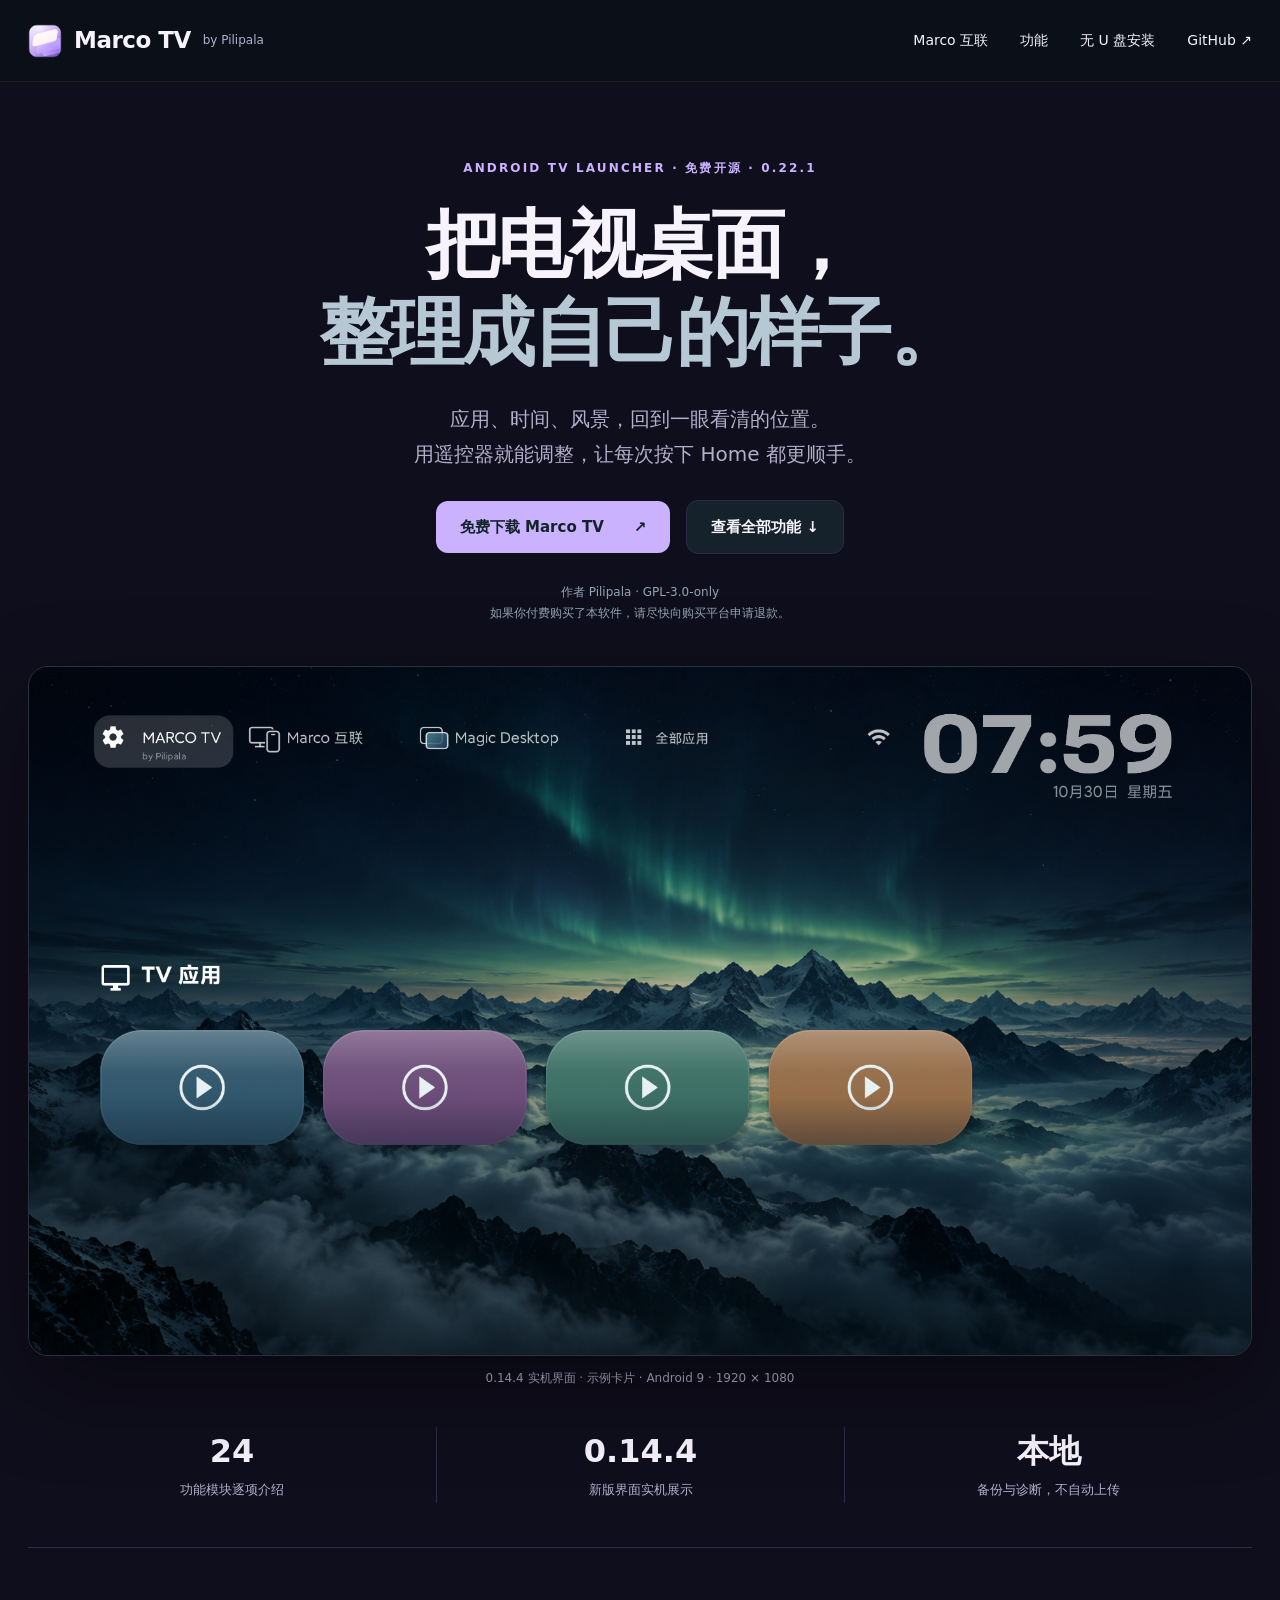
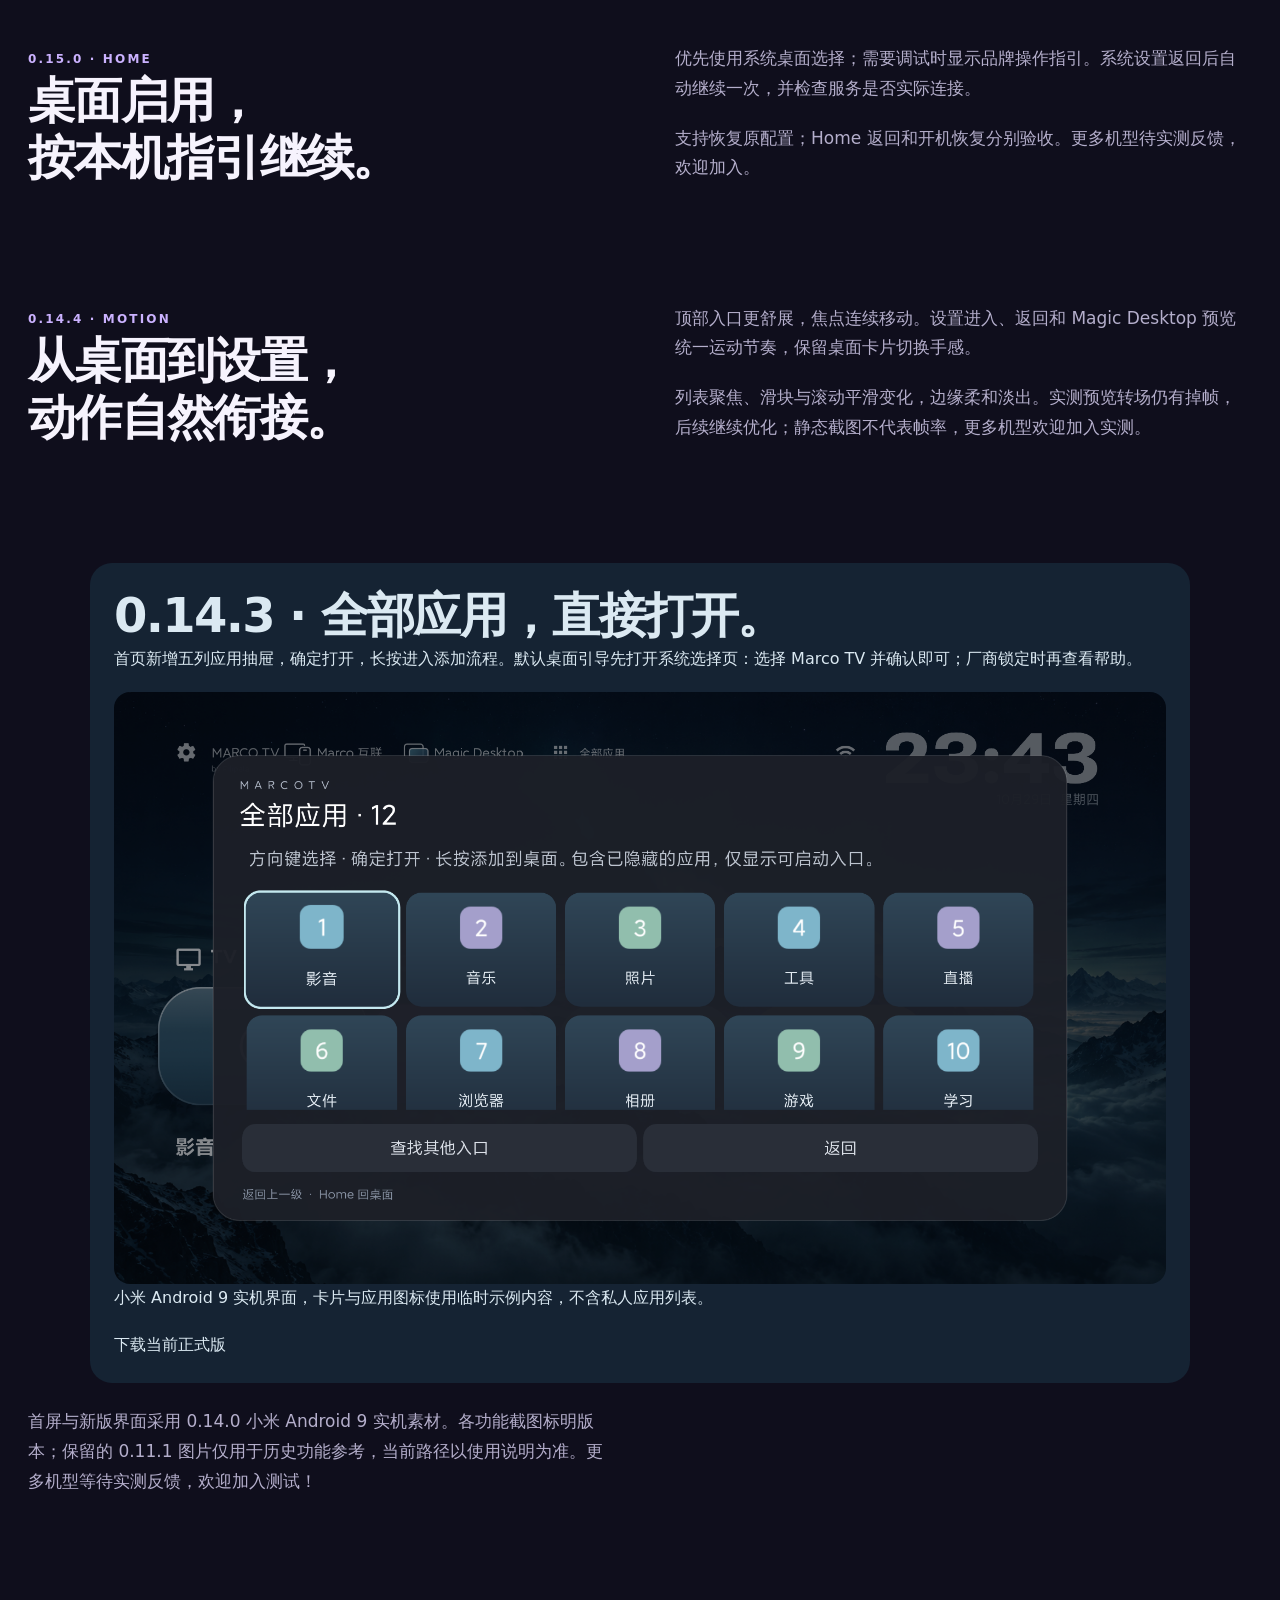
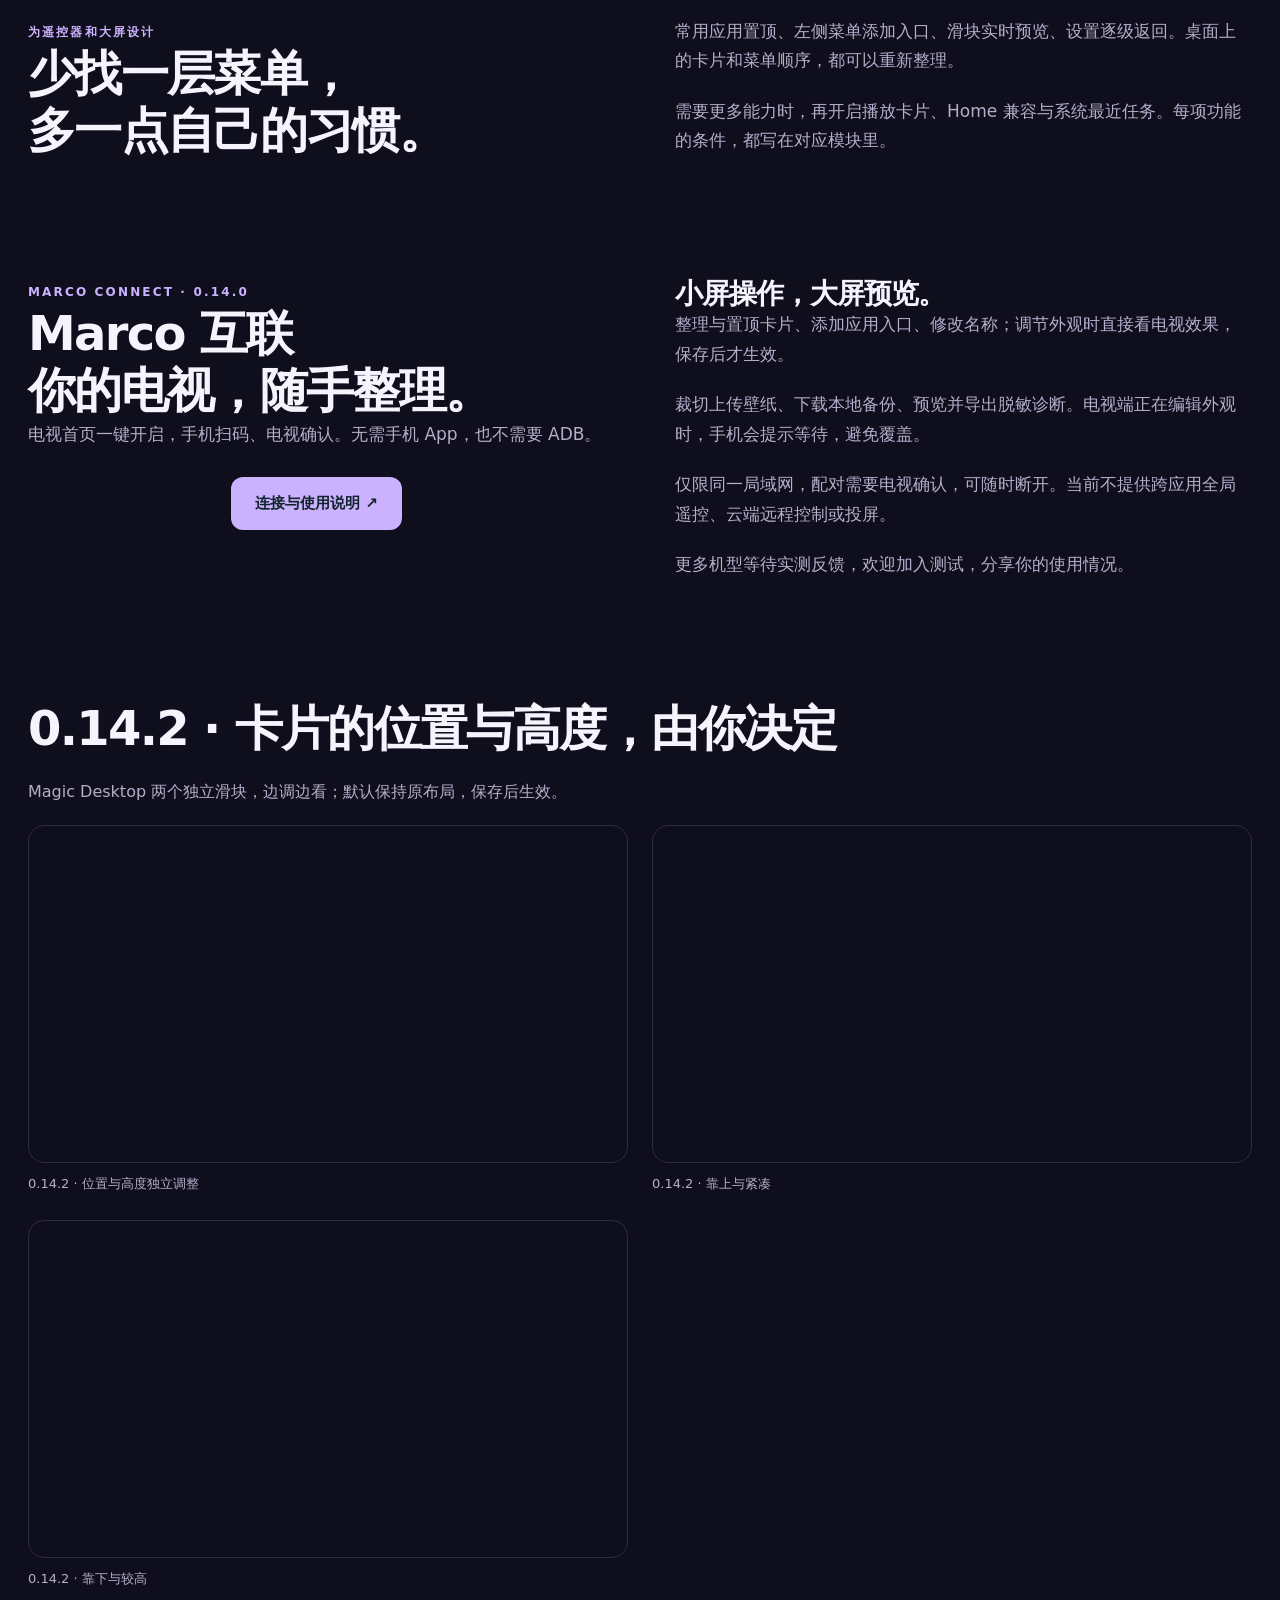
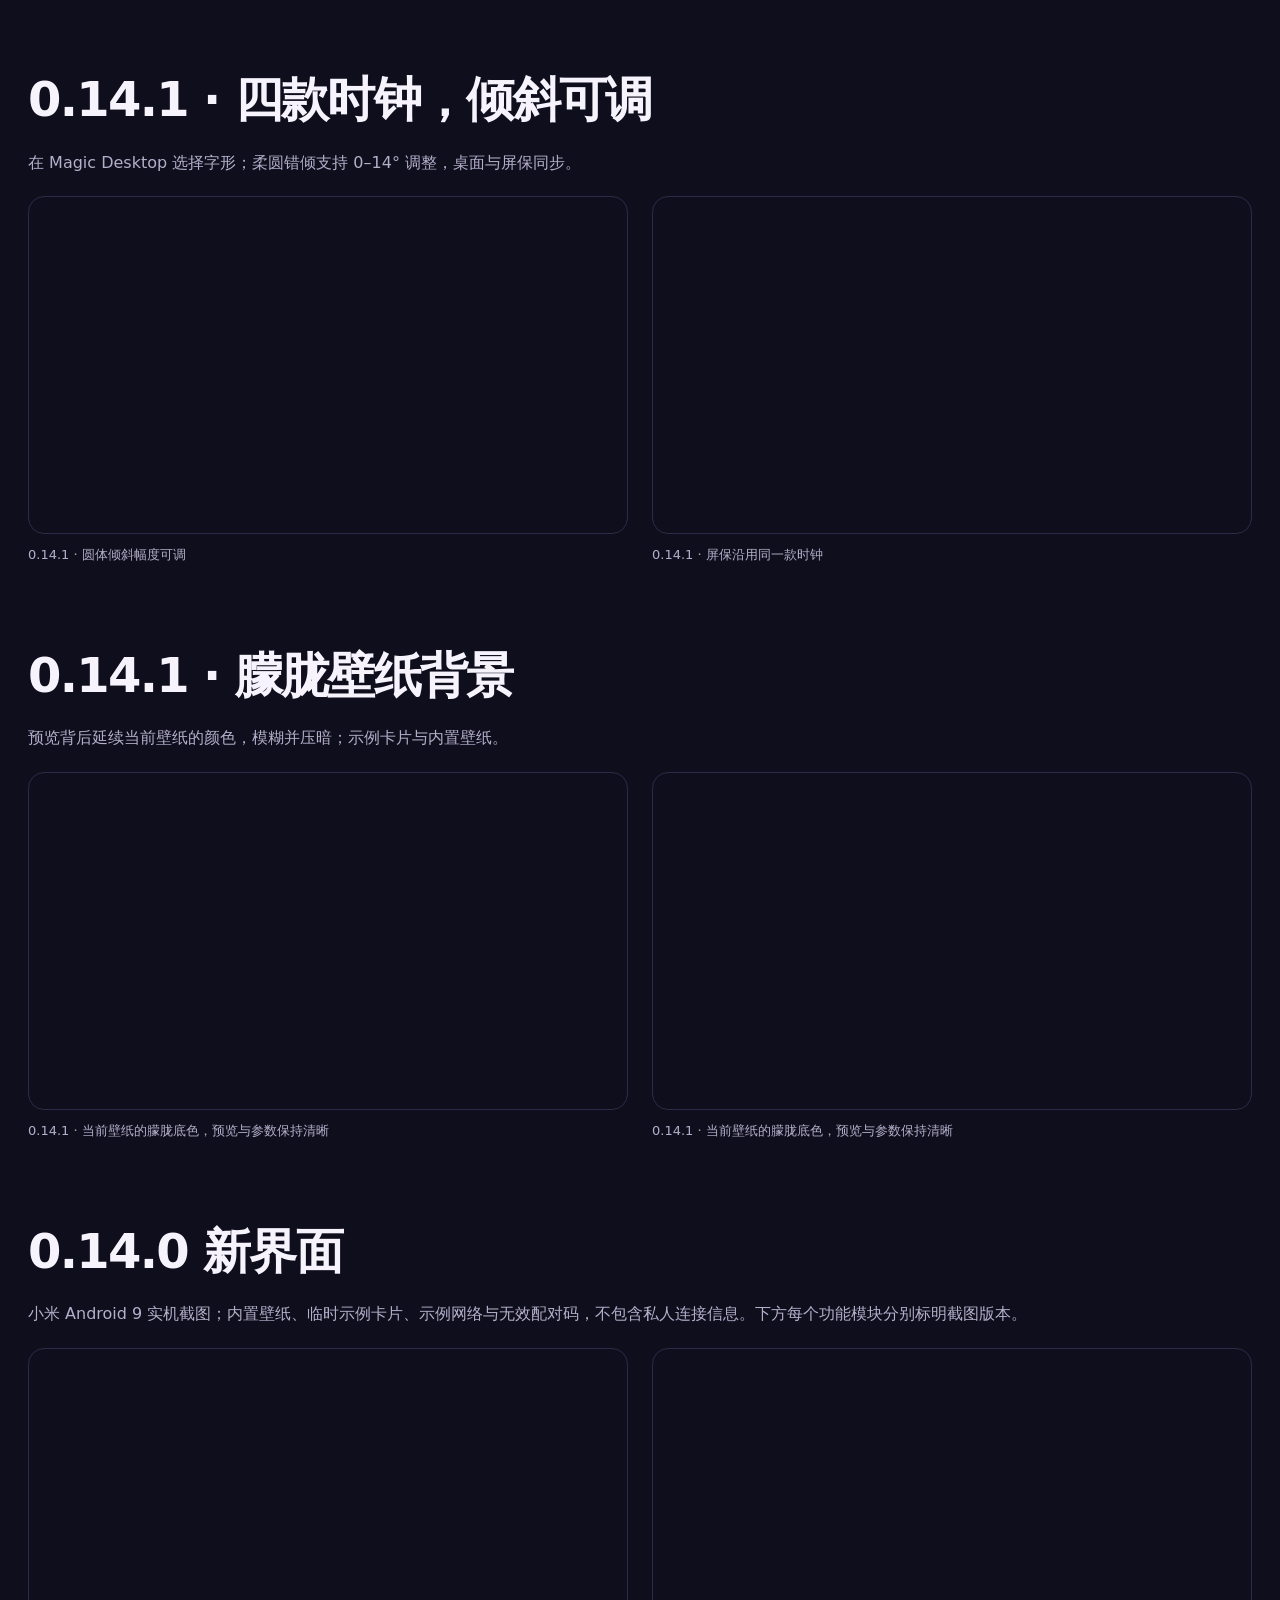
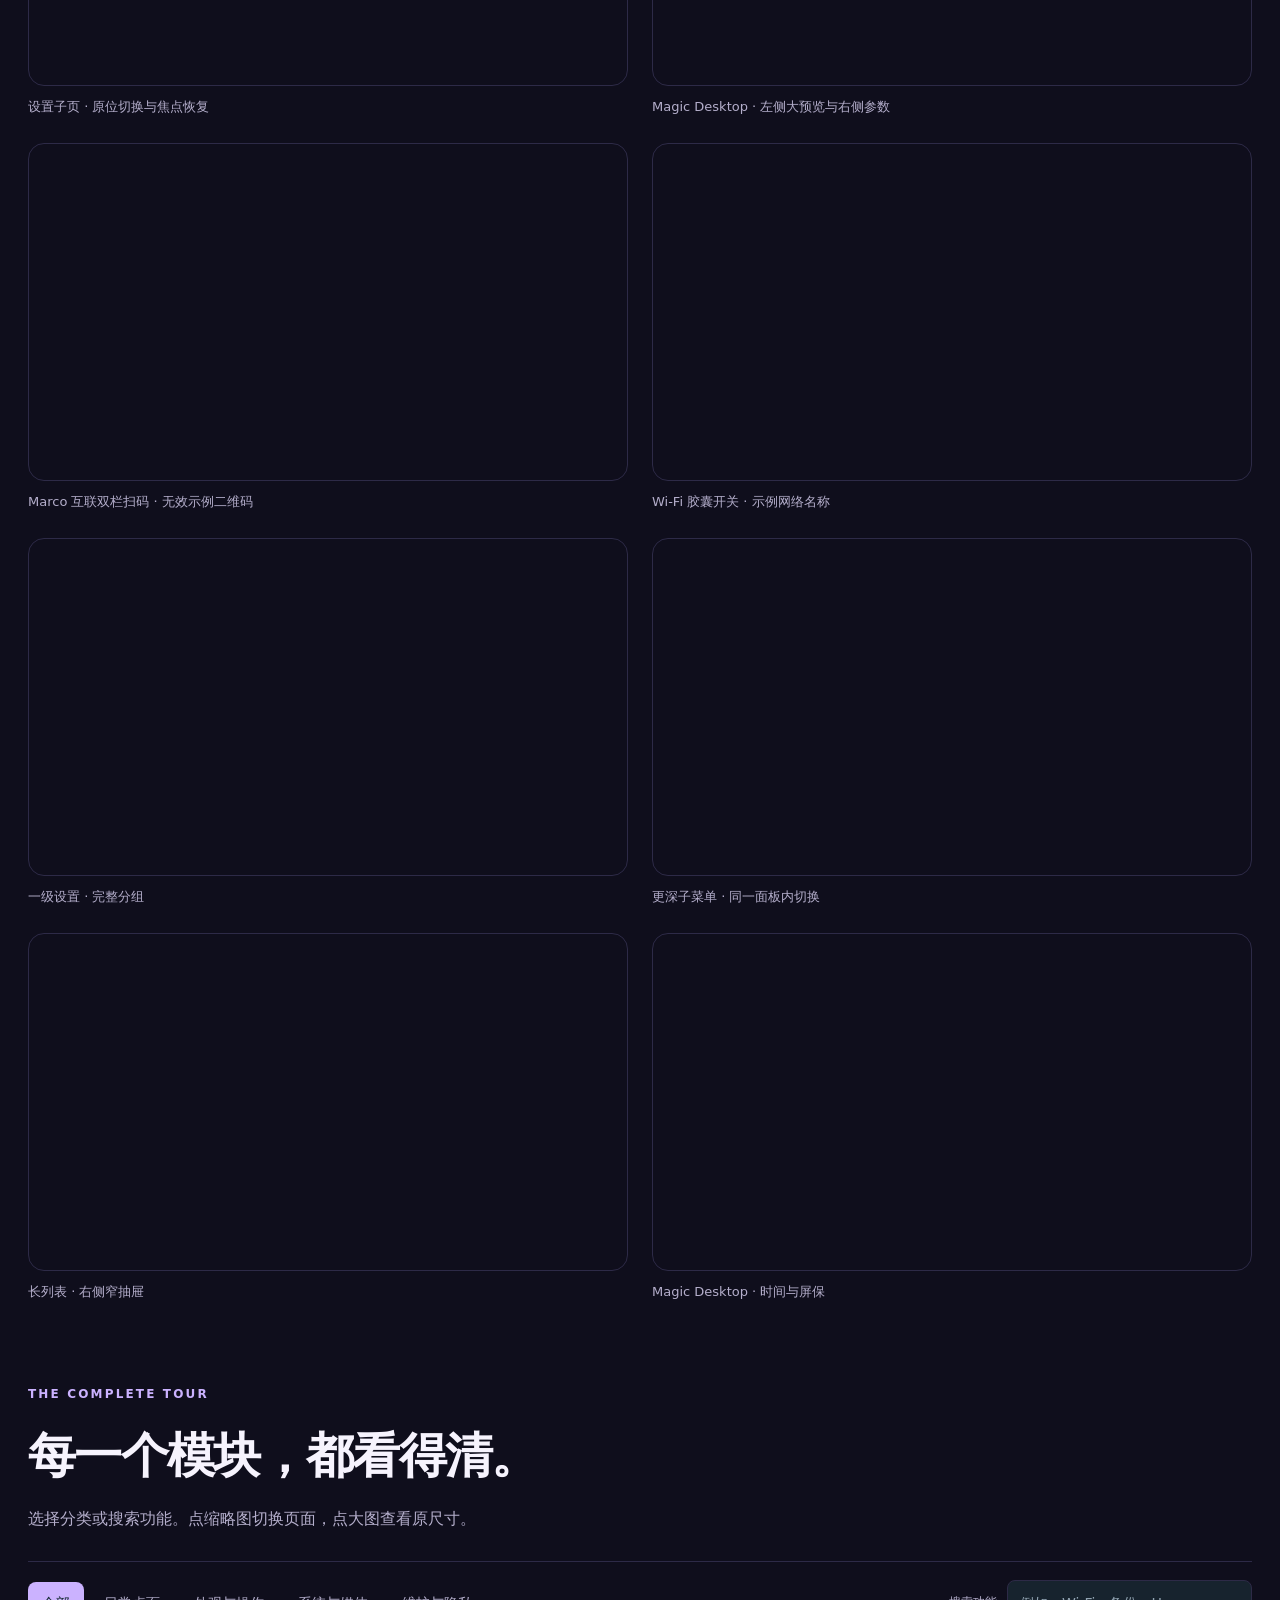
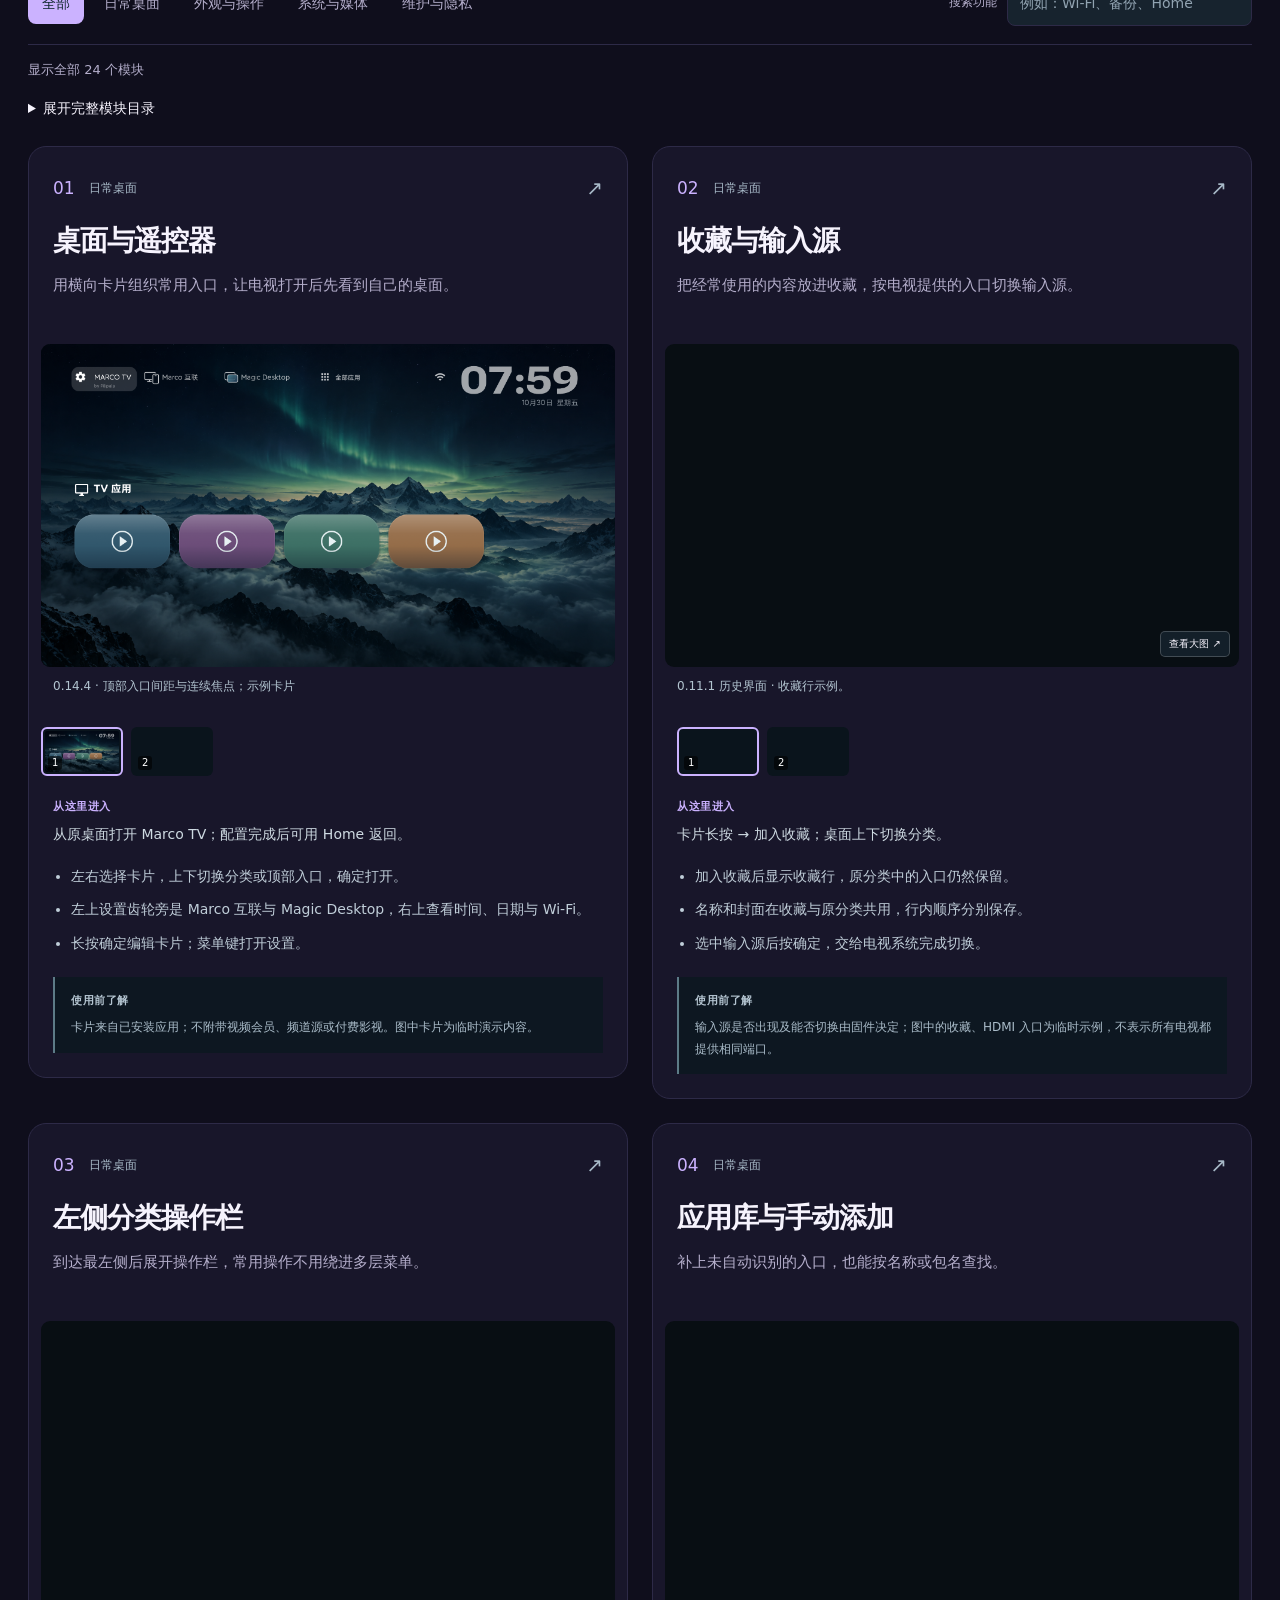
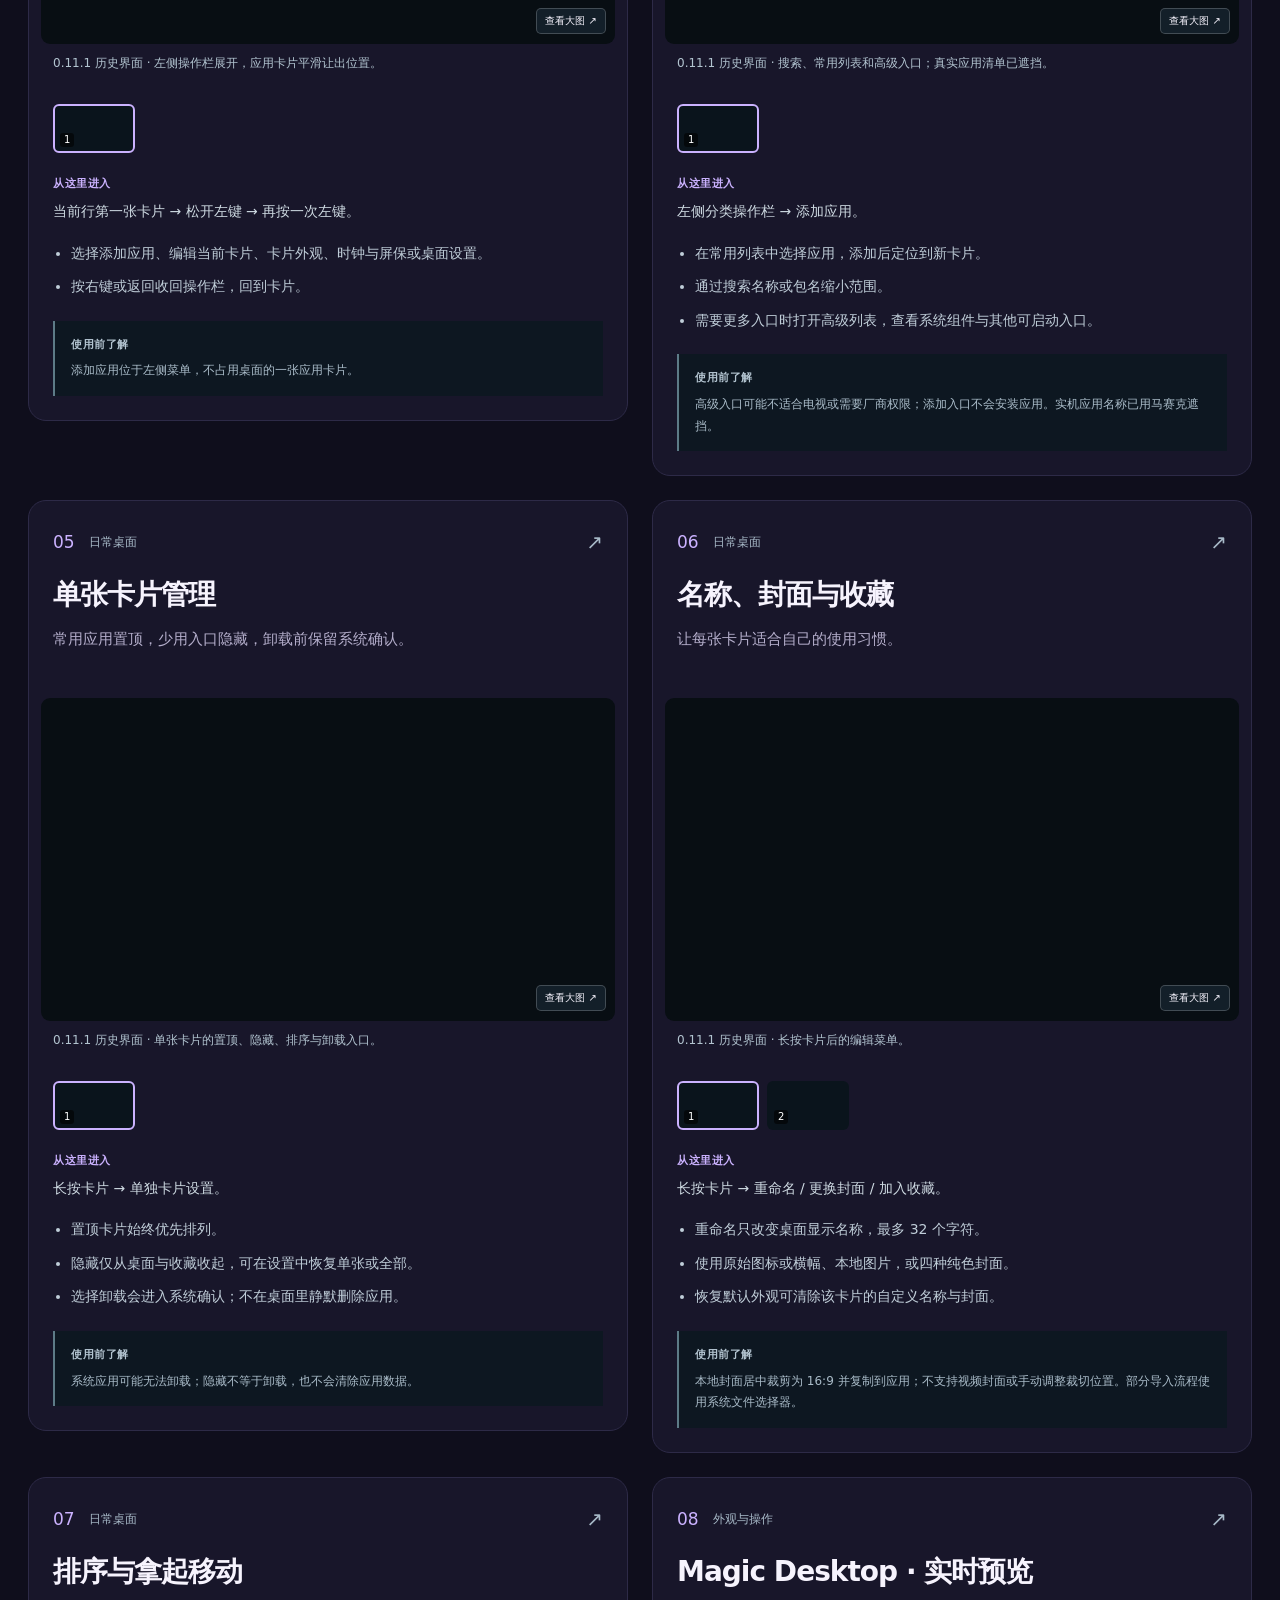
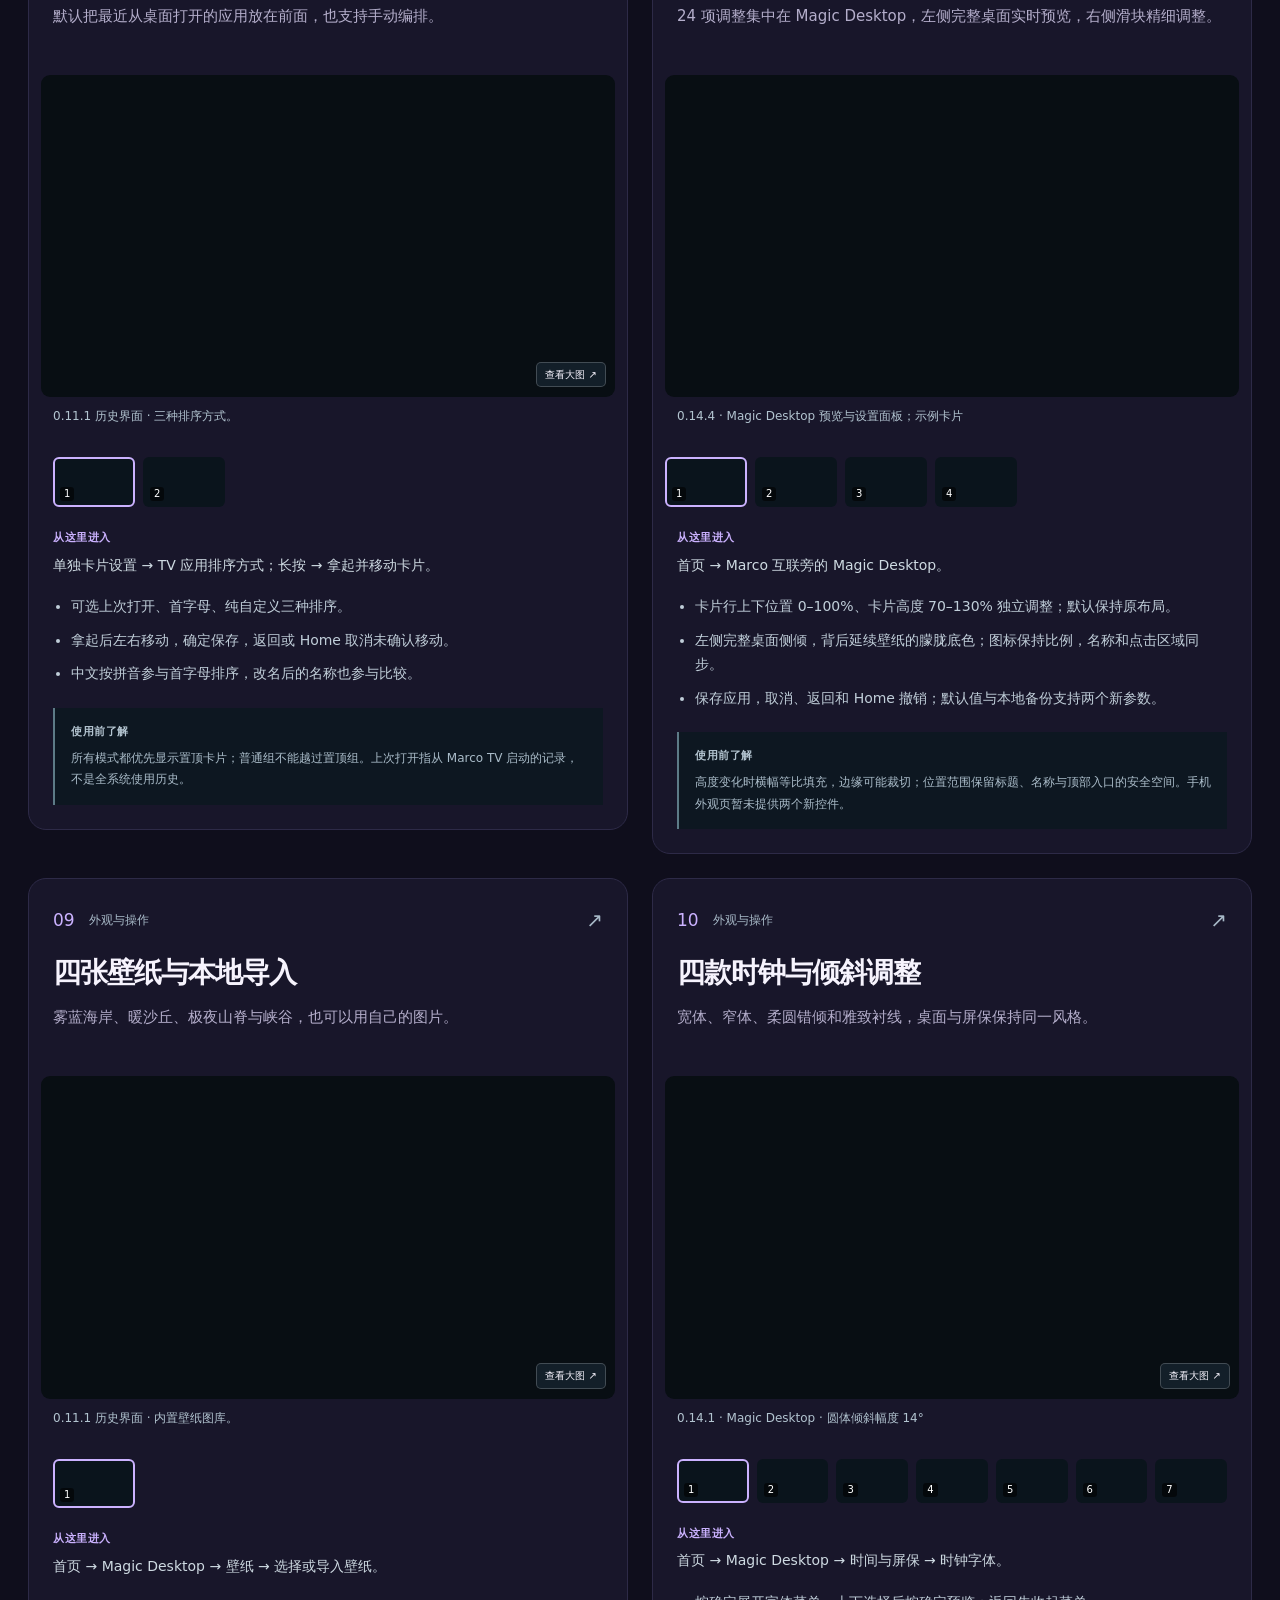
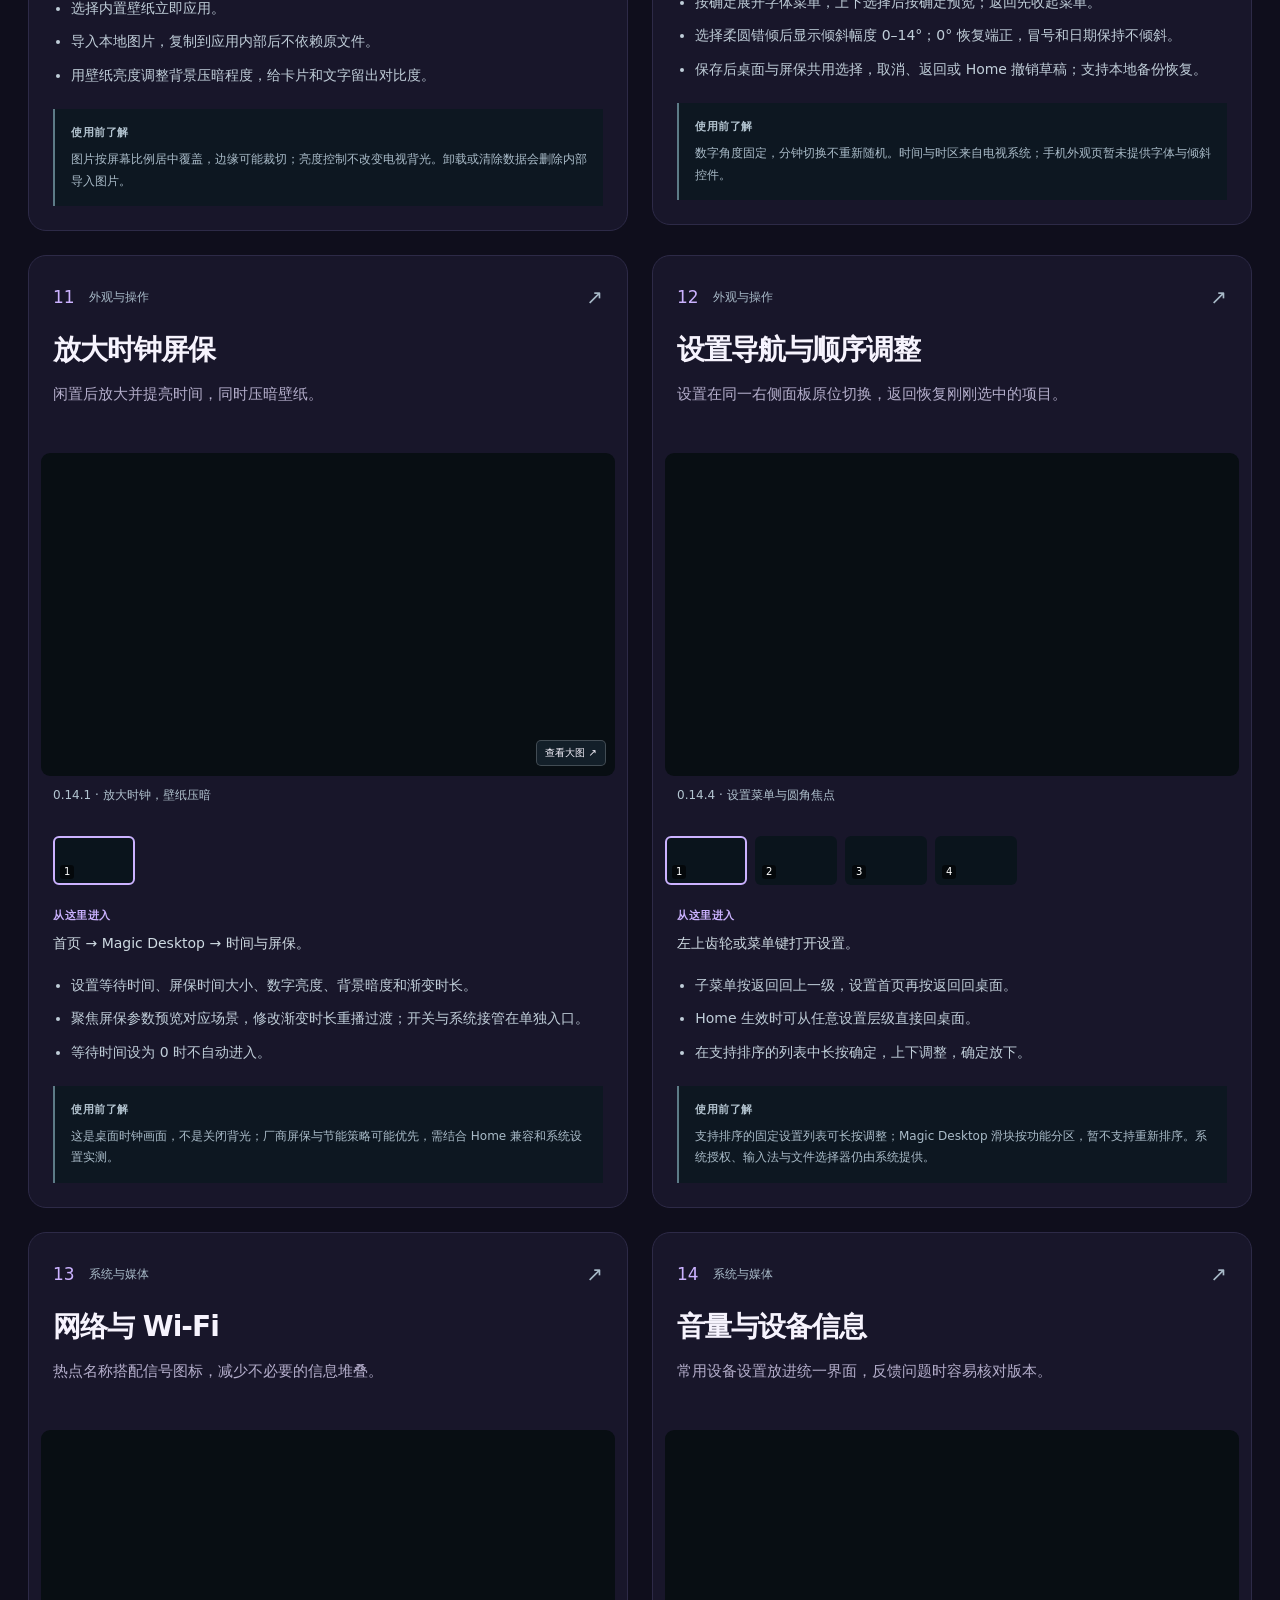
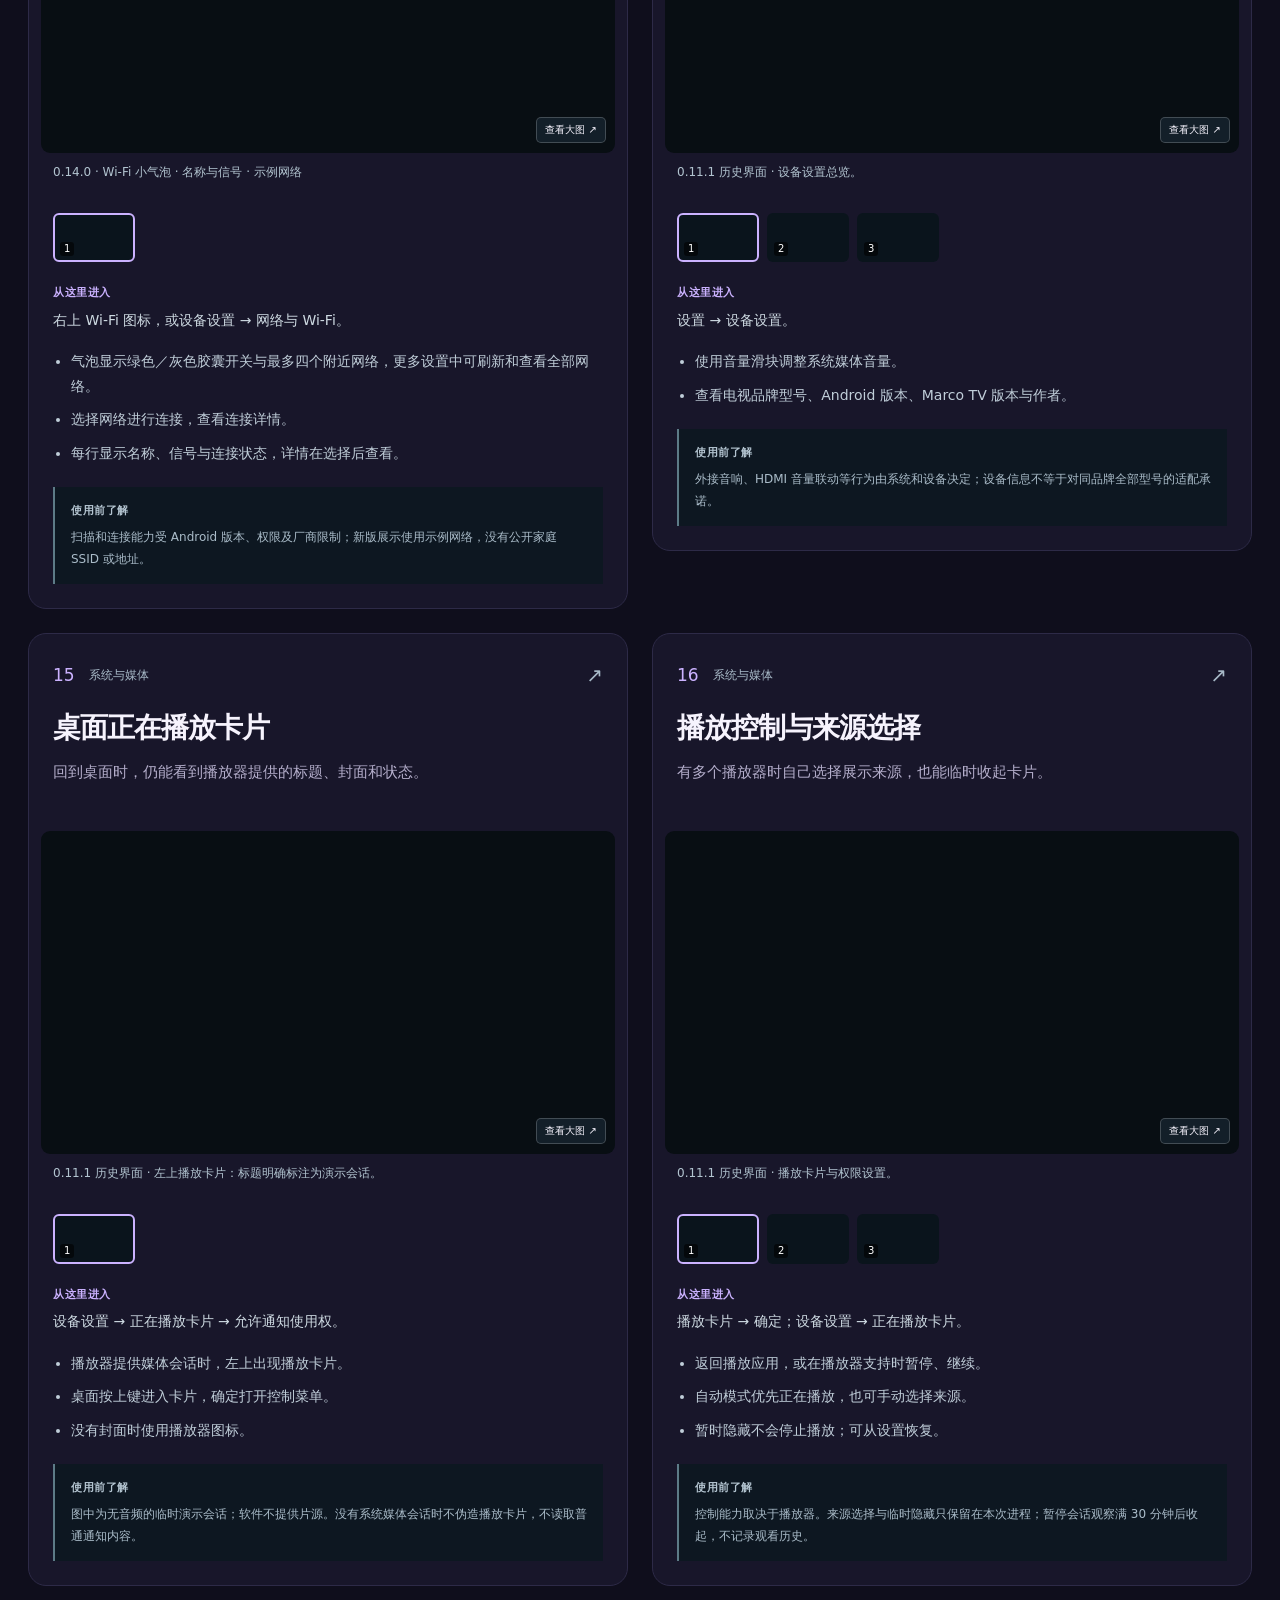
<file: docs/index.html>
<!doctype html><html lang="zh-CN"><meta charset="utf-8"><meta name="viewport" content="width=device-width,initial-scale=1"><meta http-equiv="refresh" content="0;url=showcase/"><title>Marco TV · Pilipala</title><body><p><a href="showcase/">打开 Marco TV 产品介绍与功能展示</a></p></body></html>
</file>
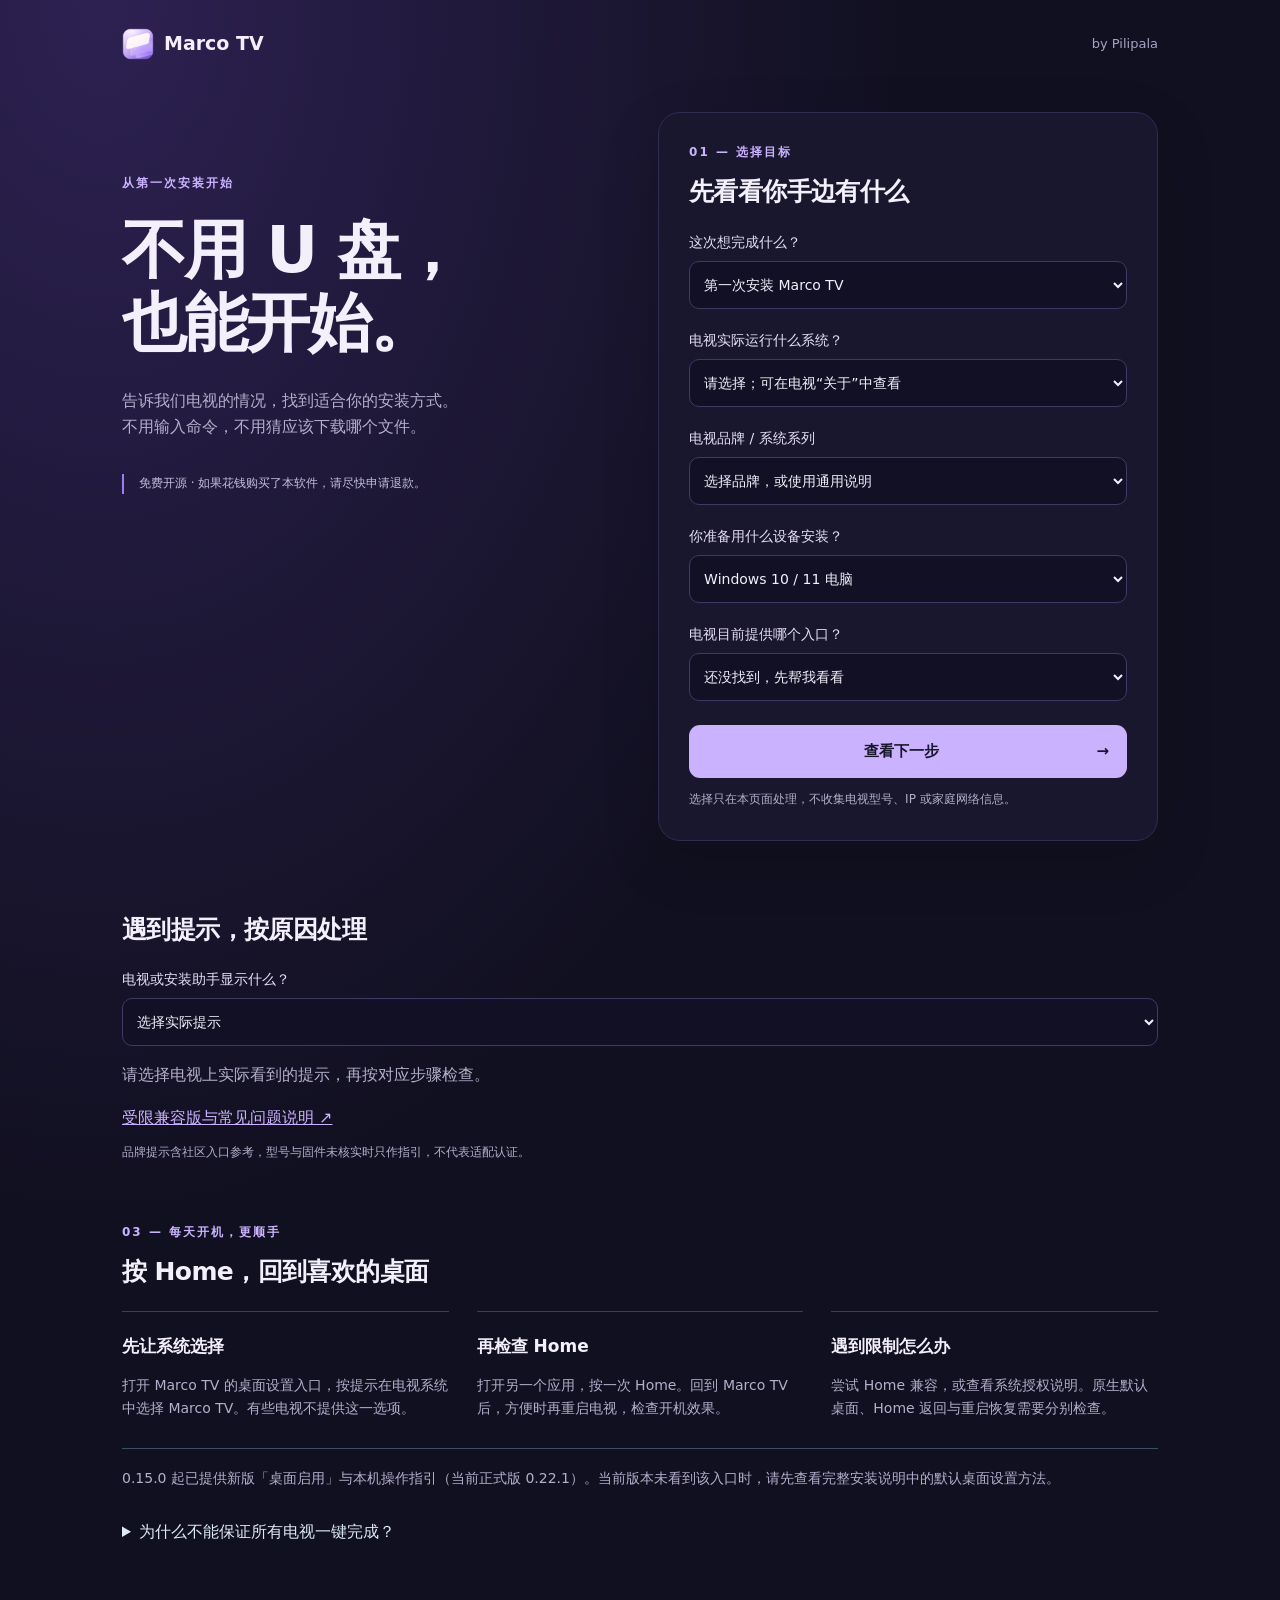
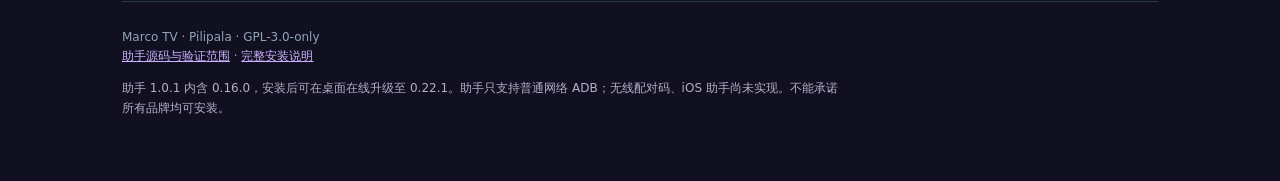
<file: docs/install/index.html>
<!doctype html>
<!-- Copyright (C) 2026 Pilipala · SPDX-License-Identifier: GPL-3.0-only -->
<html lang="zh-CN"><head><meta charset="utf-8"><meta name="viewport" content="width=device-width, initial-scale=1"><title>不用 U 盘，安装 Marco TV</title><meta name="description" content="选择电视系统和手边设备，找到适合你的 Marco TV 安装方式。Pilipala 免费开源。"><link rel="icon" type="image/png" sizes="32x32" href="../brand/favicon-32.png"><link rel="apple-touch-icon" sizes="180x180" href="../brand/favicon-180.png"><link rel="shortcut icon" href="../brand/favicon.ico"><link rel="stylesheet" href="style.css"></head>
<body><header><a class="brand-link" href="https://marcotv.wlj9919.top/"><img src="../brand/app-icon-192.png" width="32" height="32" alt="Marco TV 图标"><span>Marco TV</span></a><span>by Pilipala</span></header><main>
<div class="intro"><p class="eyebrow">从第一次安装开始</p><h1>不用 U 盘，<br>也能开始。</h1><p>告诉我们电视的情况，找到适合你的安装方式。<br>不用输入命令，不用猜应该下载哪个文件。</p><div class="free">免费开源 · 如果花钱购买了本软件，请尽快申请退款。</div></div>
<section class="wizard" aria-label="安装与桌面设置路线"><div class="step">01 — 选择目标</div><h2 id="goalTitle">先看看你手边有什么</h2>
<form id="choices"><label for="purpose">这次想完成什么？</label><select id="purpose"><option value="install">第一次安装 Marco TV</option><option value="home">已经安装，设置默认桌面</option></select><label for="system">电视实际运行什么系统？</label><select id="system" required><option value="">请选择；可在电视“关于”中查看</option><option value="android">Android / Android TV / Google TV（6.0 以上）</option><option value="unknown">不确定 / 华为、荣耀、VIDAA 等待确认</option><option value="other">三星 Tizen / LG webOS / Roku / Apple tvOS</option></select>
<label for="brand">电视品牌 / 系统系列</label><select id="brand"><option value="generic">选择品牌，或使用通用说明</option><option value="xiaomi">小米 / Redmi 国内旧版部分机型</option><option value="google">海外 Android TV / Google TV / 索尼</option><option value="tcl">TCL / 雷鸟国内部分固件</option><option value="skyworth">创维 / 酷开</option><option value="hisense">海信 / Vidda（需确认系统）</option><option value="huawei">华为 / 荣耀（需确认兼容）</option><option value="custom">TCL / 雷鸟 / 海信 / 创维等国内定制系统</option><option value="fire">Amazon Fire TV（Fire OS）</option></select>
<label for="device">你准备用什么设备安装？</label><select id="device"><option value="windows">Windows 10 / 11 电脑</option><option value="android">安卓手机（Android 8 以上）</option><option value="iphone">iPhone / iPad</option><option value="other">Mac / 其他设备 / 只有电视</option></select>
<label for="entry">电视目前提供哪个入口？</label><select id="entry"><option value="unknown">还没找到，先帮我看看</option><option value="browser">有浏览器，能下载并打开 APK</option><option value="receive">有厂商提供的文件接收 / 远程安装入口</option><option value="adb">有普通“网络调试 / ADB 调试”</option><option value="pair">只有“无线调试配对码”</option><option value="none">没有这些入口</option></select>
<button class="primary" type="submit">查看下一步 <span>→</span></button></form>
<p class="local">选择只在本页面处理，不收集电视型号、IP 或家庭网络信息。</p></section>
<section id="result" class="route" hidden tabindex="-1" aria-live="polite"><div class="step">02 — 你的安装路线</div><h2 id="routeTitle"></h2><p id="routeIntro"></p><ol id="steps"></ol><div id="download"></div><p id="limits" class="note"></p><details><summary>按品牌查开关位置</summary><p id="brandGuide"></p><a href="https://github.com/Pilipala9919/MarcoTV/blob/main/docs/各品牌电视设置入口.md">完整品牌入口与资料依据 ↗</a></details><a class="again" href="#choices">换一种安装方式 ↑</a></section>
<section class="after" id="install-errors"><h2>遇到提示，按原因处理</h2><label for="installError">电视或安装助手显示什么？</label><select id="installError"><option value="">选择实际提示</option><option value="source">不允许此来源安装应用</option><option value="verification">INSTALL_FAILED_VERIFICATION_FAILURE</option><option value="launcher">disable install launcher app not signature by tcl</option><option value="parse">安装解析包错误 / 解析软件包时出现问题</option><option value="signature">其他签名不一致提示</option><option value="connect">连接失败 / unauthorized</option></select><p id="installErrorHelp" aria-live="polite">请选择电视上实际看到的提示，再按对应步骤检查。</p><a href="https://github.com/Pilipala9919/MarcoTV/blob/main/docs/常见问题.md">受限兼容版与常见问题说明 ↗</a><p class="local">品牌提示含社区入口参考，型号与固件未核实时只作指引，不代表适配认证。</p></section>
<section class="after" id="home-guide"><div class="step">03 — 每天开机，更顺手</div><h2>按 Home，回到喜欢的桌面</h2><div class="tiles"><article><b>先让系统选择</b><p>打开 Marco TV 的桌面设置入口，按提示在电视系统中选择 Marco TV。有些电视不提供这一选项。</p></article><article><b>再检查 Home</b><p>打开另一个应用，按一次 Home。回到 Marco TV 后，方便时再重启电视，检查开机效果。</p></article><article><b>遇到限制怎么办</b><p>尝试 Home 兼容，或查看系统授权说明。原生默认桌面、Home 返回与重启恢复需要分别检查。</p></article></div><p class="note">0.15.0 起已提供新版「桌面启用」与本机操作指引（当前正式版 0.22.1）。当前版本未看到该入口时，请先查看完整安装说明中的默认桌面设置方法。</p><details><summary>为什么不能保证所有电视一键完成？</summary><p>电视厂商可能固定 Home 行为、限制后台启动，或在重启时关闭辅助服务。Marco TV 会提供可用路线和检查结果；系统确认弹窗仍需要你使用遥控器允许。</p><a href="https://github.com/Pilipala9919/MarcoTV/blob/main/docs/安装说明.md">查看完整设置与授权说明 ↗</a></details></section>
<footer>Marco TV · Pilipala · GPL-3.0-only<br><a href="https://github.com/Pilipala9919/MarcoTV/tree/main/installer">助手源码与验证范围</a> · <a href="https://github.com/Pilipala9919/MarcoTV/blob/main/docs/安装说明.md">完整安装说明</a><p>助手 1.0.1 内含 0.16.0，安装后可在桌面在线升级至 0.22.1。助手只支持普通网络 ADB；无线配对码、iOS 助手尚未实现。不能承诺所有品牌均可安装。</p></footer>
</main><script src="app.js"></script></body></html>
</file>
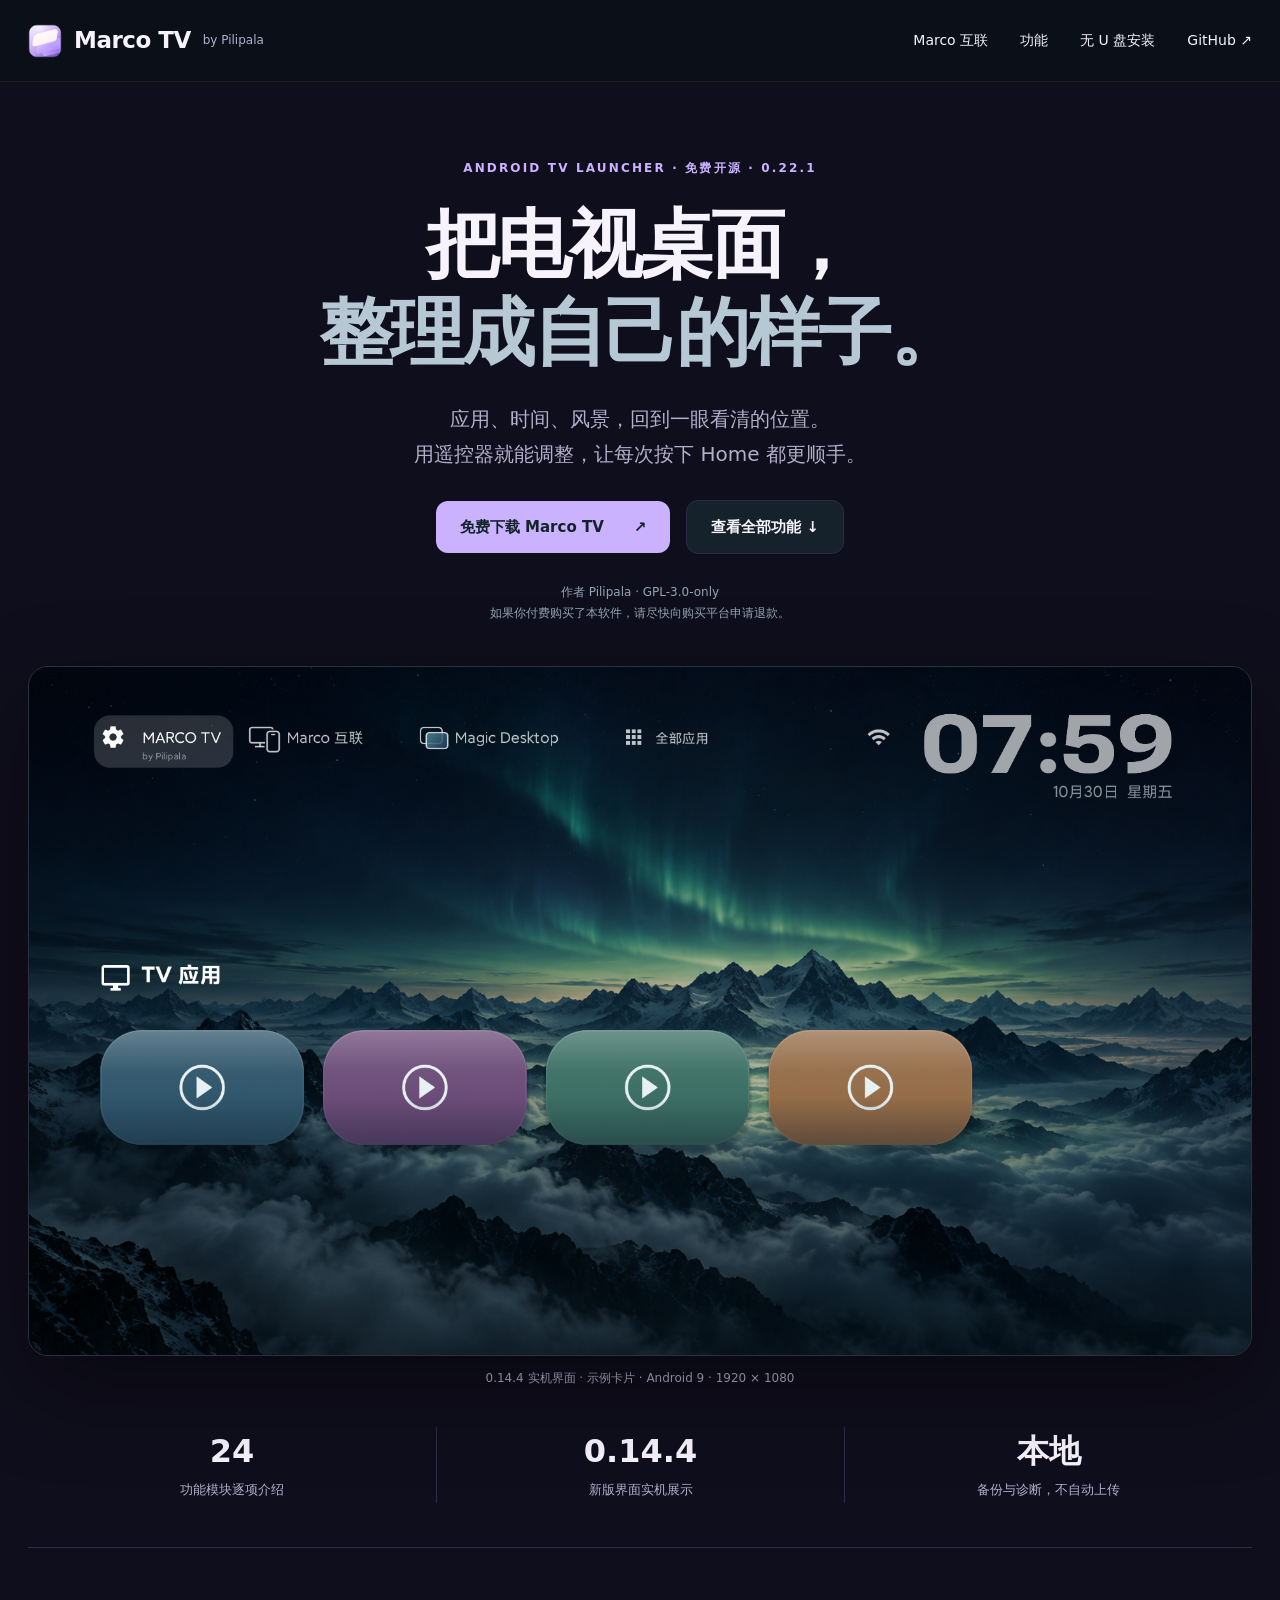
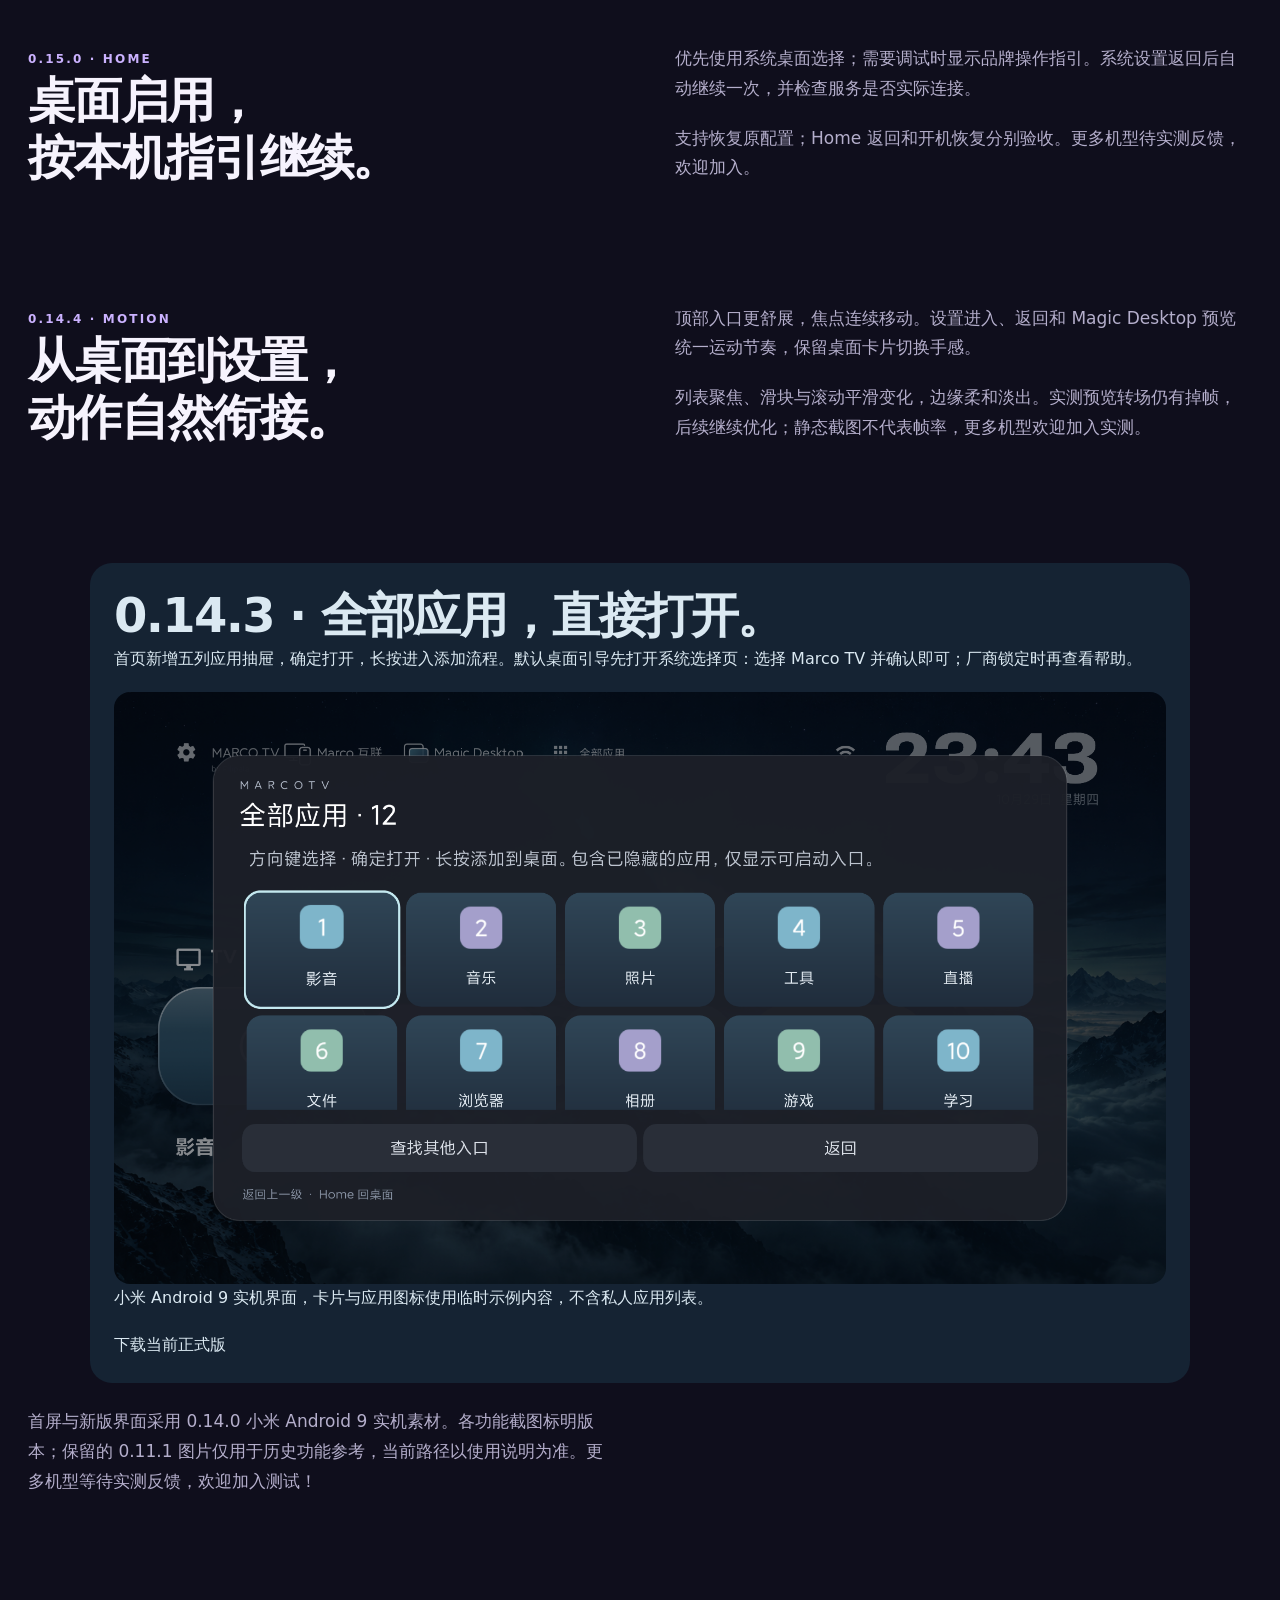
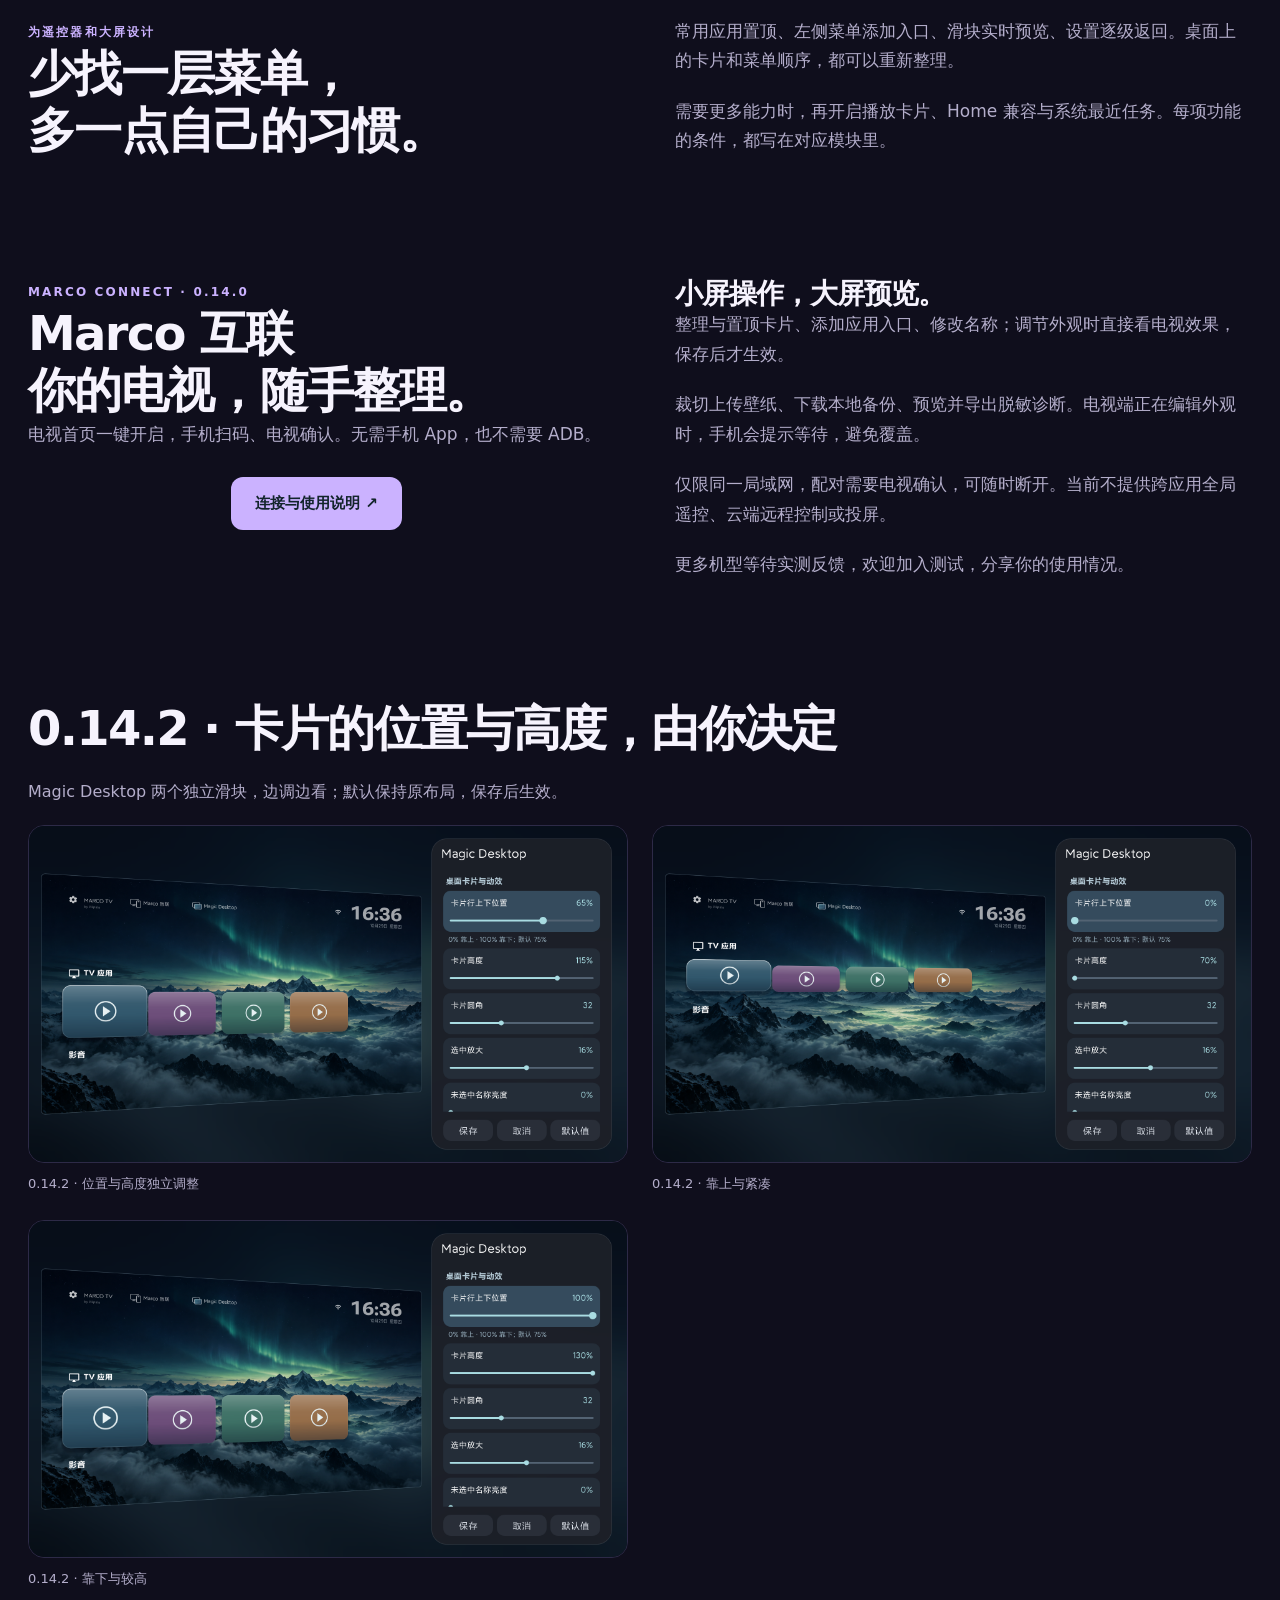
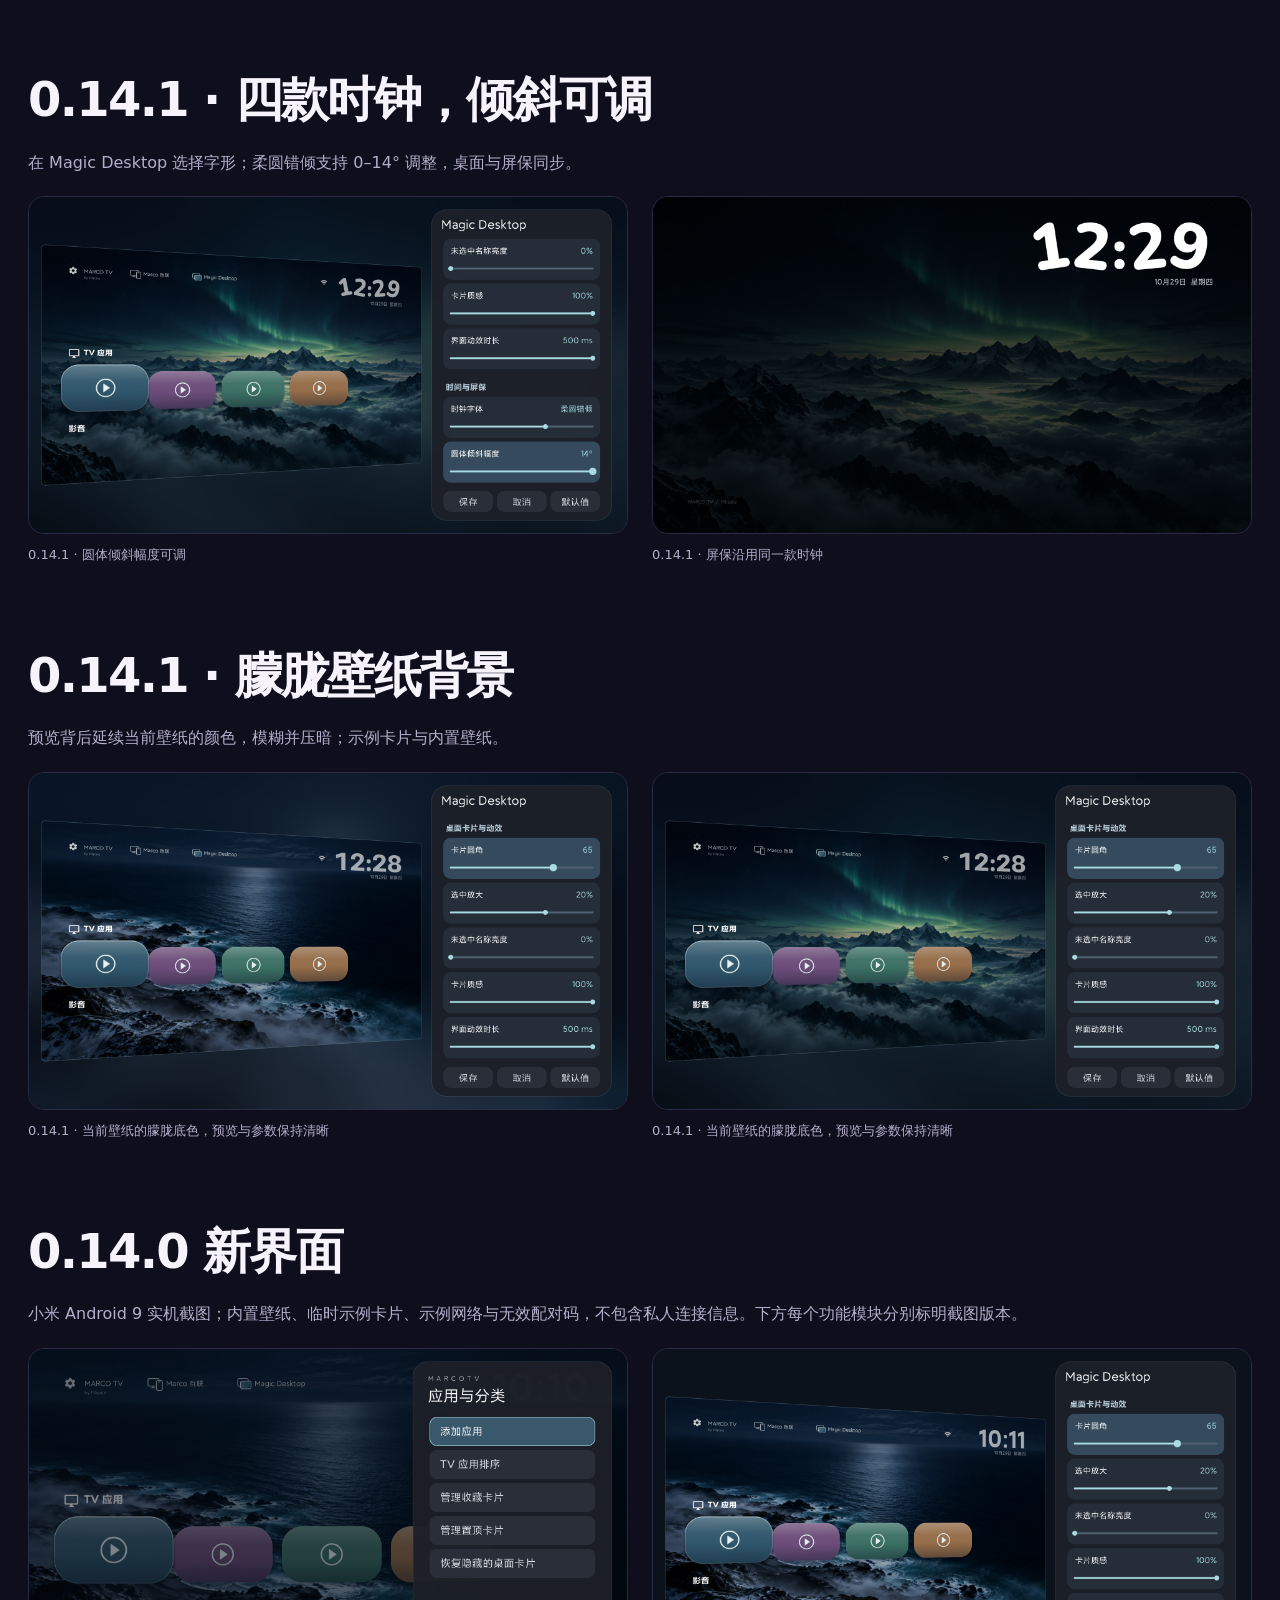
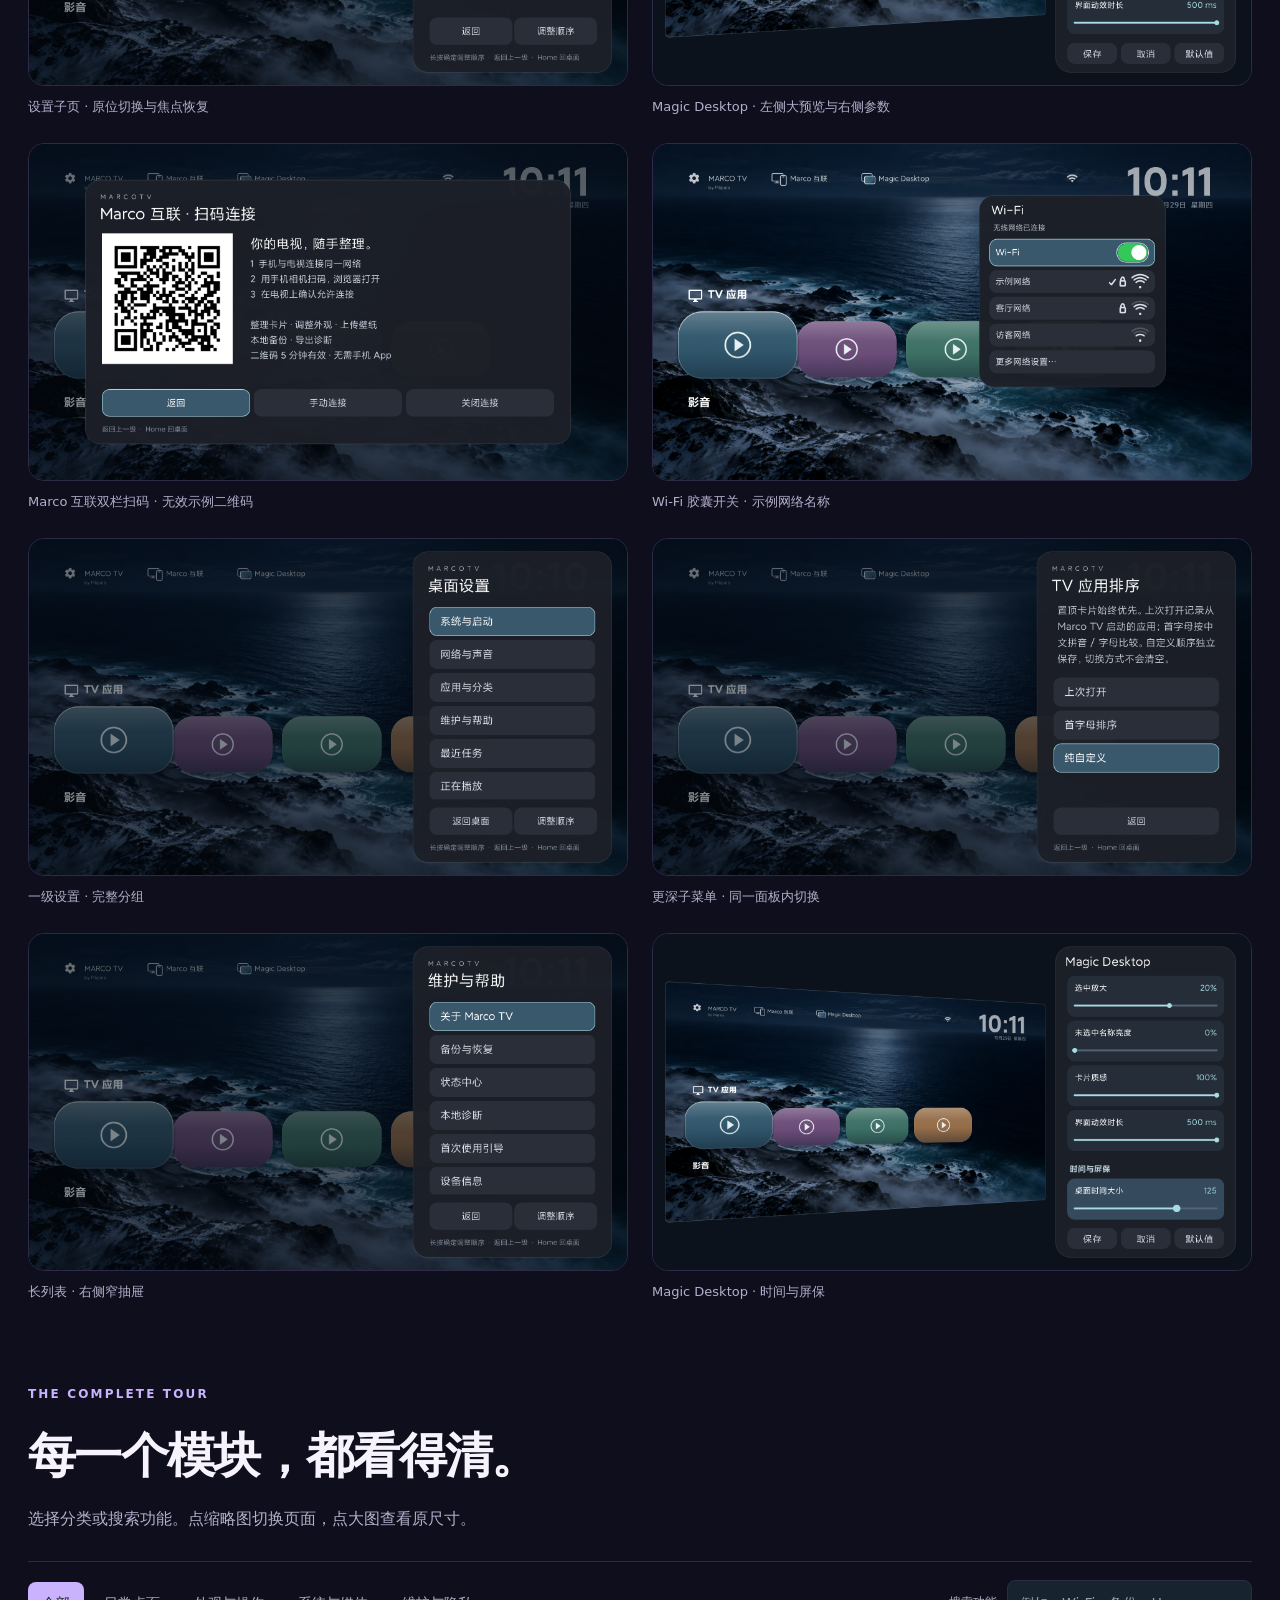
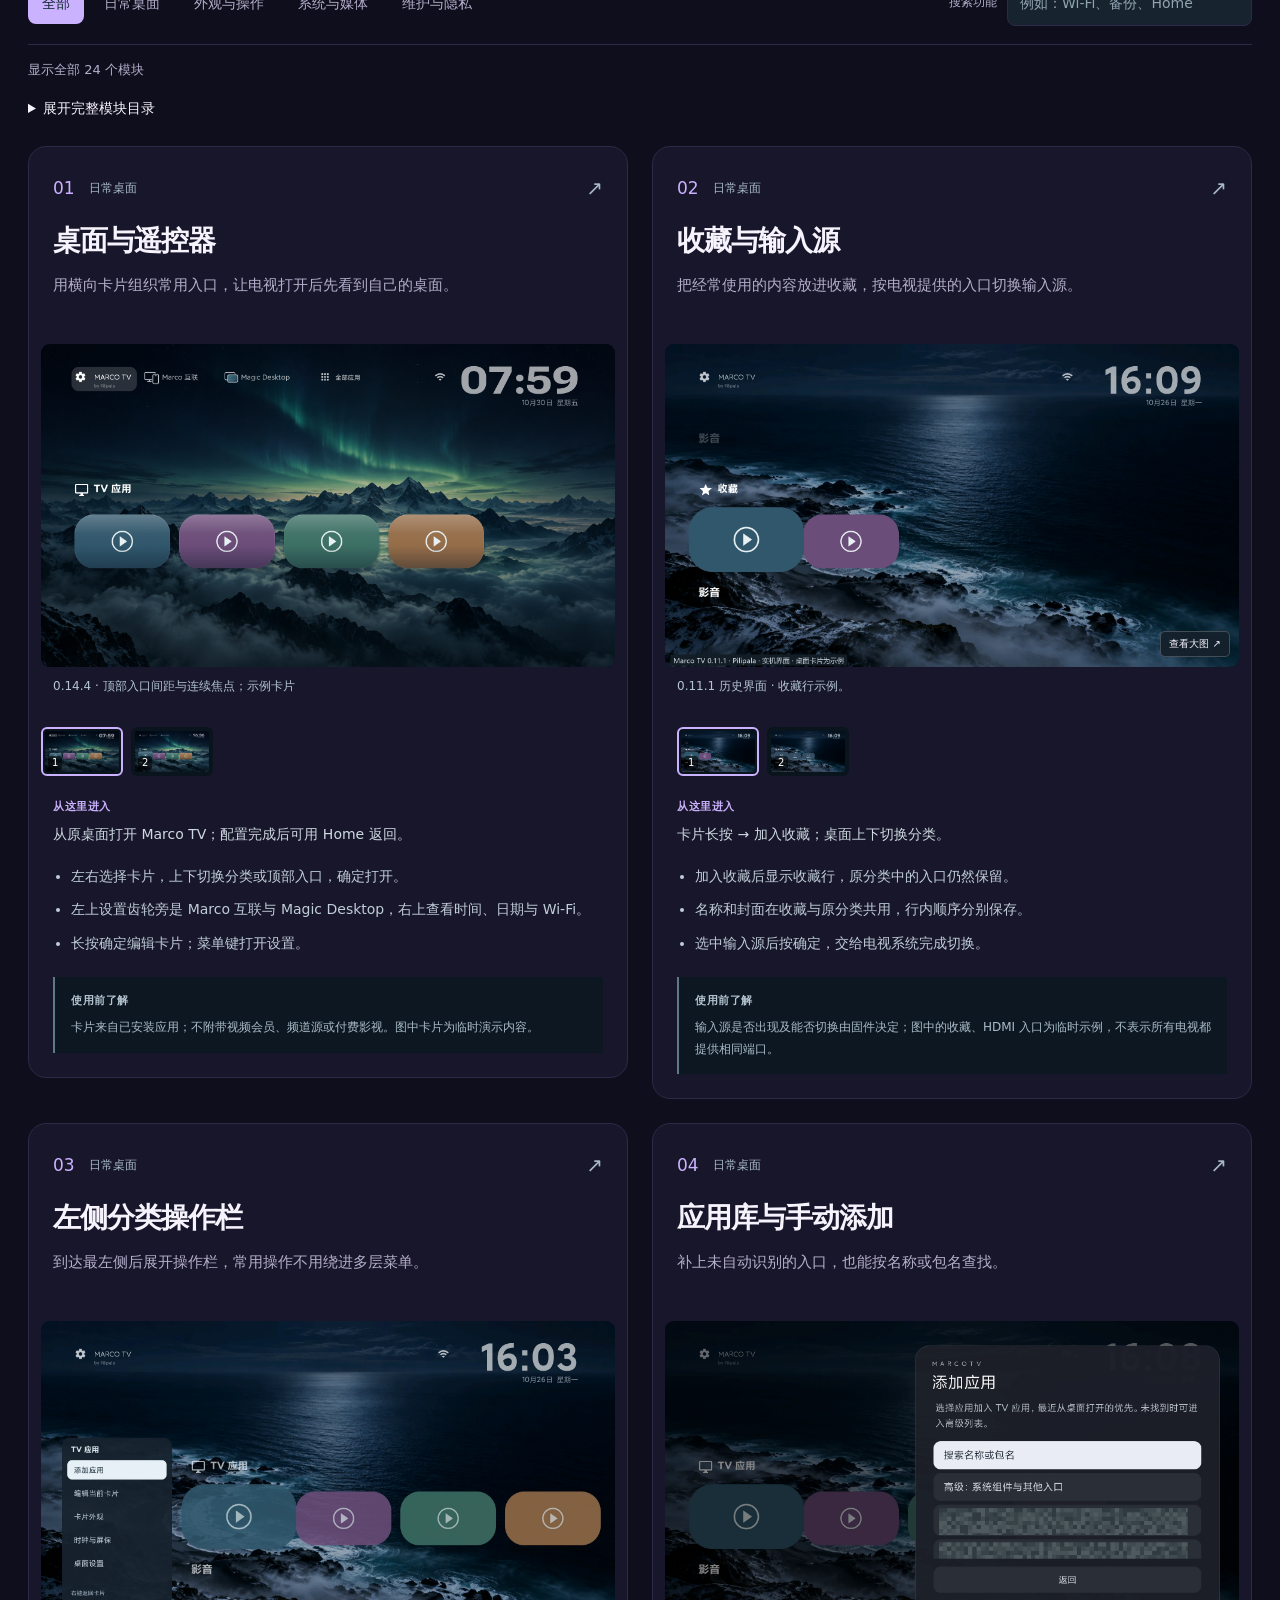
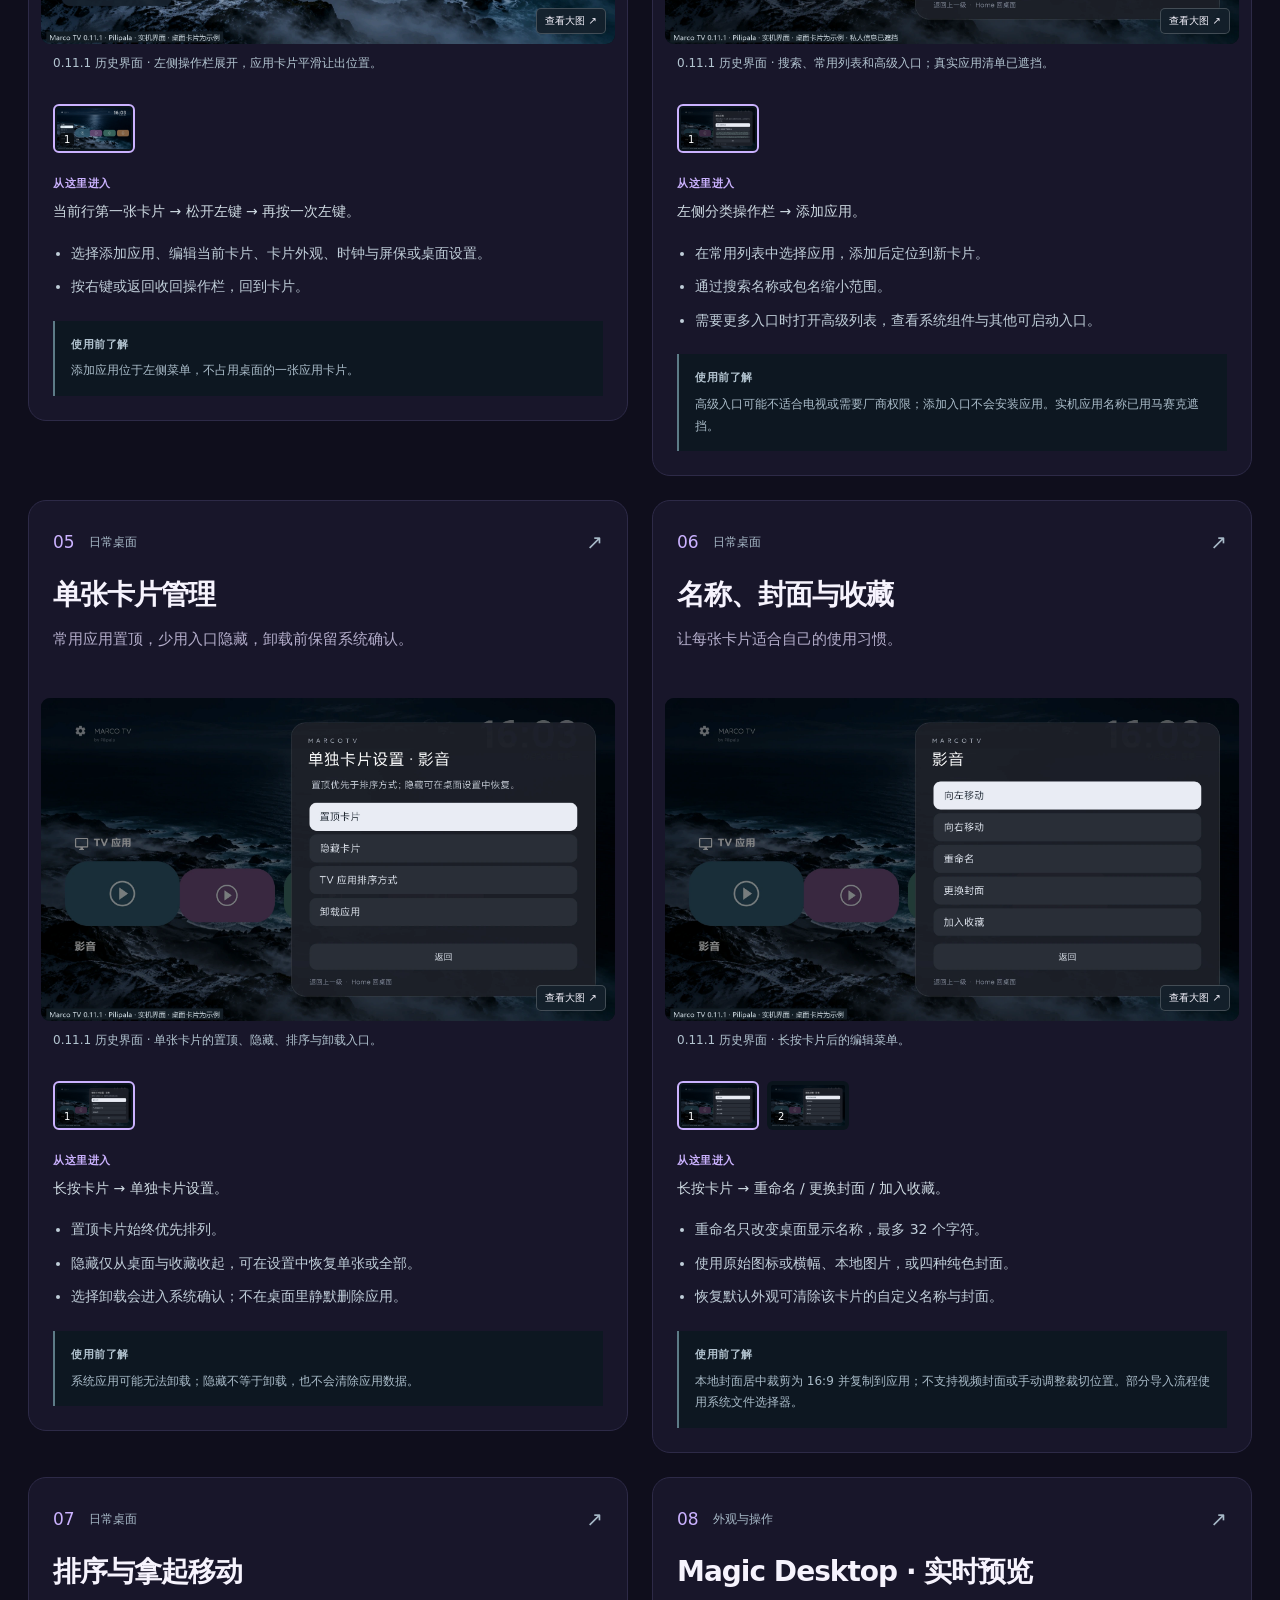
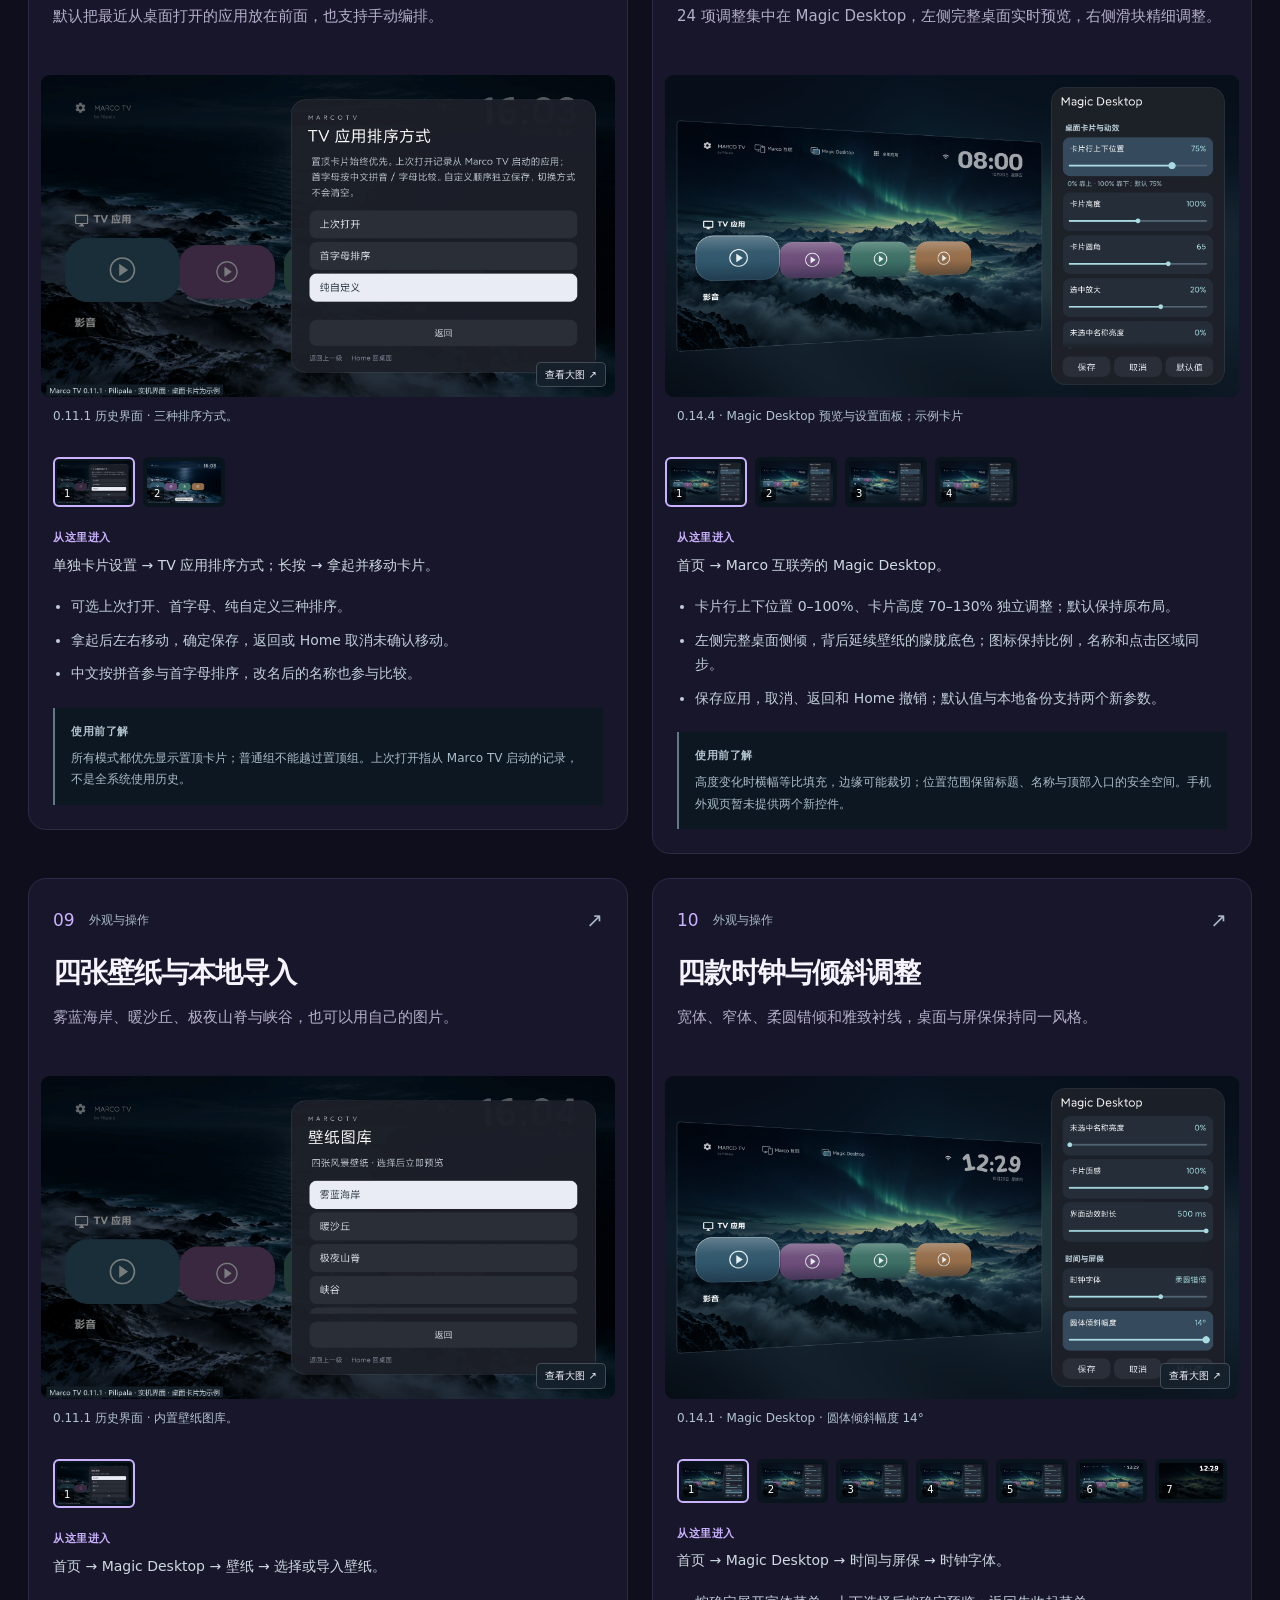
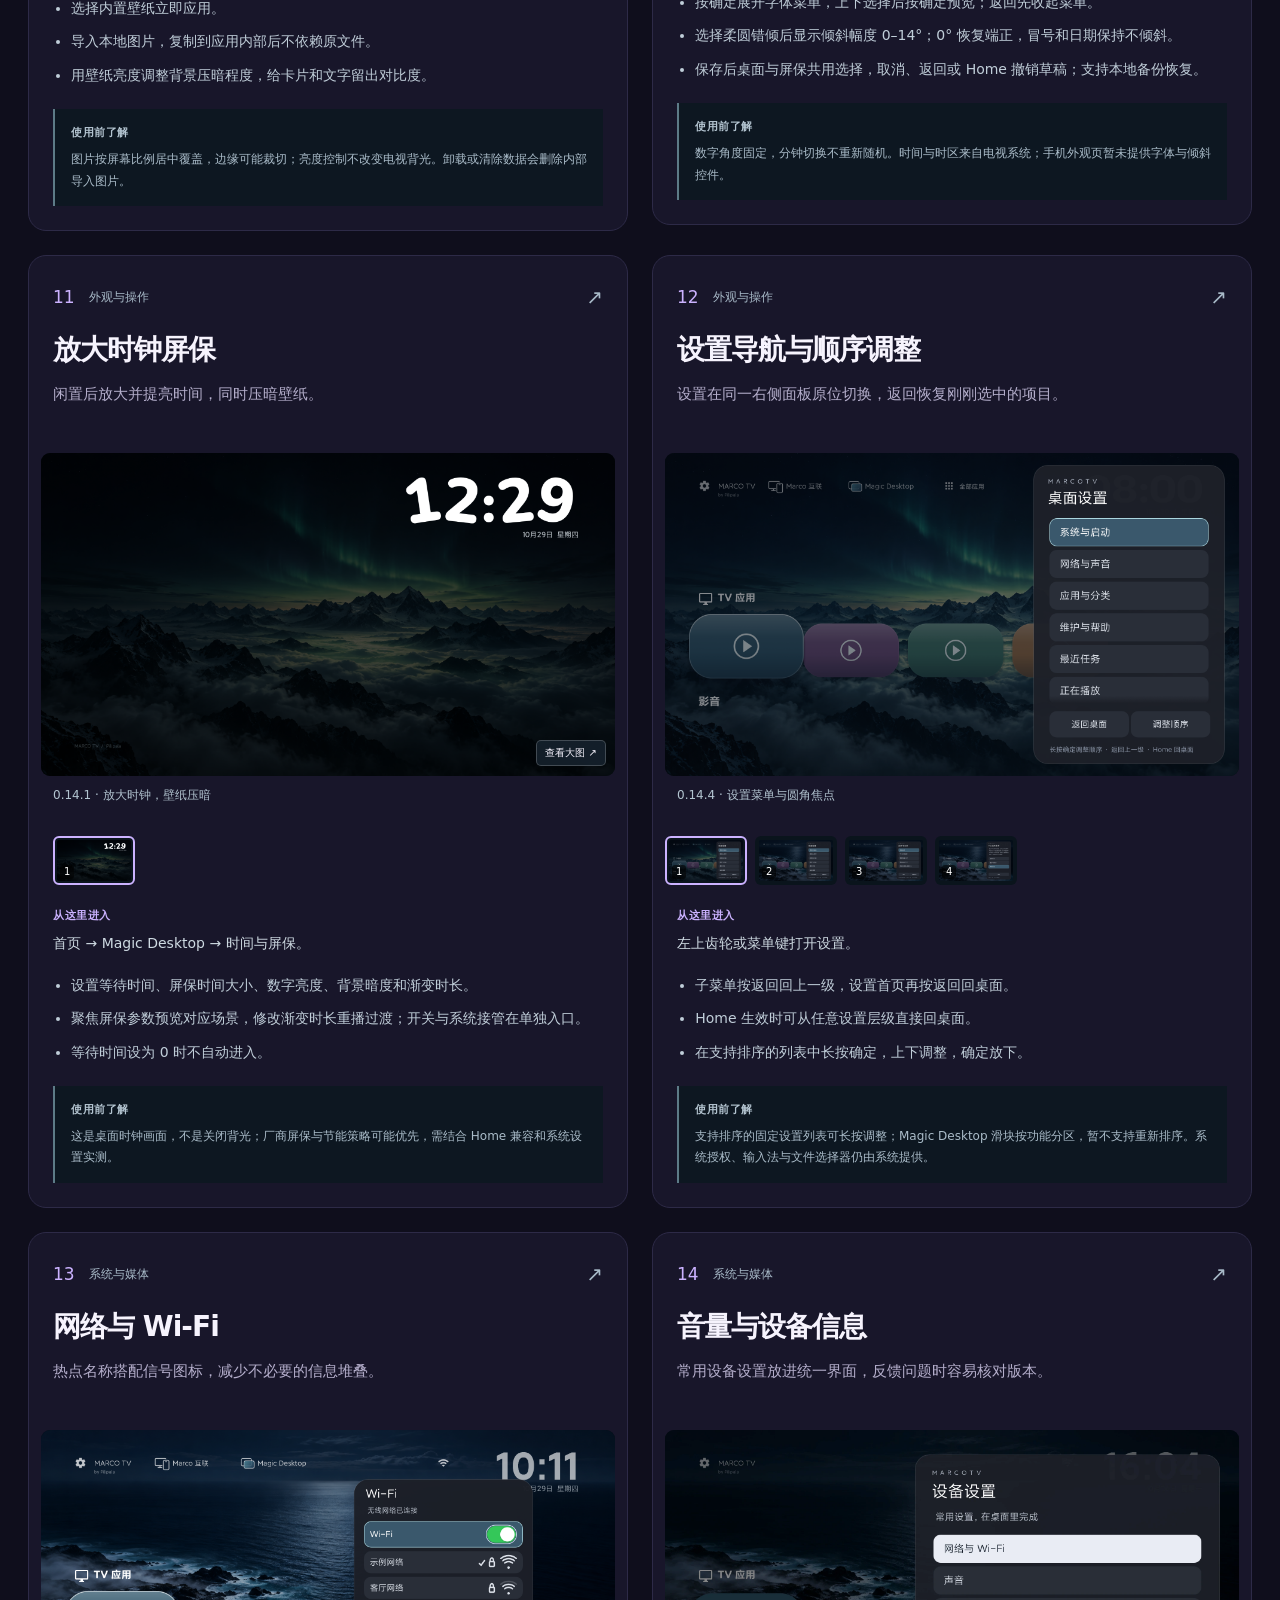
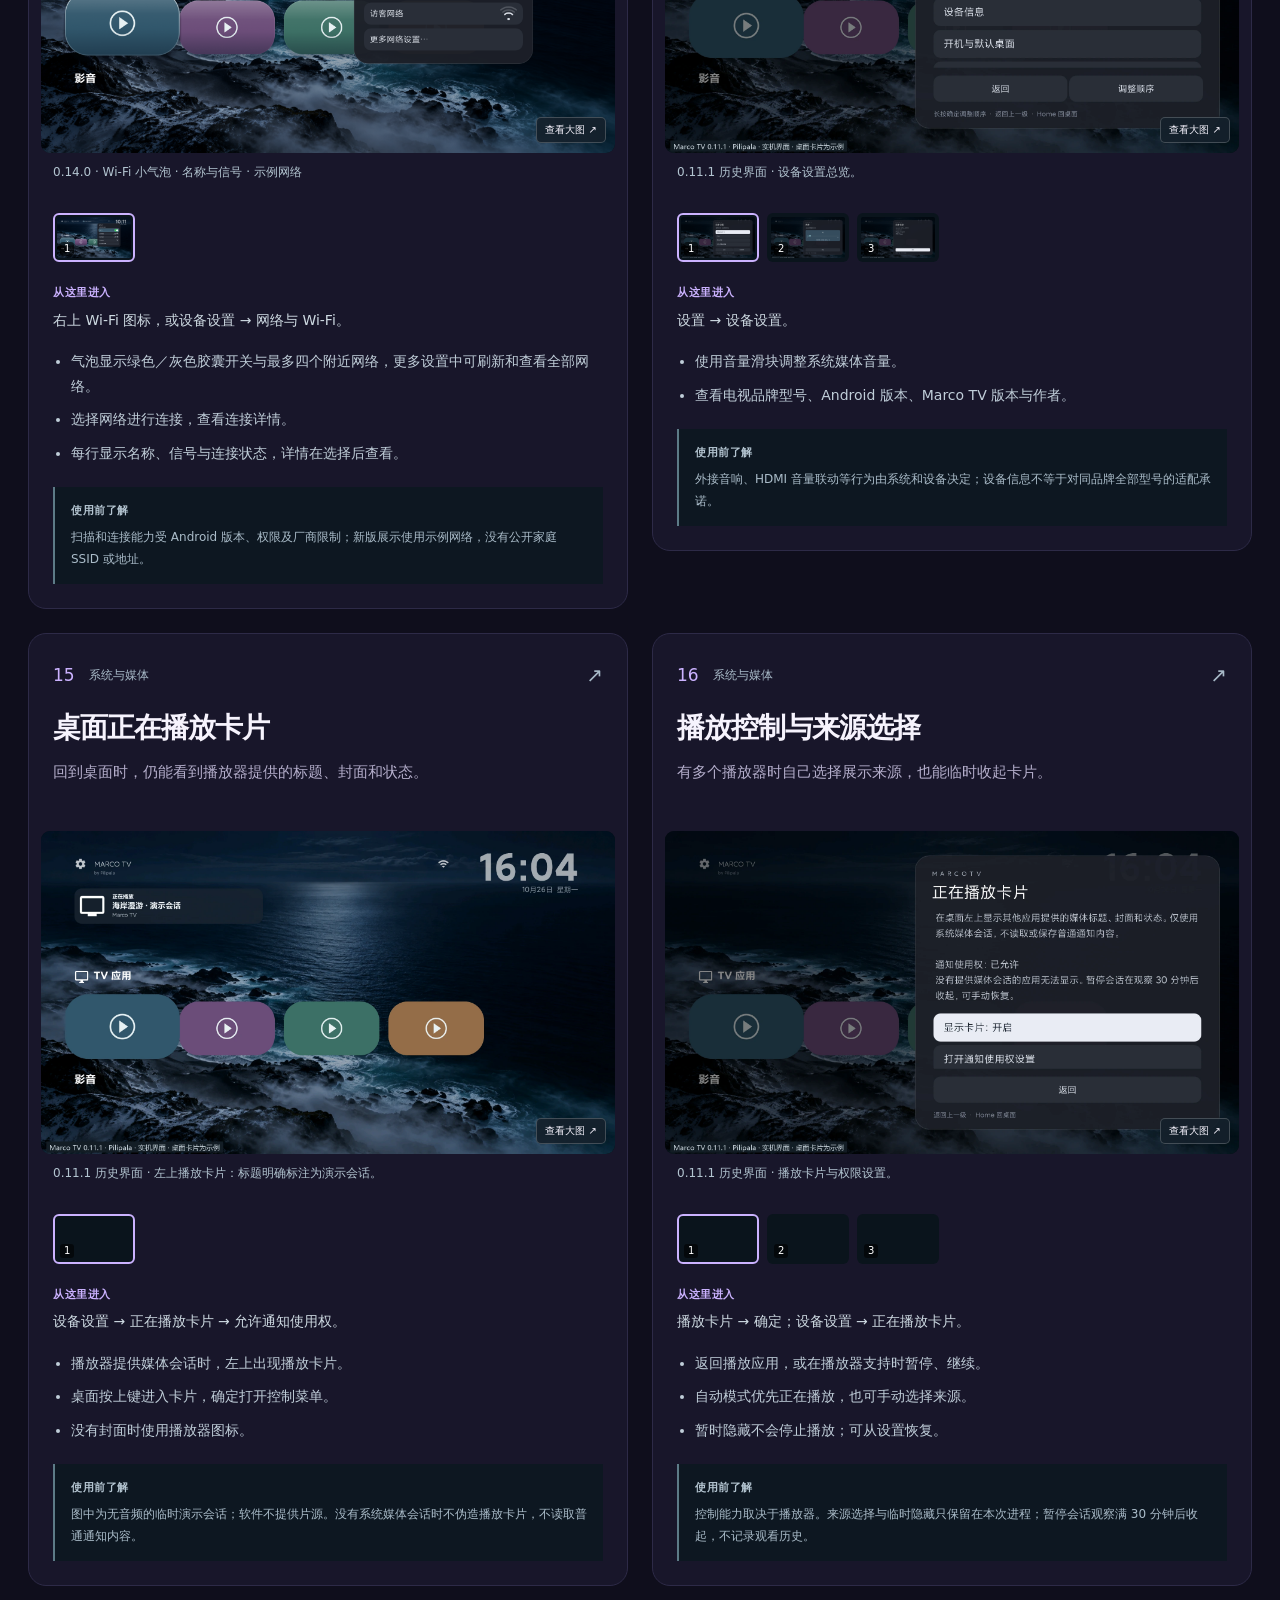
<file: docs/showcase/index.html>
<!doctype html>
<!-- Copyright (C) 2026 Pilipala · SPDX-License-Identifier: GPL-3.0-only -->
<html lang="zh-CN"><head><meta charset="utf-8"><meta name="viewport" content="width=device-width,initial-scale=1"><meta name="description" content="Marco TV，Pilipala 开发的免费开源 Android 电视桌面。Marco 互联、新设置与实时预览，24 个功能模块和脱敏实机截图、安装与使用说明。"><meta name="color-scheme" content="dark"><title>Marco TV · 把电视桌面整理成自己的样子</title><link rel="stylesheet" href="style.css"><link rel="icon" type="image/png" sizes="32x32" href="../brand/favicon-32.png"><link rel="apple-touch-icon" sizes="180x180" href="../brand/favicon-180.png"><link rel="shortcut icon" href="../brand/favicon.ico"></head>
<body>

<a class="skip" href="#modules">跳到功能模块</a><header><a class="brand" href="#top"><img class="mark" src="../brand/app-icon-192.png" width="34" height="34" alt="Marco TV 图标">Marco TV <small>by Pilipala</small></a><nav aria-label="主导航"><a href="#connect">Marco 互联</a><a href="#modules">功能</a><a href="../install/">无 U 盘安装</a><a href="https://github.com/Pilipala9919/MarcoTV">GitHub ↗</a></nav></header>
<main id="top"><section class="hero"><div class="eyebrow">ANDROID TV LAUNCHER · 免费开源 · 0.22.1</div><h1>把电视桌面，<br><span>整理成自己的样子。</span></h1><p class="lead">应用、时间、风景，回到一眼看清的位置。<br>用遥控器就能调整，让每次按下 Home 都更顺手。</p><div class="actions"><a class="primary" href="https://github.com/Pilipala9919/MarcoTV/releases/latest">免费下载 Marco TV <span>↗</span></a><a class="secondary" href="#modules">查看全部功能 ↓</a></div><p class="refund">作者 Pilipala · GPL-3.0-only<br>如果你付费购买了本软件，请尽快向购买平台申请退款。</p><figure class="hero-screen"><a class="zoom" href="assets/89-desktop-motion.png"><img src="assets/89-desktop-motion.png" width="1920" height="1080" alt="Marco TV 实机桌面，卡片为临时示例"></a><figcaption>0.14.4 实机界面 · 示例卡片 · Android 9 · 1920 × 1080</figcaption></figure><div class="facts"><div><strong>24</strong><span>功能模块逐项介绍</span></div><div><strong>0.14.4</strong><span>新版界面实机展示</span></div><div><strong>本地</strong><span>备份与诊断，不自动上传</span></div></div></section><section class="intro" id="home0150"><div><span class="eyebrow">0.15.0 · HOME</span><h2>桌面启用，<br>按本机指引继续。</h2></div><div><p>优先使用系统桌面选择；需要调试时显示品牌操作指引。系统设置返回后自动继续一次，并检查服务是否实际连接。</p><p>支持恢复原配置；Home 返回和开机恢复分别验收。更多机型待实测反馈，欢迎加入。</p></div></section><section class="intro" id="motion0144"><div><span class="eyebrow">0.14.4 · MOTION</span><h2>从桌面到设置，<br>动作自然衔接。</h2></div><div><p>顶部入口更舒展，焦点连续移动。设置进入、返回和 Magic Desktop 预览统一运动节奏，保留桌面卡片切换手感。</p><p>列表聚焦、滑块与滚动平滑变化，边缘柔和淡出。实测预览转场仍有掉帧，后续继续优化；静态截图不代表帧率，更多机型欢迎加入实测。</p></div></section><section style="max-width:1100px;margin:24px auto;padding:24px;color:#dbe9f2;background:#152333;border-radius:22px">
<h2>0.14.3 · 全部应用，直接打开。</h2><p>首页新增五列应用抽屉，确定打开，长按进入添加流程。默认桌面引导先打开系统选择页：选择 Marco TV 并确认即可；厂商锁定时再查看帮助。</p>
<img src="assets/87-all-apps-drawer.png" alt="全部应用抽屉，临时示例应用" style="width:100%;border-radius:16px"><p>小米 Android 9 实机界面，卡片与应用图标使用临时示例内容，不含私人应用列表。</p>
<a href="https://marcotv.wlj9919.top/MarcoTV-0.22.1.apk">下载当前正式版</a></section>
<section class="intro"><p>首屏与新版界面采用 0.14.0 小米 Android 9 实机素材。各功能截图标明版本；保留的 0.11.1 图片仅用于历史功能参考，当前路径以<a href="https://github.com/Pilipala9919/MarcoTV/blob/main/docs/使用说明.md">使用说明</a>为准。更多机型等待实测反馈，欢迎加入测试！</p></section>
<section class="intro"><div><span class="eyebrow">为遥控器和大屏设计</span><h2>少找一层菜单，<br>多一点自己的习惯。</h2></div><div><p>常用应用置顶、左侧菜单添加入口、滑块实时预览、设置逐级返回。桌面上的卡片和菜单顺序，都可以重新整理。</p><p>需要更多能力时，再开启播放卡片、Home 兼容与系统最近任务。每项功能的条件，都写在对应模块里。</p></div></section>
<section id="connect" class="intro"><div><span class="eyebrow">MARCO CONNECT · 0.14.0</span><h2>Marco 互联<br>你的电视，随手整理。</h2><p>电视首页一键开启，手机扫码、电视确认。无需手机 App，也不需要 ADB。</p><div class="actions"><a class="primary" href="https://github.com/Pilipala9919/MarcoTV/blob/main/docs/手机管理.md">连接与使用说明 ↗</a></div></div><div><h3>小屏操作，大屏预览。</h3><p>整理与置顶卡片、添加应用入口、修改名称；调节外观时直接看电视效果，保存后才生效。</p><p>裁切上传壁纸、下载本地备份、预览并导出脱敏诊断。电视端正在编辑外观时，手机会提示等待，避免覆盖。</p><p>仅限同一局域网，配对需要电视确认，可随时断开。当前不提供跨应用全局遥控、云端远程控制或投屏。</p><p>更多机型等待实测反馈，<a href="https://github.com/Pilipala9919/MarcoTV/issues">欢迎加入测试，分享你的使用情况</a>。</p></div></section>
<section class="release-gallery"><h2>0.14.2 · 卡片的位置与高度，由你决定</h2><p>Magic Desktop 两个独立滑块，边调边看；默认保持原布局，保存后生效。</p><div class="release-shots"><figure><a class="zoom" href="assets/82-magic-layout.png"><img loading="lazy" width="1920" height="1080" src="assets/82-magic-layout.png" alt="Magic Desktop 实机预览，示例卡片"></a><figcaption>0.14.2 · 位置与高度独立调整</figcaption></figure><figure><a class="zoom" href="assets/83-cards-high-compact.png"><img loading="lazy" width="1920" height="1080" src="assets/83-cards-high-compact.png" alt="Magic Desktop 实机预览，示例卡片"></a><figcaption>0.14.2 · 靠上与紧凑</figcaption></figure><figure><a class="zoom" href="assets/84-cards-low-tall.png"><img loading="lazy" width="1920" height="1080" src="assets/84-cards-low-tall.png" alt="Magic Desktop 实机预览，示例卡片"></a><figcaption>0.14.2 · 靠下与较高</figcaption></figure></div></section>
<section class="release-gallery"><h2>0.14.1 · 四款时钟，倾斜可调</h2><p>在 Magic Desktop 选择字形；柔圆错倾支持 0–14° 调整，桌面与屏保同步。</p><div class="release-shots"><figure><a class="zoom" href="assets/79-round-tilt-max.png"><img loading="lazy" width="1920" height="1080" src="assets/79-round-tilt-max.png" alt="圆体倾斜幅度可调"></a><figcaption>0.14.1 · 圆体倾斜幅度可调</figcaption></figure><figure><a class="zoom" href="assets/81-round-screensaver.png"><img loading="lazy" width="1920" height="1080" src="assets/81-round-screensaver.png" alt="屏保沿用同一款时钟"></a><figcaption>0.14.1 · 屏保沿用同一款时钟</figcaption></figure></div></section>
<section class="release-gallery"><h2>0.14.1 · 朦胧壁纸背景</h2><p>预览背后延续当前壁纸的颜色，模糊并压暗；示例卡片与内置壁纸。</p><div class="release-shots"><figure><a class="zoom" href="assets/71-preview-coast-blur.png"><img loading="lazy" width="1920" height="1080" src="assets/71-preview-coast-blur.png" alt="0.14.1 · 当前壁纸的朦胧底色，预览与参数保持清晰"></a><figcaption>0.14.1 · 当前壁纸的朦胧底色，预览与参数保持清晰</figcaption></figure><figure><a class="zoom" href="assets/72-preview-aurora-blur.png"><img loading="lazy" width="1920" height="1080" src="assets/72-preview-aurora-blur.png" alt="0.14.1 · 当前壁纸的朦胧底色，预览与参数保持清晰"></a><figcaption>0.14.1 · 当前壁纸的朦胧底色，预览与参数保持清晰</figcaption></figure></div></section>
<section class="release-gallery"><h2>0.14.0 新界面</h2><p>小米 Android 9 实机截图；内置壁纸、临时示例卡片、示例网络与无效配对码，不包含私人连接信息。下方每个功能模块分别标明截图版本。</p><div class="release-shots"><figure><a class="zoom" href="assets/63-settings-navigation.png"><img loading="lazy" width="1920" height="1080" src="assets/63-settings-navigation.png" alt="设置子页 · 原位切换与焦点恢复"></a><figcaption>设置子页 · 原位切换与焦点恢复</figcaption></figure><figure><a class="zoom" href="assets/68-magic-desktop.png"><img loading="lazy" width="1920" height="1080" src="assets/68-magic-desktop.png" alt="Magic Desktop · 左侧大预览与右侧参数"></a><figcaption>Magic Desktop · 左侧大预览与右侧参数</figcaption></figure><figure><a class="zoom" href="assets/69-connect.png"><img loading="lazy" width="1920" height="1080" src="assets/69-connect.png" alt="Marco 互联双栏扫码 · 无效示例二维码"></a><figcaption>Marco 互联双栏扫码 · 无效示例二维码</figcaption></figure><figure><a class="zoom" href="assets/66-wifi-switch.png"><img loading="lazy" width="1920" height="1080" src="assets/66-wifi-switch.png" alt="Wi-Fi 胶囊开关 · 示例网络名称"></a><figcaption>Wi-Fi 胶囊开关 · 示例网络名称</figcaption></figure><figure><a class="zoom" href="assets/62-settings-root.png"><img loading="lazy" width="1920" height="1080" src="assets/62-settings-root.png" alt="一级设置 · 完整分组"></a><figcaption>一级设置 · 完整分组</figcaption></figure><figure><a class="zoom" href="assets/64-settings-deeper.png"><img loading="lazy" width="1920" height="1080" src="assets/64-settings-deeper.png" alt="更深子菜单 · 同一面板内切换"></a><figcaption>更深子菜单 · 同一面板内切换</figcaption></figure><figure><a class="zoom" href="assets/65-settings-maintenance.png"><img loading="lazy" width="1920" height="1080" src="assets/65-settings-maintenance.png" alt="长列表 · 右侧窄抽屉"></a><figcaption>长列表 · 右侧窄抽屉</figcaption></figure><figure><a class="zoom" href="assets/70-clock-preview.png"><img loading="lazy" width="1920" height="1080" src="assets/70-clock-preview.png" alt="Magic Desktop 时间与屏保参数"></a><figcaption>Magic Desktop · 时间与屏保</figcaption></figure></div></section>
<section id="modules"><div class="section-heading"><div class="eyebrow">THE COMPLETE TOUR</div><h2>每一个模块，都看得清。</h2><p>选择分类或搜索功能。点缩略图切换页面，点大图查看原尺寸。</p></div><div class="toolbar"><div class="filters" role="group" aria-label="筛选功能"><button type="button" data-filter="全部" aria-pressed="true">全部</button><button type="button" data-filter="日常桌面" aria-pressed="false">日常桌面</button><button type="button" data-filter="外观与操作" aria-pressed="false">外观与操作</button><button type="button" data-filter="系统与媒体" aria-pressed="false">系统与媒体</button><button type="button" data-filter="维护与隐私" aria-pressed="false">维护与隐私</button></div><label class="search"><span>搜索功能</span><input type="search" id="search" placeholder="例如：Wi-Fi、备份、Home" autocomplete="off"></label></div><p class="result" id="result" role="status">显示全部 24 个模块</p><details class="catalog"><summary>展开完整模块目录</summary><nav><a href="#desktop">1 · 桌面与遥控器</a><a href="#rows">2 · 收藏与输入源</a><a href="#drawer">3 · 左侧分类操作栏</a><a href="#library">4 · 应用库与手动添加</a><a href="#card-settings">5 · 单张卡片管理</a><a href="#card-art">6 · 名称、封面与收藏</a><a href="#sorting">7 · 排序与拿起移动</a><a href="#appearance">8 · Magic Desktop · 实时预览</a><a href="#wallpapers">9 · 四张壁纸与本地导入</a><a href="#clock">10 · 四款时钟与倾斜调整</a><a href="#screensaver">11 · 放大时钟屏保</a><a href="#menus">12 · 设置导航与顺序调整</a><a href="#wifi">13 · 网络与 Wi-Fi</a><a href="#device">14 · 音量与设备信息</a><a href="#now-playing">15 · 桌面正在播放卡片</a><a href="#media-control">16 · 播放控制与来源选择</a><a href="#recents">17 · 系统最近任务</a><a href="#recents-style">18 · 最近任务外观与交互</a><a href="#startup">19 · 默认桌面、Home 与开机恢复</a><a href="#guide">20 · 首次启动引导</a><a href="#status">21 · 统一状态检查</a><a href="#backup">22 · 本地备份与恢复</a><a href="#diagnostics">23 · 本地诊断与异常线索</a><a href="#opensource">24 · Pilipala · 免费开源</a></nav></details><div class="grid"><article id="desktop" class="module" data-group="日常桌面"><div class="module-top"><span class="number">01</span><span>日常桌面</span><a href="#desktop" aria-label="定位桌面与遥控器">↗</a></div><h3>桌面与遥控器</h3><p class="summary">用横向卡片组织常用入口，让电视打开后先看到自己的桌面。</p><figure><a class="zoom" href="assets/89-desktop-motion.png"><img class="main-shot" src="assets/89-desktop-motion.png" alt="0.14.4 · 顶部入口间距与连续焦点；示例卡片" width="1920" height="1080" loading="lazy"></a><figcaption>0.14.4 · 顶部入口间距与连续焦点；示例卡片</figcaption><div class="thumbs"><button class="thumb" type="button" data-src="assets/89-desktop-motion.png" data-caption="0.14.4 · 顶部入口间距与连续焦点；示例卡片" aria-label="查看：0.14.4 · 顶部入口间距与连续焦点；示例卡片" aria-pressed="true"><img src="assets/89-desktop-motion.png" alt="" loading="lazy" width="1920" height="1080"><span>1</span></button><button class="thumb" type="button" data-src="assets/85-desktop.png" data-caption="0.14.2 · 默认桌面布局保持原样，示例卡片" aria-label="查看：0.14.2 · 默认桌面布局保持原样，示例卡片" aria-pressed="false"><img src="assets/85-desktop.png" alt="" loading="lazy" width="1920" height="1080"><span>2</span></button></div></figure><p class="entry"><b>从这里进入</b>从原桌面打开 Marco TV；配置完成后可用 Home 返回。</p><ul><li>左右选择卡片，上下切换分类或顶部入口，确定打开。</li><li>左上设置齿轮旁是 Marco 互联与 Magic Desktop，右上查看时间、日期与 Wi-Fi。</li><li>长按确定编辑卡片；菜单键打开设置。</li></ul><p class="condition"><b>使用前了解</b>卡片来自已安装应用；不附带视频会员、频道源或付费影视。图中卡片为临时演示内容。</p></article><article id="rows" class="module" data-group="日常桌面"><div class="module-top"><span class="number">02</span><span>日常桌面</span><a href="#rows" aria-label="定位收藏与输入源">↗</a></div><h3>收藏与输入源</h3><p class="summary">把经常使用的内容放进收藏，按电视提供的入口切换输入源。</p><figure><a class="zoom" href="assets/37-favorites.webp"><img class="main-shot" src="assets/37-favorites.webp" alt="0.11.1 历史界面 · 收藏行示例。" loading="lazy" width="1920" height="1080"><span class="zoom-label">查看大图 ↗</span></a><figcaption>0.11.1 历史界面 · 收藏行示例。</figcaption></figure><div class="thumbs"><button class="thumb" type="button" data-src="assets/37-favorites.webp" data-caption="0.11.1 历史界面 · 收藏行示例。" aria-label="查看：0.11.1 历史界面 · 收藏行示例。" aria-pressed="true"><img src="assets/37-favorites.webp" alt="" loading="lazy" width="1920" height="1080"><span>1</span></button><button class="thumb" type="button" data-src="assets/38-inputs.webp" data-caption="0.11.1 历史界面 · 输入源行示例。" aria-label="查看：0.11.1 历史界面 · 输入源行示例。" aria-pressed="false"><img src="assets/38-inputs.webp" alt="" loading="lazy" width="1920" height="1080"><span>2</span></button></div><p class="entry"><b>从这里进入</b>卡片长按 → 加入收藏；桌面上下切换分类。</p><ul><li>加入收藏后显示收藏行，原分类中的入口仍然保留。</li><li>名称和封面在收藏与原分类共用，行内顺序分别保存。</li><li>选中输入源后按确定，交给电视系统完成切换。</li></ul><p class="condition"><b>使用前了解</b>输入源是否出现及能否切换由固件决定；图中的收藏、HDMI 入口为临时示例，不表示所有电视都提供相同端口。</p></article><article id="drawer" class="module" data-group="日常桌面"><div class="module-top"><span class="number">03</span><span>日常桌面</span><a href="#drawer" aria-label="定位左侧分类操作栏">↗</a></div><h3>左侧分类操作栏</h3><p class="summary">到达最左侧后展开操作栏，常用操作不用绕进多层菜单。</p><figure><a class="zoom" href="assets/02-drawer.webp"><img class="main-shot" src="assets/02-drawer.webp" alt="0.11.1 历史界面 · 左侧操作栏展开，应用卡片平滑让出位置。" loading="lazy" width="1920" height="1080"><span class="zoom-label">查看大图 ↗</span></a><figcaption>0.11.1 历史界面 · 左侧操作栏展开，应用卡片平滑让出位置。</figcaption></figure><div class="thumbs"><button class="thumb" type="button" data-src="assets/02-drawer.webp" data-caption="0.11.1 历史界面 · 左侧操作栏展开，应用卡片平滑让出位置。" aria-label="查看：0.11.1 历史界面 · 左侧操作栏展开，应用卡片平滑让出位置。" aria-pressed="true"><img src="assets/02-drawer.webp" alt="" loading="lazy" width="1920" height="1080"><span>1</span></button></div><p class="entry"><b>从这里进入</b>当前行第一张卡片 → 松开左键 → 再按一次左键。</p><ul><li>选择添加应用、编辑当前卡片、卡片外观、时钟与屏保或桌面设置。</li><li>按右键或返回收回操作栏，回到卡片。</li></ul><p class="condition"><b>使用前了解</b>添加应用位于左侧菜单，不占用桌面的一张应用卡片。</p></article><article id="library" class="module" data-group="日常桌面"><div class="module-top"><span class="number">04</span><span>日常桌面</span><a href="#library" aria-label="定位应用库与手动添加">↗</a></div><h3>应用库与手动添加</h3><p class="summary">补上未自动识别的入口，也能按名称或包名查找。</p><figure><a class="zoom" href="assets/03-library.webp"><img class="main-shot" src="assets/03-library.webp" alt="0.11.1 历史界面 · 搜索、常用列表和高级入口；真实应用清单已遮挡。" loading="lazy" width="1920" height="1080"><span class="zoom-label">查看大图 ↗</span></a><figcaption>0.11.1 历史界面 · 搜索、常用列表和高级入口；真实应用清单已遮挡。</figcaption></figure><div class="thumbs"><button class="thumb" type="button" data-src="assets/03-library.webp" data-caption="0.11.1 历史界面 · 搜索、常用列表和高级入口；真实应用清单已遮挡。" aria-label="查看：0.11.1 历史界面 · 搜索、常用列表和高级入口；真实应用清单已遮挡。" aria-pressed="true"><img src="assets/03-library.webp" alt="" loading="lazy" width="1920" height="1080"><span>1</span></button></div><p class="entry"><b>从这里进入</b>左侧分类操作栏 → 添加应用。</p><ul><li>在常用列表中选择应用，添加后定位到新卡片。</li><li>通过搜索名称或包名缩小范围。</li><li>需要更多入口时打开高级列表，查看系统组件与其他可启动入口。</li></ul><p class="condition"><b>使用前了解</b>高级入口可能不适合电视或需要厂商权限；添加入口不会安装应用。实机应用名称已用马赛克遮挡。</p></article><article id="card-settings" class="module" data-group="日常桌面"><div class="module-top"><span class="number">05</span><span>日常桌面</span><a href="#card-settings" aria-label="定位单张卡片管理">↗</a></div><h3>单张卡片管理</h3><p class="summary">常用应用置顶，少用入口隐藏，卸载前保留系统确认。</p><figure><a class="zoom" href="assets/05-card-settings.webp"><img class="main-shot" src="assets/05-card-settings.webp" alt="0.11.1 历史界面 · 单张卡片的置顶、隐藏、排序与卸载入口。" loading="lazy" width="1920" height="1080"><span class="zoom-label">查看大图 ↗</span></a><figcaption>0.11.1 历史界面 · 单张卡片的置顶、隐藏、排序与卸载入口。</figcaption></figure><div class="thumbs"><button class="thumb" type="button" data-src="assets/05-card-settings.webp" data-caption="0.11.1 历史界面 · 单张卡片的置顶、隐藏、排序与卸载入口。" aria-label="查看：0.11.1 历史界面 · 单张卡片的置顶、隐藏、排序与卸载入口。" aria-pressed="true"><img src="assets/05-card-settings.webp" alt="" loading="lazy" width="1920" height="1080"><span>1</span></button></div><p class="entry"><b>从这里进入</b>长按卡片 → 单独卡片设置。</p><ul><li>置顶卡片始终优先排列。</li><li>隐藏仅从桌面与收藏收起，可在设置中恢复单张或全部。</li><li>选择卸载会进入系统确认；不在桌面里静默删除应用。</li></ul><p class="condition"><b>使用前了解</b>系统应用可能无法卸载；隐藏不等于卸载，也不会清除应用数据。</p></article><article id="card-art" class="module" data-group="日常桌面"><div class="module-top"><span class="number">06</span><span>日常桌面</span><a href="#card-art" aria-label="定位名称、封面与收藏">↗</a></div><h3>名称、封面与收藏</h3><p class="summary">让每张卡片适合自己的使用习惯。</p><figure><a class="zoom" href="assets/04-card-menu.webp"><img class="main-shot" src="assets/04-card-menu.webp" alt="0.11.1 历史界面 · 长按卡片后的编辑菜单。" loading="lazy" width="1920" height="1080"><span class="zoom-label">查看大图 ↗</span></a><figcaption>0.11.1 历史界面 · 长按卡片后的编辑菜单。</figcaption></figure><div class="thumbs"><button class="thumb" type="button" data-src="assets/04-card-menu.webp" data-caption="0.11.1 历史界面 · 长按卡片后的编辑菜单。" aria-label="查看：0.11.1 历史界面 · 长按卡片后的编辑菜单。" aria-pressed="true"><img src="assets/04-card-menu.webp" alt="" loading="lazy" width="1920" height="1080"><span>1</span></button><button class="thumb" type="button" data-src="assets/06-cover.webp" data-caption="0.11.1 历史界面 · 原始封面、本地图片与纯色选项。" aria-label="查看：0.11.1 历史界面 · 原始封面、本地图片与纯色选项。" aria-pressed="false"><img src="assets/06-cover.webp" alt="" loading="lazy" width="1920" height="1080"><span>2</span></button></div><p class="entry"><b>从这里进入</b>长按卡片 → 重命名 / 更换封面 / 加入收藏。</p><ul><li>重命名只改变桌面显示名称，最多 32 个字符。</li><li>使用原始图标或横幅、本地图片，或四种纯色封面。</li><li>恢复默认外观可清除该卡片的自定义名称与封面。</li></ul><p class="condition"><b>使用前了解</b>本地封面居中裁剪为 16:9 并复制到应用；不支持视频封面或手动调整裁切位置。部分导入流程使用系统文件选择器。</p></article><article id="sorting" class="module" data-group="日常桌面"><div class="module-top"><span class="number">07</span><span>日常桌面</span><a href="#sorting" aria-label="定位排序与拿起移动">↗</a></div><h3>排序与拿起移动</h3><p class="summary">默认把最近从桌面打开的应用放在前面，也支持手动编排。</p><figure><a class="zoom" href="assets/07-sort.webp"><img class="main-shot" src="assets/07-sort.webp" alt="0.11.1 历史界面 · 三种排序方式。" loading="lazy" width="1920" height="1080"><span class="zoom-label">查看大图 ↗</span></a><figcaption>0.11.1 历史界面 · 三种排序方式。</figcaption></figure><div class="thumbs"><button class="thumb" type="button" data-src="assets/07-sort.webp" data-caption="0.11.1 历史界面 · 三种排序方式。" aria-label="查看：0.11.1 历史界面 · 三种排序方式。" aria-pressed="true"><img src="assets/07-sort.webp" alt="" loading="lazy" width="1920" height="1080"><span>1</span></button><button class="thumb" type="button" data-src="assets/30-moving.webp" data-caption="0.11.1 历史界面 · 拿起并移动：屏幕显示操作提示。" aria-label="查看：0.11.1 历史界面 · 拿起并移动：屏幕显示操作提示。" aria-pressed="false"><img src="assets/30-moving.webp" alt="" loading="lazy" width="1920" height="1080"><span>2</span></button></div><p class="entry"><b>从这里进入</b>单独卡片设置 → TV 应用排序方式；长按 → 拿起并移动卡片。</p><ul><li>可选上次打开、首字母、纯自定义三种排序。</li><li>拿起后左右移动，确定保存，返回或 Home 取消未确认移动。</li><li>中文按拼音参与首字母排序，改名后的名称也参与比较。</li></ul><p class="condition"><b>使用前了解</b>所有模式都优先显示置顶卡片；普通组不能越过置顶组。上次打开指从 Marco TV 启动的记录，不是全系统使用历史。</p></article><article id="appearance" class="module" data-group="外观与操作"><div class="module-top"><span class="number">08</span><span>外观与操作</span><a href="#appearance" aria-label="定位Magic Desktop · 实时预览">↗</a></div><h3>Magic Desktop · 实时预览</h3><p class="summary">24 项调整集中在 Magic Desktop，左侧完整桌面实时预览，右侧滑块精细调整。</p><figure><a class="zoom" href="assets/90-magic-motion.png"><img class="main-shot" src="assets/90-magic-motion.png" alt="0.14.4 · Magic Desktop 预览与设置面板；示例卡片" width="1920" height="1080" loading="lazy"></a><figcaption>0.14.4 · Magic Desktop 预览与设置面板；示例卡片</figcaption><div class="thumbs"><button class="thumb" type="button" data-src="assets/90-magic-motion.png" data-caption="0.14.4 · Magic Desktop 预览与设置面板；示例卡片" aria-label="查看：0.14.4 · Magic Desktop 预览与设置面板；示例卡片" aria-pressed="true"><img src="assets/90-magic-motion.png" alt="" loading="lazy" width="1920" height="1080"><span>1</span></button><button class="thumb" type="button" data-src="assets/82-magic-layout.png" data-caption="0.14.2 · Magic Desktop · 行位置与卡片高度" aria-label="查看：0.14.2 · Magic Desktop · 行位置与卡片高度" aria-pressed="false"><img src="assets/82-magic-layout.png" alt="" loading="lazy" width="1920" height="1080"><span>2</span></button><button class="thumb" type="button" data-src="assets/83-cards-high-compact.png" data-caption="0.14.2 · 靠上布局 · 紧凑卡片" aria-label="查看：0.14.2 · 靠上布局 · 紧凑卡片" aria-pressed="false"><img src="assets/83-cards-high-compact.png" alt="" loading="lazy" width="1920" height="1080"><span>3</span></button><button class="thumb" type="button" data-src="assets/84-cards-low-tall.png" data-caption="0.14.2 · 靠下布局 · 较高卡片" aria-label="查看：0.14.2 · 靠下布局 · 较高卡片" aria-pressed="false"><img src="assets/84-cards-low-tall.png" alt="" loading="lazy" width="1920" height="1080"><span>4</span></button></div></figure><p class="entry"><b>从这里进入</b>首页 → Marco 互联旁的 Magic Desktop。</p><ul><li>卡片行上下位置 0–100%、卡片高度 70–130% 独立调整；默认保持原布局。</li><li>左侧完整桌面侧倾，背后延续壁纸的朦胧底色；图标保持比例，名称和点击区域同步。</li><li>保存应用，取消、返回和 Home 撤销；默认值与本地备份支持两个新参数。</li></ul><p class="condition"><b>使用前了解</b>高度变化时横幅等比填充，边缘可能裁切；位置范围保留标题、名称与顶部入口的安全空间。手机外观页暂未提供两个新控件。</p></article><article id="wallpapers" class="module" data-group="外观与操作"><div class="module-top"><span class="number">09</span><span>外观与操作</span><a href="#wallpapers" aria-label="定位四张壁纸与本地导入">↗</a></div><h3>四张壁纸与本地导入</h3><p class="summary">雾蓝海岸、暖沙丘、极夜山脊与峡谷，也可以用自己的图片。</p><figure><a class="zoom" href="assets/10-wallpapers.webp"><img class="main-shot" src="assets/10-wallpapers.webp" alt="0.11.1 历史界面 · 内置壁纸图库。" loading="lazy" width="1920" height="1080"><span class="zoom-label">查看大图 ↗</span></a><figcaption>0.11.1 历史界面 · 内置壁纸图库。</figcaption></figure><div class="thumbs"><button class="thumb" type="button" data-src="assets/10-wallpapers.webp" data-caption="0.11.1 历史界面 · 内置壁纸图库。" aria-label="查看：0.11.1 历史界面 · 内置壁纸图库。" aria-pressed="true"><img src="assets/10-wallpapers.webp" alt="" loading="lazy" width="1920" height="1080"><span>1</span></button></div><p class="entry"><b>从这里进入</b>首页 → Magic Desktop → 壁纸 → 选择或导入壁纸。</p><ul><li>选择内置壁纸立即应用。</li><li>导入本地图片，复制到应用内部后不依赖原文件。</li><li>用壁纸亮度调整背景压暗程度，给卡片和文字留出对比度。</li></ul><p class="condition"><b>使用前了解</b>图片按屏幕比例居中覆盖，边缘可能裁切；亮度控制不改变电视背光。卸载或清除数据会删除内部导入图片。</p></article><article id="clock" class="module" data-group="外观与操作"><div class="module-top"><span class="number">10</span><span>外观与操作</span><a href="#clock" aria-label="定位四款时钟与倾斜调整">↗</a></div><h3>四款时钟与倾斜调整</h3><p class="summary">宽体、窄体、柔圆错倾和雅致衬线，桌面与屏保保持同一风格。</p><figure><a class="zoom" href="assets/79-round-tilt-max.png"><img class="main-shot" src="assets/79-round-tilt-max.png" alt="0.14.1 · Magic Desktop · 圆体倾斜幅度 14°" loading="lazy" width="1920" height="1080"><span class="zoom-label">查看大图 ↗</span></a><figcaption>0.14.1 · Magic Desktop · 圆体倾斜幅度 14°</figcaption></figure><div class="thumbs"><button class="thumb" type="button" data-src="assets/79-round-tilt-max.png" data-caption="0.14.1 · Magic Desktop · 圆体倾斜幅度 14°" aria-label="查看：0.14.1 · Magic Desktop · 圆体倾斜幅度 14°" aria-pressed="true"><img src="assets/79-round-tilt-max.png" alt="" loading="lazy" width="1920" height="1080"><span>1</span></button><button class="thumb" type="button" data-src="assets/73-clock-style.png" data-caption="0.14.1 · 现代宽体" aria-label="查看：0.14.1 · 现代宽体" aria-pressed="false"><img src="assets/73-clock-style.png" alt="" loading="lazy" width="1920" height="1080"><span>2</span></button><button class="thumb" type="button" data-src="assets/74-clock-style.png" data-caption="0.14.1 · 修长窄体" aria-label="查看：0.14.1 · 修长窄体" aria-pressed="false"><img src="assets/74-clock-style.png" alt="" loading="lazy" width="1920" height="1080"><span>3</span></button><button class="thumb" type="button" data-src="assets/75-clock-style.png" data-caption="0.14.1 · 柔圆错倾" aria-label="查看：0.14.1 · 柔圆错倾" aria-pressed="false"><img src="assets/75-clock-style.png" alt="" loading="lazy" width="1920" height="1080"><span>4</span></button><button class="thumb" type="button" data-src="assets/76-clock-style.png" data-caption="0.14.1 · 雅致衬线" aria-label="查看：0.14.1 · 雅致衬线" aria-pressed="false"><img src="assets/76-clock-style.png" alt="" loading="lazy" width="1920" height="1080"><span>5</span></button><button class="thumb" type="button" data-src="assets/80-round-desktop.png" data-caption="0.14.1 · 柔圆错倾桌面" aria-label="查看：0.14.1 · 柔圆错倾桌面" aria-pressed="false"><img src="assets/80-round-desktop.png" alt="" loading="lazy" width="1920" height="1080"><span>6</span></button><button class="thumb" type="button" data-src="assets/81-round-screensaver.png" data-caption="0.14.1 · 柔圆错倾屏保" aria-label="查看：0.14.1 · 柔圆错倾屏保" aria-pressed="false"><img src="assets/81-round-screensaver.png" alt="" loading="lazy" width="1920" height="1080"><span>7</span></button></div><p class="entry"><b>从这里进入</b>首页 → Magic Desktop → 时间与屏保 → 时钟字体。</p><ul><li>按确定展开字体菜单，上下选择后按确定预览；返回先收起菜单。</li><li>选择柔圆错倾后显示倾斜幅度 0–14°；0° 恢复端正，冒号和日期保持不倾斜。</li><li>保存后桌面与屏保共用选择，取消、返回或 Home 撤销草稿；支持本地备份恢复。</li></ul><p class="condition"><b>使用前了解</b>数字角度固定，分钟切换不重新随机。时间与时区来自电视系统；手机外观页暂未提供字体与倾斜控件。</p></article><article id="screensaver" class="module" data-group="外观与操作"><div class="module-top"><span class="number">11</span><span>外观与操作</span><a href="#screensaver" aria-label="定位放大时钟屏保">↗</a></div><h3>放大时钟屏保</h3><p class="summary">闲置后放大并提亮时间，同时压暗壁纸。</p><figure><a class="zoom" href="assets/81-round-screensaver.png"><img class="main-shot" src="assets/81-round-screensaver.png" alt="0.14.1 · 放大时钟，壁纸压暗" loading="lazy" width="1920" height="1080"><span class="zoom-label">查看大图 ↗</span></a><figcaption>0.14.1 · 放大时钟，壁纸压暗</figcaption></figure><div class="thumbs"><button class="thumb" type="button" data-src="assets/81-round-screensaver.png" data-caption="0.14.1 · 放大时钟，壁纸压暗" aria-label="查看：0.14.1 · 放大时钟，壁纸压暗" aria-pressed="true"><img src="assets/81-round-screensaver.png" alt="" loading="lazy" width="1920" height="1080"><span>1</span></button></div><p class="entry"><b>从这里进入</b>首页 → Magic Desktop → 时间与屏保。</p><ul><li>设置等待时间、屏保时间大小、数字亮度、背景暗度和渐变时长。</li><li>聚焦屏保参数预览对应场景，修改渐变时长重播过渡；开关与系统接管在单独入口。</li><li>等待时间设为 0 时不自动进入。</li></ul><p class="condition"><b>使用前了解</b>这是桌面时钟画面，不是关闭背光；厂商屏保与节能策略可能优先，需结合 Home 兼容和系统设置实测。</p></article><article id="menus" class="module" data-group="外观与操作"><div class="module-top"><span class="number">12</span><span>外观与操作</span><a href="#menus" aria-label="定位设置导航与顺序调整">↗</a></div><h3>设置导航与顺序调整</h3><p class="summary">设置在同一右侧面板原位切换，返回恢复刚刚选中的项目。</p><figure><a class="zoom" href="assets/91-settings-motion.png"><img class="main-shot" src="assets/91-settings-motion.png" alt="0.14.4 · 设置菜单与圆角焦点" width="1920" height="1080" loading="lazy"></a><figcaption>0.14.4 · 设置菜单与圆角焦点</figcaption><div class="thumbs"><button class="thumb" type="button" data-src="assets/91-settings-motion.png" data-caption="0.14.4 · 设置菜单与圆角焦点" aria-label="查看：0.14.4 · 设置菜单与圆角焦点" aria-pressed="true"><img src="assets/91-settings-motion.png" alt="" loading="lazy" width="1920" height="1080"><span>1</span></button><button class="thumb" type="button" data-src="assets/62-settings-root.png" data-caption="0.14.0 · 一级设置" aria-label="查看：0.14.0 · 一级设置" aria-pressed="false"><img src="assets/62-settings-root.png" alt="" loading="lazy" width="1920" height="1080"><span>2</span></button><button class="thumb" type="button" data-src="assets/63-settings-navigation.png" data-caption="0.14.0 · 子页原位切换" aria-label="查看：0.14.0 · 子页原位切换" aria-pressed="false"><img src="assets/63-settings-navigation.png" alt="" loading="lazy" width="1920" height="1080"><span>3</span></button><button class="thumb" type="button" data-src="assets/64-settings-deeper.png" data-caption="0.14.0 · 逐级返回并恢复焦点" aria-label="查看：0.14.0 · 逐级返回并恢复焦点" aria-pressed="false"><img src="assets/64-settings-deeper.png" alt="" loading="lazy" width="1920" height="1080"><span>4</span></button></div></figure><p class="entry"><b>从这里进入</b>左上齿轮或菜单键打开设置。</p><ul><li>子菜单按返回回上一级，设置首页再按返回回桌面。</li><li>Home 生效时可从任意设置层级直接回桌面。</li><li>在支持排序的列表中长按确定，上下调整，确定放下。</li></ul><p class="condition"><b>使用前了解</b>支持排序的固定设置列表可长按调整；Magic Desktop 滑块按功能分区，暂不支持重新排序。系统授权、输入法与文件选择器仍由系统提供。</p></article><article id="wifi" class="module" data-group="系统与媒体"><div class="module-top"><span class="number">13</span><span>系统与媒体</span><a href="#wifi" aria-label="定位网络与 Wi-Fi">↗</a></div><h3>网络与 Wi-Fi</h3><p class="summary">热点名称搭配信号图标，减少不必要的信息堆叠。</p><figure><a class="zoom" href="assets/66-wifi-switch.png"><img class="main-shot" src="assets/66-wifi-switch.png" alt="0.14.0 · Wi-Fi 小气泡 · 名称与信号 · 示例网络" loading="lazy" width="1920" height="1080"><span class="zoom-label">查看大图 ↗</span></a><figcaption>0.14.0 · Wi-Fi 小气泡 · 名称与信号 · 示例网络</figcaption></figure><div class="thumbs"><button class="thumb" type="button" data-src="assets/66-wifi-switch.png" data-caption="0.14.0 · Wi-Fi 小气泡 · 名称与信号 · 示例网络" aria-label="查看：0.14.0 · Wi-Fi 小气泡 · 名称与信号 · 示例网络" aria-pressed="true"><img src="assets/66-wifi-switch.png" alt="" loading="lazy" width="1920" height="1080"><span>1</span></button></div><p class="entry"><b>从这里进入</b>右上 Wi-Fi 图标，或设备设置 → 网络与 Wi-Fi。</p><ul><li>气泡显示绿色／灰色胶囊开关与最多四个附近网络，更多设置中可刷新和查看全部网络。</li><li>选择网络进行连接，查看连接详情。</li><li>每行显示名称、信号与连接状态，详情在选择后查看。</li></ul><p class="condition"><b>使用前了解</b>扫描和连接能力受 Android 版本、权限及厂商限制；新版展示使用示例网络，没有公开家庭 SSID 或地址。</p></article><article id="device" class="module" data-group="系统与媒体"><div class="module-top"><span class="number">14</span><span>系统与媒体</span><a href="#device" aria-label="定位音量与设备信息">↗</a></div><h3>音量与设备信息</h3><p class="summary">常用设备设置放进统一界面，反馈问题时容易核对版本。</p><figure><a class="zoom" href="assets/14-device.webp"><img class="main-shot" src="assets/14-device.webp" alt="0.11.1 历史界面 · 设备设置总览。" loading="lazy" width="1920" height="1080"><span class="zoom-label">查看大图 ↗</span></a><figcaption>0.11.1 历史界面 · 设备设置总览。</figcaption></figure><div class="thumbs"><button class="thumb" type="button" data-src="assets/14-device.webp" data-caption="0.11.1 历史界面 · 设备设置总览。" aria-label="查看：0.11.1 历史界面 · 设备设置总览。" aria-pressed="true"><img src="assets/14-device.webp" alt="" loading="lazy" width="1920" height="1080"><span>1</span></button><button class="thumb" type="button" data-src="assets/17-volume.webp" data-caption="0.11.1 历史界面 · 音量滑块。" aria-label="查看：0.11.1 历史界面 · 音量滑块。" aria-pressed="false"><img src="assets/17-volume.webp" alt="" loading="lazy" width="1920" height="1080"><span>2</span></button><button class="thumb" type="button" data-src="assets/32-device-info.webp" data-caption="0.11.1 历史界面 · 品牌、型号、系统及软件版本。" aria-label="查看：0.11.1 历史界面 · 品牌、型号、系统及软件版本。" aria-pressed="false"><img src="assets/32-device-info.webp" alt="" loading="lazy" width="1920" height="1080"><span>3</span></button></div><p class="entry"><b>从这里进入</b>设置 → 设备设置。</p><ul><li>使用音量滑块调整系统媒体音量。</li><li>查看电视品牌型号、Android 版本、Marco TV 版本与作者。</li></ul><p class="condition"><b>使用前了解</b>外接音响、HDMI 音量联动等行为由系统和设备决定；设备信息不等于对同品牌全部型号的适配承诺。</p></article><article id="now-playing" class="module" data-group="系统与媒体"><div class="module-top"><span class="number">15</span><span>系统与媒体</span><a href="#now-playing" aria-label="定位桌面正在播放卡片">↗</a></div><h3>桌面正在播放卡片</h3><p class="summary">回到桌面时，仍能看到播放器提供的标题、封面和状态。</p><figure><a class="zoom" href="assets/27-media-card.webp"><img class="main-shot" src="assets/27-media-card.webp" alt="0.11.1 历史界面 · 左上播放卡片：标题明确标注为演示会话。" loading="lazy" width="1920" height="1080"><span class="zoom-label">查看大图 ↗</span></a><figcaption>0.11.1 历史界面 · 左上播放卡片：标题明确标注为演示会话。</figcaption></figure><div class="thumbs"><button class="thumb" type="button" data-src="assets/27-media-card.webp" data-caption="0.11.1 历史界面 · 左上播放卡片：标题明确标注为演示会话。" aria-label="查看：0.11.1 历史界面 · 左上播放卡片：标题明确标注为演示会话。" aria-pressed="true"><img src="assets/27-media-card.webp" alt="" loading="lazy" width="1920" height="1080"><span>1</span></button></div><p class="entry"><b>从这里进入</b>设备设置 → 正在播放卡片 → 允许通知使用权。</p><ul><li>播放器提供媒体会话时，左上出现播放卡片。</li><li>桌面按上键进入卡片，确定打开控制菜单。</li><li>没有封面时使用播放器图标。</li></ul><p class="condition"><b>使用前了解</b>图中为无音频的临时演示会话；软件不提供片源。没有系统媒体会话时不伪造播放卡片，不读取普通通知内容。</p></article><article id="media-control" class="module" data-group="系统与媒体"><div class="module-top"><span class="number">16</span><span>系统与媒体</span><a href="#media-control" aria-label="定位播放控制与来源选择">↗</a></div><h3>播放控制与来源选择</h3><p class="summary">有多个播放器时自己选择展示来源，也能临时收起卡片。</p><figure><a class="zoom" href="assets/26-media-settings.webp"><img class="main-shot" src="assets/26-media-settings.webp" alt="0.11.1 历史界面 · 播放卡片与权限设置。" loading="lazy" width="1920" height="1080"><span class="zoom-label">查看大图 ↗</span></a><figcaption>0.11.1 历史界面 · 播放卡片与权限设置。</figcaption></figure><div class="thumbs"><button class="thumb" type="button" data-src="assets/26-media-settings.webp" data-caption="0.11.1 历史界面 · 播放卡片与权限设置。" aria-label="查看：0.11.1 历史界面 · 播放卡片与权限设置。" aria-pressed="true"><img src="assets/26-media-settings.webp" alt="" loading="lazy" width="1920" height="1080"><span>1</span></button><button class="thumb" type="button" data-src="assets/28-media-controls.webp" data-caption="0.11.1 历史界面 · 演示会话的控制菜单。" aria-label="查看：0.11.1 历史界面 · 演示会话的控制菜单。" aria-pressed="false"><img src="assets/28-media-controls.webp" alt="" loading="lazy" width="1920" height="1080"><span>2</span></button><button class="thumb" type="button" data-src="assets/29-media-sources.webp" data-caption="0.11.1 历史界面 · 自动选择或指定播放来源。" aria-label="查看：0.11.1 历史界面 · 自动选择或指定播放来源。" aria-pressed="false"><img src="assets/29-media-sources.webp" alt="" loading="lazy" width="1920" height="1080"><span>3</span></button></div><p class="entry"><b>从这里进入</b>播放卡片 → 确定；设备设置 → 正在播放卡片。</p><ul><li>返回播放应用，或在播放器支持时暂停、继续。</li><li>自动模式优先正在播放，也可手动选择来源。</li><li>暂时隐藏不会停止播放；可从设置恢复。</li></ul><p class="condition"><b>使用前了解</b>控制能力取决于播放器。来源选择与临时隐藏只保留在本次进程；暂停会话观察满 30 分钟后收起，不记录观看历史。</p></article><article id="recents" class="module" data-group="系统与媒体"><div class="module-top"><span class="number">17</span><span>系统与媒体</span><a href="#recents" aria-label="定位系统最近任务">↗</a></div><h3>系统最近任务</h3><p class="summary">堆叠卡片返回上次页面，支持清除单个系统任务。</p><figure><a class="zoom" href="assets/25-recents.webp"><img class="main-shot" src="assets/25-recents.webp" alt="0.11.1 历史界面 · 系统任务堆叠；应用名称与图标已遮挡，保留原卡片布局。" loading="lazy" width="1920" height="1080"><span class="zoom-label">查看大图 ↗</span></a><figcaption>0.11.1 历史界面 · 系统任务堆叠；应用名称与图标已遮挡，保留原卡片布局。</figcaption></figure><div class="thumbs"><button class="thumb" type="button" data-src="assets/25-recents.webp" data-caption="0.11.1 历史界面 · 系统任务堆叠；应用名称与图标已遮挡，保留原卡片布局。" aria-label="查看：0.11.1 历史界面 · 系统任务堆叠；应用名称与图标已遮挡，保留原卡片布局。" aria-pressed="true"><img src="assets/25-recents.webp" alt="" loading="lazy" width="1920" height="1080"><span>1</span></button></div><p class="entry"><b>从这里进入</b>先按安装说明启动电脑辅助服务，再开启双击 Home。</p><ul><li>单击 Home 回桌面，快速双击进入最近任务。</li><li>左右选择，确定回到任务；遥控器上键或上滑清除所选任务。</li><li>任务卡片从底部聚拢位置上移并展开，背景同步压暗。</li></ul><p class="condition"><b>使用前了解</b>读取系统任务而非全部进程。清除只在系统与窗口栈支持时执行，不是清内存工具。优先系统缩略图，本次实测电视不提供缩略图，使用 Logo；名称和图标已遮挡。</p></article><article id="recents-style" class="module" data-group="系统与媒体"><div class="module-top"><span class="number">18</span><span>系统与媒体</span><a href="#recents-style" aria-label="定位最近任务外观与交互">↗</a></div><h3>最近任务外观与交互</h3><p class="summary">把卡片大小、倾斜和动画调到适合屏幕与遥控器的程度。</p><figure><a class="zoom" href="assets/24-recents-settings.webp"><img class="main-shot" src="assets/24-recents-settings.webp" alt="0.11.1 历史界面 · 双击 Home 与系统任务功能入口。" loading="lazy" width="1920" height="1080"><span class="zoom-label">查看大图 ↗</span></a><figcaption>0.11.1 历史界面 · 双击 Home 与系统任务功能入口。</figcaption></figure><div class="thumbs"><button class="thumb" type="button" data-src="assets/24-recents-settings.webp" data-caption="0.11.1 历史界面 · 双击 Home 与系统任务功能入口。" aria-label="查看：0.11.1 历史界面 · 双击 Home 与系统任务功能入口。" aria-pressed="true"><img src="assets/24-recents-settings.webp" alt="" loading="lazy" width="1920" height="1080"><span>1</span></button><button class="thumb" type="button" data-src="assets/33-recents-preview.webp" data-caption="0.11.1 历史界面 · 卡片大小预览，任务信息已遮挡。" aria-label="查看：0.11.1 历史界面 · 卡片大小预览，任务信息已遮挡。" aria-pressed="false"><img src="assets/33-recents-preview.webp" alt="" loading="lazy" width="1920" height="1080"><span>2</span></button></div><p class="entry"><b>从这里进入</b>首页 → Magic Desktop → 最近任务卡片；也可从最近任务设置跳转。</p><ul><li>集中调整大小、间距、倾斜、圆角、背景暗度、动画时长、显示数量及 Home 双击间隔。</li><li>保存后生效；返回、取消或 Home 撤销本次参数。</li></ul><p class="condition"><b>使用前了解</b>预览读取真实任务状态；辅助服务未连接或没有任务时显示相应提示。调整参数不会清除任务，也不会自动获取系统权限。</p></article><article id="startup" class="module" data-group="维护与隐私"><div class="module-top"><span class="number">19</span><span>维护与隐私</span><a href="#startup" aria-label="定位默认桌面、Home 与开机恢复">↗</a></div><h3>默认桌面、Home 与开机恢复</h3><p class="summary">按电视能力选择接管方式，并把状态留在界面里。</p><figure><a class="zoom" href="assets/18-startup.webp"><img class="main-shot" src="assets/18-startup.webp" alt="0.11.1 历史界面 · 开机、默认桌面和恢复选项。" loading="lazy" width="1920" height="1080"><span class="zoom-label">查看大图 ↗</span></a><figcaption>0.11.1 历史界面 · 开机、默认桌面和恢复选项。</figcaption></figure><div class="thumbs"><button class="thumb" type="button" data-src="assets/18-startup.webp" data-caption="0.11.1 历史界面 · 开机、默认桌面和恢复选项。" aria-label="查看：0.11.1 历史界面 · 开机、默认桌面和恢复选项。" aria-pressed="true"><img src="assets/18-startup.webp" alt="" loading="lazy" width="1920" height="1080"><span>1</span></button></div><p class="entry"><b>从这里进入</b>设置 → 开机与默认桌面。</p><ul><li>设为默认桌面，必要时开启 Home 兼容。</li><li>选择开机打开、唤醒恢复以及 ADB 调试开关恢复。</li><li>高级自动恢复按安装说明完成一次系统设置授权，再用实体遥控器验证。</li></ul><p class="condition"><b>使用前了解</b>普通 APK 不能保证重启后打开所有品牌的网络 ADB 端口，也不能保证所有固件的 Home 接管。初装保留原厂桌面，先完成返回与撤销验证。</p></article><article id="guide" class="module" data-group="维护与隐私"><div class="module-top"><span class="number">20</span><span>维护与隐私</span><a href="#guide" aria-label="定位首次启动引导">↗</a></div><h3>首次启动引导</h3><p class="summary">先试用桌面，再按需要开启系统能力。</p><figure><a class="zoom" href="assets/20-guide.webp"><img class="main-shot" src="assets/20-guide.webp" alt="0.11.1 历史界面 · 首次引导第 1 步：先试用桌面。" loading="lazy" width="1920" height="1080"><span class="zoom-label">查看大图 ↗</span></a><figcaption>0.11.1 历史界面 · 首次引导第 1 步：先试用桌面。</figcaption></figure><div class="thumbs"><button class="thumb" type="button" data-src="assets/20-guide.webp" data-caption="0.11.1 历史界面 · 首次引导第 1 步：先试用桌面。" aria-label="查看：0.11.1 历史界面 · 首次引导第 1 步：先试用桌面。" aria-pressed="true"><img src="assets/20-guide.webp" alt="" loading="lazy" width="1920" height="1080"><span>1</span></button></div><p class="entry"><b>从这里进入</b>首次全新安装；设置 → 设置状态与引导可重新查看。</p><ul><li>五步引导逐项说明试用与配置。</li><li>可以随时跳过，之后再继续。</li><li>覆盖升级保留配置，不强制重新走一遍。</li></ul><p class="condition"><b>使用前了解</b>完成引导不等于设备权限已全部授予；以状态页和实际操作为准。</p></article><article id="status" class="module" data-group="维护与隐私"><div class="module-top"><span class="number">21</span><span>维护与隐私</span><a href="#status" aria-label="定位统一状态检查">↗</a></div><h3>统一状态检查</h3><p class="summary">把默认桌面、权限、服务和播放状态集中在同一处。</p><figure><a class="zoom" href="assets/21-status.webp"><img class="main-shot" src="assets/21-status.webp" alt="0.11.1 历史界面 · 状态页下半部分：恢复、播放与重新检查。" loading="lazy" width="1920" height="1080"><span class="zoom-label">查看大图 ↗</span></a><figcaption>0.11.1 历史界面 · 状态页下半部分：恢复、播放与重新检查。</figcaption></figure><div class="thumbs"><button class="thumb" type="button" data-src="assets/21-status.webp" data-caption="0.11.1 历史界面 · 状态页下半部分：恢复、播放与重新检查。" aria-label="查看：0.11.1 历史界面 · 状态页下半部分：恢复、播放与重新检查。" aria-pressed="true"><img src="assets/21-status.webp" alt="" loading="lazy" width="1920" height="1080"><span>1</span></button></div><p class="entry"><b>从这里进入</b>设置 → 设置状态与引导 → 状态检查。</p><ul><li>查看默认桌面、Home 服务、开机开关、ADB 恢复和播放授权。</li><li>重新检查只刷新状态，不自动修改系统配置。</li><li>按页面提示分别验证实体 Home、待机、重启与断电恢复。</li></ul><p class="condition"><b>使用前了解</b>状态截图仅演示字段，不作为长期稳定运行证明；检查记录和存储数值已遮挡。</p></article><article id="backup" class="module" data-group="维护与隐私"><div class="module-top"><span class="number">22</span><span>维护与隐私</span><a href="#backup" aria-label="定位本地备份与恢复">↗</a></div><h3>本地备份与恢复</h3><p class="summary">把外观和卡片配置带走，恢复前先看会改变什么。</p><figure><a class="zoom" href="assets/19-backup.webp"><img class="main-shot" src="assets/19-backup.webp" alt="0.11.1 历史界面 · 本地备份、导出与恢复入口。" loading="lazy" width="1920" height="1080"><span class="zoom-label">查看大图 ↗</span></a><figcaption>0.11.1 历史界面 · 本地备份、导出与恢复入口。</figcaption></figure><div class="thumbs"><button class="thumb" type="button" data-src="assets/19-backup.webp" data-caption="0.11.1 历史界面 · 本地备份、导出与恢复入口。" aria-label="查看：0.11.1 历史界面 · 本地备份、导出与恢复入口。" aria-pressed="true"><img src="assets/19-backup.webp" alt="" loading="lazy" width="1920" height="1080"><span>1</span></button><button class="thumb" type="button" data-src="assets/35-restore-preview.webp" data-caption="0.11.1 历史界面 · 恢复前确认影响范围。" aria-label="查看：0.11.1 历史界面 · 恢复前确认影响范围。" aria-pressed="false"><img src="assets/35-restore-preview.webp" alt="" loading="lazy" width="1920" height="1080"><span>2</span></button></div><p class="entry"><b>从这里进入</b>设置 → 备份与恢复。</p><ul><li>仅设置或设置与图片两种导出；最近 3 份启动后首次进入设置前的自动快照循环保留。</li><li>选 ZIP 后查看来源版本、图片数和未安装应用数，再确认恢复。</li><li>恢复前保存原配置，遇到失败尝试回退；重要备份应复制到 U 盘或电脑。</li></ul><p class="condition"><b>使用前了解</b>本版没有云端同步。备份不含 APK、账号密码或系统权限，但包含私人应用配置和自选图片，不能直接公开。图中只展示恢复预览，未执行恢复。</p></article><article id="diagnostics" class="module" data-group="维护与隐私"><div class="module-top"><span class="number">23</span><span>维护与隐私</span><a href="#diagnostics" aria-label="定位本地诊断与异常线索">↗</a></div><h3>本地诊断与异常线索</h3><p class="summary">遇到异常时先检查、预览报告，再决定是否分享。</p><figure><a class="zoom" href="assets/22-diagnostics.webp"><img class="main-shot" src="assets/22-diagnostics.webp" alt="0.11.1 历史界面 · 本地诊断开关与检查入口。" loading="lazy" width="1920" height="1080"><span class="zoom-label">查看大图 ↗</span></a><figcaption>0.11.1 历史界面 · 本地诊断开关与检查入口。</figcaption></figure><div class="thumbs"><button class="thumb" type="button" data-src="assets/22-diagnostics.webp" data-caption="0.11.1 历史界面 · 本地诊断开关与检查入口。" aria-label="查看：0.11.1 历史界面 · 本地诊断开关与检查入口。" aria-pressed="true"><img src="assets/22-diagnostics.webp" alt="" loading="lazy" width="1920" height="1080"><span>1</span></button><button class="thumb" type="button" data-src="assets/34-diagnostic-report.webp" data-caption="0.11.1 历史界面 · 报告预览与手动导出；这是界面示例，不是设备验收报告。" aria-label="查看：0.11.1 历史界面 · 报告预览与手动导出；这是界面示例，不是设备验收报告。" aria-pressed="false"><img src="assets/34-diagnostic-report.webp" alt="" loading="lazy" width="1920" height="1080"><span>2</span></button></div><p class="entry"><b>从这里进入</b>设置 → 本地诊断。</p><ul><li>默认自动记录本应用异常和关键操作线索，本地最多保留 7 天、5 MB。</li><li>查看状态和报告，手动导出；可关闭自动记录或清除已有记录。</li><li>反馈时附品牌型号、系统版本、操作步骤和经过确认的报告。</li></ul><p class="condition"><b>使用前了解</b>不自动上传或代发 GitHub 问题。断电、系统结束进程可能没有完整原因；疑似无响应不等于系统确认的 ANR。公开截图已遮挡检查时间。</p></article><article id="opensource" class="module" data-group="维护与隐私"><div class="module-top"><span class="number">24</span><span>维护与隐私</span><a href="#opensource" aria-label="定位Pilipala · 免费开源">↗</a></div><h3>Pilipala · 免费开源</h3><p class="summary">Marco TV 免费发行，没有会员、激活码或购买入口。</p><figure><a class="zoom" href="assets/23-about.webp"><img class="main-shot" src="assets/23-about.webp" alt="0.11.1 历史界面 · 软件版本、作者、开源协议与退款提示。" loading="lazy" width="1920" height="1080"><span class="zoom-label">查看大图 ↗</span></a><figcaption>0.11.1 历史界面 · 软件版本、作者、开源协议与退款提示。</figcaption></figure><div class="thumbs"><button class="thumb" type="button" data-src="assets/23-about.webp" data-caption="0.11.1 历史界面 · 软件版本、作者、开源协议与退款提示。" aria-label="查看：0.11.1 历史界面 · 软件版本、作者、开源协议与退款提示。" aria-pressed="true"><img src="assets/23-about.webp" alt="" loading="lazy" width="1920" height="1080"><span>1</span></button></div><p class="entry"><b>从这里进入</b>设置 → 关于 Marco TV；GitHub 查看源码与版本。</p><ul><li>从 GitHub Releases 下载作者发布的安装包。</li><li>查看安装、使用、品牌入口、隐私与构建说明。</li><li>按 GPL-3.0-only 保留许可与署名，修改分发时提供对应源码。</li></ul><p class="condition"><b>使用前了解</b>如果你付费购买了本软件，请尽快向购买平台申请退款。免费发行提示不改变 GPL 允许的权利；第三方资源保留其自身许可。</p></article></div><p id="empty" hidden>没有匹配的模块，试试其他关键词。</p></section>
<section class="wallpaper-section"><div class="eyebrow">FOUR LANDSCAPES</div><h2>四种风景，一块自己的屏幕。</h2><p>内置生成壁纸，也支持导入自己的图片。以下为原始壁纸预览，实际桌面会按设置压暗和裁切。</p><div class="wallpapers"><figure><a class="zoom" href="assets/wallpaper-coast.webp"><img src="assets/wallpaper-coast.webp" alt="雾蓝海岸，内置生成壁纸" loading="lazy" width="960" height="540"></a><figcaption>雾蓝海岸</figcaption></figure><figure><a class="zoom" href="assets/wallpaper-dunes.webp"><img src="assets/wallpaper-dunes.webp" alt="暖沙丘，内置生成壁纸" loading="lazy" width="960" height="540"></a><figcaption>暖沙丘</figcaption></figure><figure><a class="zoom" href="assets/wallpaper-aurora.webp"><img src="assets/wallpaper-aurora.webp" alt="极夜山脊，内置生成壁纸" loading="lazy" width="960" height="540"></a><figcaption>极夜山脊</figcaption></figure><figure><a class="zoom" href="assets/wallpaper-canyon.webp"><img src="assets/wallpaper-canyon.webp" alt="峡谷，内置生成壁纸" loading="lazy" width="960" height="540"></a><figcaption>峡谷</figcaption></figure></div></section>
<section id="start" class="start"><div class="eyebrow">GET STARTED</div><h2>先确认系统，再开始安装。</h2><p>最低 Android 6.0。当前实测 Xiaomi MiTV-ASTP0 / Android 9。其他型号需逐项验证，三星 Tizen、LG webOS、Apple tvOS 等不能直接安装此 APK。</p><ol><li><b>核对品牌、型号与系统</b><span>按品牌入口说明找到设备信息，确认支持 Android APK。</span></li><li><b>安装并先试用桌面</b><span>普通试用可用 U 盘安装；按需允许未知来源。</span></li><li><b>按需配置进阶能力</b><span>Home、开机恢复及最近任务按说明授权和实测，保留原厂桌面。</span></li></ol><div class="doc-links"><a href="https://github.com/Pilipala9919/MarcoTV/blob/main/docs/安装说明.md">详细安装说明 ↗</a><a href="https://github.com/Pilipala9919/MarcoTV/blob/main/docs/各品牌电视设置入口.md">各品牌开关位置 ↗</a><a href="https://github.com/Pilipala9919/MarcoTV/blob/main/docs/使用说明.md">详细使用说明 ↗</a><a href="https://github.com/Pilipala9919/MarcoTV/blob/main/docs/常见问题.md">常见问题 ↗</a></div></section>
<section class="privacy" id="privacy"><div class="eyebrow">PRIVACY & SOURCES</div><h2>展示功能，保护私人内容。</h2><p>新增 3 张素材为 Marco TV 0.14.4 的实机界面；4 张 0.14.2 素材保留版本标记；11 张 0.14.1 素材保留版本标记；0.14.0 等历史素材保留版本标记，采用内置壁纸、临时示例卡片、示例网络和无效配对码。其余标注 0.11.1 的图片为历史实机界面。桌面卡片、收藏、输入源与播放会话使用临时示例数据；真实应用名称、图标、Wi-Fi 名称、检查时间及存储数值已按需遮挡。示例不代表软件预装应用、片源或会员。截图仅用于功能展示，不作为各品牌兼容性或持续运行的证明。</p><p>马赛克区域使用独立生成的不透明色块替换原像素后导出。公开文件没有原始截图、界面树、真实日志或备份，也不保留图片 EXIF。演示期间未确认恢复、卸载应用或切换网络。</p><p>本页无分析统计、远程字体或第三方脚本。GitHub Pages 与 Cloudflare 镜像分别提供页面托管，镜像可能启用平台访问统计。<a href="asset-manifest.json">查看公开素材清单</a> · <a href="https://github.com/Pilipala9919/MarcoTV/blob/main/docs/隐私说明.md">软件隐私说明</a> · <a href="https://github.com/Pilipala9919/MarcoTV/blob/main/docs/验证范围.md">验证范围</a></p></section>
</main><footer><a class="brand" href="#top"><img class="mark" src="../brand/app-icon-192.png" width="28" height="28" alt="Marco TV 图标">Marco TV <small>by Pilipala</small></a><p>免费开源 · GPL-3.0-only · Copyright © 2026 Pilipala<br>产品展示更新于 2026-11-22 · 当前版本 0.21.0</p><a href="https://github.com/Pilipala9919/MarcoTV/blob/main/docs/产品介绍与功能展示.md">GitHub 图文版 ↗</a></footer>
<dialog id="lightbox" aria-label="截图大图"><div class="viewer-head"><span id="viewer-title"></span><button id="close-viewer" type="button" autofocus>关闭 ×</button></div><img id="viewer-img" alt=""><a id="original" href="" target="_blank" rel="noopener">打开图片原尺寸 ↗</a></dialog><script src="app.js"></script></body></html>
</file>
<file: docs/install/style.css>
/* Copyright (C) 2026 Pilipala · SPDX-License-Identifier: GPL-3.0-only */
:root{color-scheme:dark;font-family:system-ui,-apple-system,"Microsoft YaHei",sans-serif;color:#f3effb;background:#111020;line-height:1.65}*{box-sizing:border-box}body{margin:0;background:radial-gradient(ellipse at 8% 0%,#2d2152 0,transparent 48%)}header{max-width:1100px;margin:auto;padding:28px 32px;display:flex;justify-content:space-between;align-items:center;color:#a9a2c4;font-size:13px}header a{font-size:23px;font-weight:750;text-decoration:none;color:#cbb2ff;display:inline-flex;align-items:center;gap:10px}header a img{border-radius:8px;display:block}header a span{color:#f3effb;margin-left:0;font-size:19px}main{max-width:1100px;margin:auto;padding:24px 32px 50px;display:grid;grid-template-columns:1fr 1.05fr;gap:40px 60px}.intro{padding-top:50px}.eyebrow,.step{color:#cbb2ff;font-size:12px;letter-spacing:2px;font-weight:650}h1{font-size:clamp(42px,5vw,66px);line-height:1.14;letter-spacing:-2px;margin:20px 0 28px}h2{font-size:25px;letter-spacing:-.6px;line-height:1.35;margin:12px 0 22px}p{color:#b4aecb}.free{font-size:12px;max-width:320px;border-left:2px solid #9e7df3;padding-left:15px;margin-top:34px;color:#c5bedd}.wizard,.route{background:#19172e;border:1px solid #302b50;border-radius:22px;padding:30px;box-shadow:0 20px 60px #0002}label{display:block;font-size:14px;margin:20px 0 7px;color:#e5dff6}select{width:100%;min-height:48px;padding:10px;border:1px solid #3f3966;border-radius:10px;background:#121024;color:#f3effb;font:inherit;font-size:14px}button,.button{cursor:pointer;border:0;border-radius:11px;padding:14px 18px;font:inherit;font-size:15px;font-weight:650;display:block;text-decoration:none;text-align:center}.primary,.button{background:#cbb2ff;color:#17162b;width:100%;margin-top:24px}.primary span{float:right}.primary:hover,.button:hover{background:#e5d2ff}a{color:#cbb2ff}a:focus-visible,button:focus-visible,select:focus-visible,summary:focus-visible{outline:3px solid #e5d2ff;outline-offset:4px}.local{font-size:12px;margin-bottom:0}.route{grid-column:1/-1;scroll-margin-top:25px;background:#1a3040}.route[hidden]{display:none}.route ol{padding-left:24px;color:#d2dfeb}.route li{margin:15px 0}.route .button{max-width:370px}.note{border-top:1px solid #3b5060;padding-top:18px;font-size:14px}details{padding:15px 0}summary{cursor:pointer;color:#dceaf5}details p{max-width:800px}.again{display:inline-block;margin-top:12px;font-size:14px}.after{grid-column:1/-1;padding-top:20px}.tiles{display:grid;grid-template-columns:repeat(3,1fr);gap:28px}.tiles article{border-top:1px solid #344354;padding-top:20px}.tiles b{font-size:17px}.tiles p{font-size:14px}footer{grid-column:1/-1;border-top:1px solid #293847;padding-top:26px;font-size:12px;color:#8fa4b8}footer p{max-width:720px}.download-note{font-size:12px}.download-note a{display:inline-block;margin-right:15px}@media(max-width:760px){header{padding:22px}main{padding:0 22px 36px;display:block}.intro{padding:18px 0 30px}.intro p{font-size:14px}.free{max-width:none;margin-top:22px}.wizard,.route{padding:23px 20px;border-radius:18px;margin-bottom:26px}h1{margin:14px 0 20px}.tiles{grid-template-columns:1fr;gap:12px}.after{padding:10px 0 28px}footer{padding-top:22px}select{font-size:16px}h2{font-size:23px}}
</file>
<file: docs/showcase/style.css>
/* Copyright (C) 2026 Pilipala · SPDX-License-Identifier: GPL-3.0-only */
:root{color-scheme:dark;--bg:#0f0e1c;--panel:#18162a;--line:#2d2a47;--text:#f6f3fd;--muted:#b4aecb;--accent:#cbb2ff;font-family:Inter,"Segoe UI","Microsoft YaHei",system-ui,sans-serif}
*{box-sizing:border-box}html{scroll-behavior:smooth;scroll-padding-top:100px}body{margin:0;background:var(--bg);color:var(--text);line-height:1.75}a{color:inherit;text-decoration:none}a:hover{color:var(--accent)}button,input{font:inherit}button,a,input,summary{-webkit-tap-highlight-color:transparent}button{cursor:pointer}button:focus-visible,a:focus-visible,input:focus-visible,summary:focus-visible{outline:3px solid var(--accent);outline-offset:5px}img{max-width:100%;height:auto;display:block}p{margin:0 0 1.2em}h1,h2,h3{line-height:1.2;letter-spacing:-.035em;margin:0}h2{font-size:clamp(30px,3.8vw,48px)}h3{font-size:28px}ul{padding-left:1.3em}li+li{margin-top:9px}figure{margin:0}.skip{position:fixed;top:-80px;left:20px;z-index:10;background:var(--accent);color:var(--bg);padding:12px}.skip:focus{top:10px}
header{height:82px;display:flex;align-items:center;justify-content:space-between;gap:24px;padding:0 max(28px,calc((100vw - 1280px)/2));border-bottom:1px solid #ffffff10;background:#0b1118ee;position:relative;z-index:2}.brand{display:flex;align-items:center;gap:12px;white-space:nowrap;font-weight:650;font-size:23px;letter-spacing:-.5px}.brand small{color:var(--muted);font-weight:400;font-size:12px;letter-spacing:0}.mark{display:block;border-radius:9px;width:34px;height:34px;object-fit:cover;flex-shrink:0}header nav{display:flex;gap:32px;font-size:14px}main,footer{max-width:1280px;margin:auto;padding:0 28px}.hero{text-align:center;padding-top:76px}.eyebrow{color:var(--accent);font-size:12px;letter-spacing:.18em;font-weight:650;margin-bottom:22px}.hero h1{font-size:clamp(36px,5.8vw,76px);font-weight:650;line-height:1.18}.hero h1 span{color:#b7c8d5}.lead{font-size:clamp(16px,1.6vw,20px);color:var(--muted);margin:26px auto}.actions{display:flex;align-items:center;justify-content:center;gap:16px;flex-wrap:wrap;margin:28px auto}.primary,.secondary{display:inline-flex;gap:30px;align-items:center;padding:13px 24px;border-radius:12px;font-weight:600;font-size:15px}.primary{background:var(--accent);color:#12242b}.primary:hover{background:#c5eee6;color:#12242b}.secondary{border:1px solid var(--line);background:#15212b}.refund{color:#93a6b4;font-size:12px}.hero-screen{margin:42px auto 0}.hero-screen img{border-radius:20px;border:1px solid #53667666;box-shadow:0 32px 90px #0006}.hero-screen figcaption{margin-top:12px;color:var(--muted);font-size:12px}.facts{display:grid;grid-template-columns:repeat(3,1fr);border-bottom:1px solid var(--line);padding:38px 0 44px;margin-bottom:96px}.facts div+div{border-left:1px solid var(--line)}.facts strong{display:block;font-size:32px;font-weight:600;line-height:1.5}.facts span{font-size:13px;color:var(--muted)}.intro{display:grid;grid-template-columns:1fr 1fr;gap:70px;margin:0 0 100px}.intro p{color:var(--muted);font-size:17px}.section-heading{margin-bottom:28px}.section-heading p{color:var(--muted);margin-top:20px}.toolbar{display:flex;justify-content:space-between;align-items:center;gap:16px;flex-wrap:wrap;border-block:1px solid var(--line);padding:18px 0}.filters{display:flex;gap:6px;flex-wrap:wrap}.filters button{color:var(--muted);border:0;border-radius:8px;background:transparent;padding:9px 14px;font-size:14px}.filters button[aria-pressed=true]{background:var(--accent);color:#10272e}.search{display:flex;align-items:center;gap:10px;font-size:12px;color:var(--muted)}.search input{background:#17232e;color:var(--text);border:1px solid var(--line);border-radius:8px;padding:10px 12px;width:245px;font-size:14px}.search input::placeholder{color:#91a3b1}.result{font-size:13px;color:var(--muted);margin:14px 0}.catalog{margin-bottom:26px}.catalog summary{cursor:pointer;font-size:14px}.catalog nav{display:grid;grid-template-columns:repeat(3,1fr);gap:10px;margin-top:20px;font-size:14px;color:var(--muted)}.grid{display:grid;grid-template-columns:1fr 1fr;gap:24px;align-items:start}.module{min-width:0;border:1px solid var(--line);border-radius:18px;background:var(--panel);padding:24px;scroll-margin-top:24px}.module[hidden]{display:none}.module-top{display:flex;gap:14px;align-items:center;color:#a8bac8;font-size:12px;margin-bottom:18px}.module-top a{margin-left:auto;font-size:20px}.number{font-variant-numeric:tabular-nums;color:var(--accent);font-size:17px}.summary{color:var(--muted);font-size:15px;min-height:52px;margin:14px 0 20px}.module figure{margin-inline:-12px}.zoom{display:block;position:relative;cursor:zoom-in}.main-shot{border-radius:9px;width:100%;aspect-ratio:16/9;object-fit:contain;background:#080e13}.zoom-label{position:absolute;right:9px;bottom:10px;font-size:10px;background:#15222de8;border:1px solid #ffffff33;border-radius:5px;padding:3px 8px}.module figcaption{color:#b2c4d0;font-size:12px;line-height:1.6;margin:10px 12px 0;min-height:38px}.thumbs{display:flex;gap:8px;margin:12px 0 22px}.thumb{position:relative;border:2px solid transparent;border-radius:6px;background:#0a141c;padding:2px;width:82px;overflow:hidden;line-height:1}.thumb img{border-radius:2px;aspect-ratio:16/9;object-fit:cover;width:100%}.thumb[aria-pressed=true]{border-color:var(--accent)}.thumb span{position:absolute;left:5px;bottom:4px;font-size:10px;color:white;background:#0009;padding:2px 4px;border-radius:3px}.entry{font-size:14px;line-height:1.7;color:#cedae2}.entry b,.condition b{display:block;font-size:11px;letter-spacing:.05em;margin-bottom:6px;color:var(--accent)}.module ul{font-size:14px;color:#c0ced9;margin:0 0 22px}.condition{font-size:12px;color:#aabcc9;background:#0d1721;border-left:2px solid #5d7b87;padding:14px 16px;line-height:1.8;margin:0}.condition b{color:#b4c5d1}.wallpaper-section{margin:110px 0}.wallpaper-section>p{color:var(--muted);margin:20px 0 32px}.wallpapers{display:grid;grid-template-columns:repeat(4,1fr);gap:16px}.wallpapers img{border-radius:12px;aspect-ratio:16/9;object-fit:cover}.wallpapers figcaption{color:var(--muted);font-size:13px;margin-top:10px}.start{border:1px solid #34505b;background:linear-gradient(135deg,#18313c,#14212d);padding:50px;border-radius:24px}.start>p{color:#c0d0db;max-width:900px;margin-top:24px}.start ol{display:grid;grid-template-columns:repeat(3,1fr);gap:36px;padding:0;list-style:none;counter-reset:step;margin:32px 0}.start li{margin:0;counter-increment:step}.start li:before{content:'0'counter(step);color:var(--accent);font-size:26px;display:block;margin-bottom:15px}.start li b{display:block;font-size:17px}.start li span{display:block;margin-top:8px;font-size:14px;color:#b3c7d4}.doc-links{display:flex;flex-wrap:wrap;gap:12px}.doc-links a{padding:10px 16px;background:#0c1822;border-radius:8px;font-size:13px}.privacy{padding:90px 0 70px;max-width:940px}.privacy h2{font-size:32px;margin-bottom:24px}.privacy p{font-size:14px;color:var(--muted)}.privacy p a{color:var(--accent);text-decoration:underline;text-underline-offset:4px}footer{border-top:1px solid var(--line);padding-block:32px;display:flex;align-items:center;justify-content:space-between;gap:24px;font-size:12px;color:var(--muted)}footer p{margin:0}footer .brand{font-size:20px}dialog{border:1px solid #516879;border-radius:16px;width:min(96vw,1800px);max-width:96vw;max-height:96dvh;background:#0f1923;color:var(--text);padding:18px}dialog::backdrop{background:#02070dec;backdrop-filter:blur(8px)}.viewer-head{display:flex;align-items:center;justify-content:space-between;gap:15px;margin-bottom:14px;font-size:14px}#close-viewer{border:1px solid #627786;background:#243643;color:white;border-radius:8px;padding:8px 16px;flex-shrink:0}#viewer-img{width:100%;max-height:76dvh;object-fit:contain}#original{display:inline-block;font-size:12px;color:var(--accent);margin-top:12px}#empty{text-align:center;padding:50px}
@media(min-width:1500px){.hero{padding-top:92px}}
@media(max-width:950px){header nav{gap:18px}.intro{gap:35px}.toolbar{align-items:flex-start}.search{width:100%}.search input{flex:1}.grid{gap:16px}.module{padding:18px}.module h3{font-size:24px}.start{padding:30px}.wallpapers{grid-template-columns:repeat(2,1fr)}footer{flex-wrap:wrap}}
@media(max-width:650px){html{scroll-padding-top:20px}header{height:68px;padding:0 20px;gap:12px}.brand{font-size:20px;gap:8px}.brand small{display:none}header nav{gap:15px;font-size:12px}main,footer{padding-inline:20px}.hero{padding-top:46px}.hero .eyebrow{font-size:10px;letter-spacing:.08em}.hero h1{font-size:36px}.lead{line-height:1.8}.actions{gap:10px}.primary,.secondary{padding:12px 16px;font-size:13px;gap:15px}.hero-screen{margin-top:30px}.hero-screen img{border-radius:10px}.facts{padding:26px 0;margin-bottom:58px}.facts strong{font-size:24px}.facts span{font-size:10px}.intro{grid-template-columns:1fr;gap:24px;margin-bottom:60px}.intro p{font-size:15px}.intro h2{font-size:30px}.section-heading h2{font-size:30px}.section-heading p{font-size:14px}.filters{gap:5px}.filters button{font-size:12px;padding:8px 10px}.search span{font-size:11px}.catalog nav{grid-template-columns:1fr 1fr;font-size:12px;gap:13px}.grid{grid-template-columns:1fr;gap:20px}.module{padding:22px 18px}.summary{min-height:0}.module figcaption{min-height:0}.module h3{font-size:26px}.module-top{margin-bottom:14px}.wallpaper-section{margin:65px 0}.wallpaper-section h2{font-size:29px}.wallpaper-section>p{font-size:14px}.wallpapers{gap:12px}.start{padding:26px 22px;border-radius:16px}.start h2{font-size:29px}.start>p{font-size:14px}.start ol{grid-template-columns:1fr;gap:24px}.start li:before{float:left;margin:0 15px 30px 0}.doc-links{gap:8px}.doc-links a{font-size:12px}.privacy{padding:65px 0 40px}.privacy h2{font-size:28px}footer{padding-block:26px;align-items:flex-start;gap:20px}dialog{padding:12px;border-radius:10px}.viewer-head{font-size:12px}#close-viewer{padding:7px 12px}}
@media(prefers-reduced-motion:reduce){html{scroll-behavior:auto}}
@media print{header,.toolbar,.catalog,.thumbs,.zoom-label,dialog{display:none}.grid{display:block}.module{break-inside:avoid;margin:20px 0}.module[hidden]{display:block}.hero{padding-top:20px}a{color:inherit}}

/* Pilipala: keep the four primary links readable on compact screens. */
header nav a{white-space:nowrap}
.release-gallery{margin:0 0 80px}.release-gallery h2{margin-bottom:20px}.release-gallery>p{color:var(--muted)}
.release-shots{display:grid;grid-template-columns:repeat(2,minmax(0,1fr));gap:24px}.release-shots img{border:1px solid var(--line);border-radius:16px}.release-shots figcaption{font-size:13px;color:var(--muted);margin-top:10px}
@media(max-width:640px){header{height:auto;min-height:110px;padding-block:14px;flex-wrap:wrap;gap:14px}header nav{width:100%;justify-content:space-between;gap:10px}.release-shots{grid-template-columns:1fr}.release-gallery{margin-bottom:55px}}
</file>
